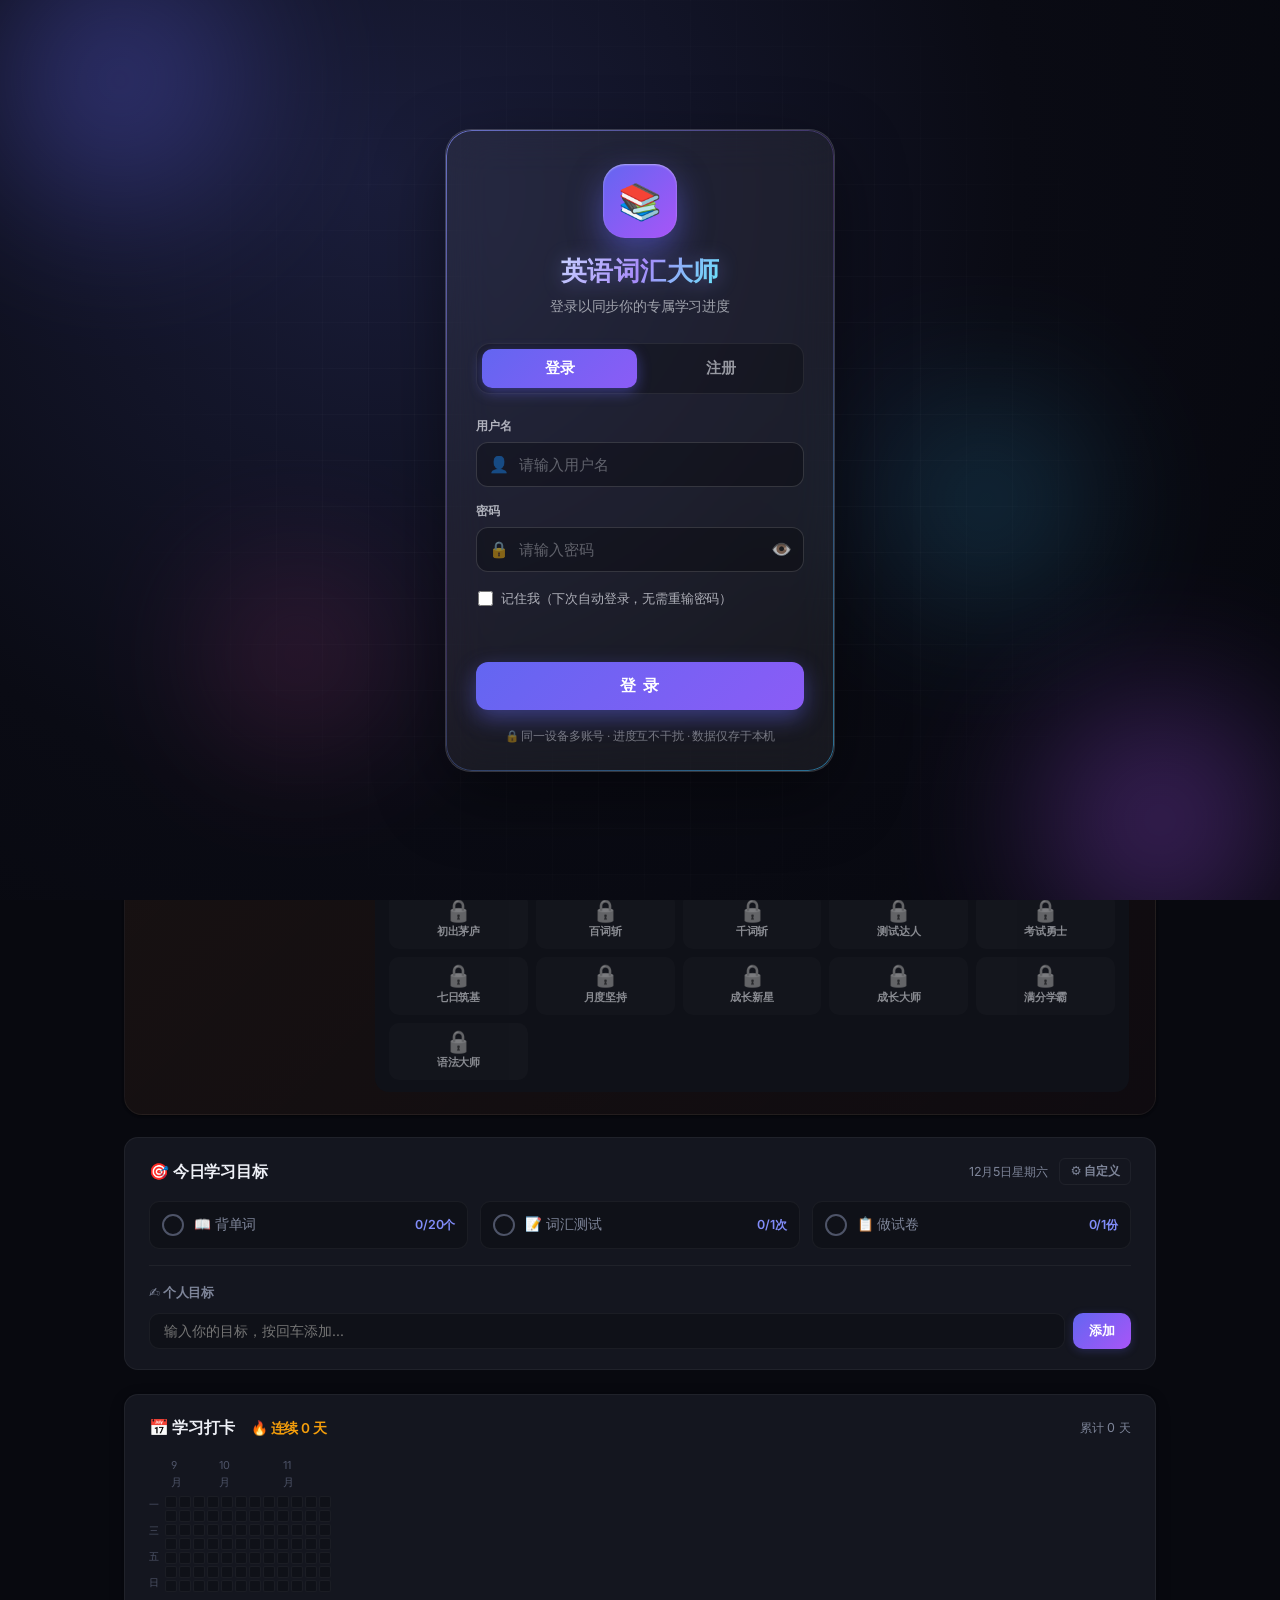
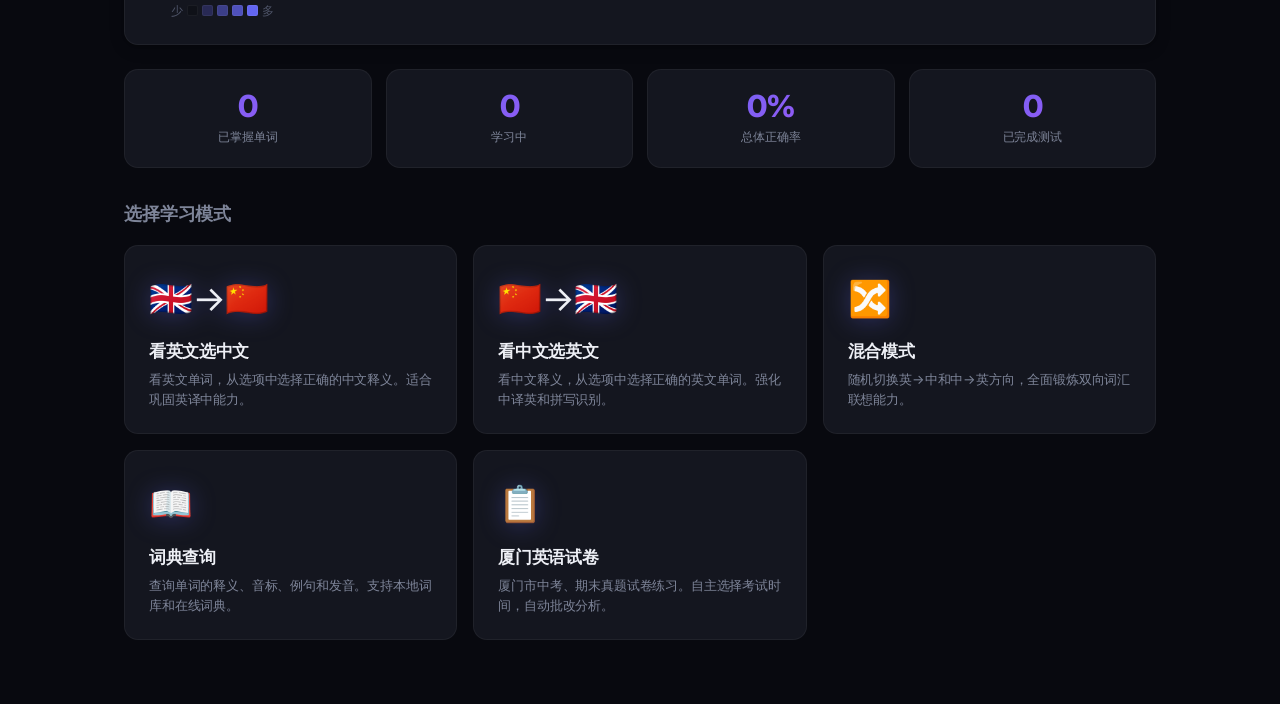
<file: index.html>
<!DOCTYPE html>
<html lang="zh-CN">
<head>
  <meta charset="UTF-8">
  <meta name="viewport" content="width=device-width, initial-scale=1.0">
  <title>英语词汇测试与学习系统</title>
  <link rel="preconnect" href="https://fonts.googleapis.com">
  <link rel="preconnect" href="https://fonts.gstatic.com" crossorigin>
  <link href="https://fonts.googleapis.com/css2?family=Inter:wght@400;500;600;700;800;900&display=swap" rel="stylesheet">
  <link rel="stylesheet" href="style.css">
  <link rel="manifest" href="manifest.json">
  <meta name="theme-color" content="#6c8eef">
  <meta name="apple-mobile-web-app-capable" content="yes">
  <meta name="apple-mobile-web-app-title" content="英语大师">
  <!-- 独立 SW 注册（脱离 app.js）：确保代码更新始终能自动生效，避免崩溃版本阻断 SW 更新自检 -->
  <script>
  (function () {
    if (!('serviceWorker' in navigator)) return;
    var reloaded = false;
    function safeReload() { if (reloaded) return; reloaded = true; location.reload(); }
    navigator.serviceWorker.addEventListener('controllerchange', safeReload);
    window.addEventListener('load', function () {
      navigator.serviceWorker.register('sw.js').then(function (reg) {
        reg.addEventListener('updatefound', function () {
          var w = reg.installing;
          if (!w) return;
          w.addEventListener('statechange', function () {
            if (w.state === 'installed' && navigator.serviceWorker.controller) safeReload();
          });
        });
      }).catch(function () {});
    });
  })();
  </script>
</head>
<body>

<!-- ==================== 登录 / 注册页（首屏，替代封面） ==================== -->
<div class="login-screen" id="login-screen">
  <div class="login-orb login-orb-1"></div>
  <div class="login-orb login-orb-2"></div>
  <div class="login-orb login-orb-3"></div>
  <div class="login-orb login-orb-4"></div>
  <div class="login-grid"></div>
  <div class="login-card">
    <div class="login-brand">
      <div class="login-logo">📚</div>
      <h1 class="login-title">英语词汇大师</h1>
      <p class="login-sub">登录以同步你的专属学习进度</p>
    </div>

    <div class="login-tabs">
      <span class="login-tab-ind" id="login-tab-ind"></span>
      <button type="button" class="login-tab active" id="tab-login" onclick="evmSwitchTab('login')">登录</button>
      <button type="button" class="login-tab" id="tab-register" onclick="evmSwitchTab('register')">注册</button>
    </div>

    <form class="login-form" id="login-form" onsubmit="return evmSubmitLogin(event)">
      <label class="login-field">
        <span class="login-label">用户名</span>
        <div class="login-input-wrap">
          <span class="login-ico">👤</span>
          <input class="login-input" id="login-username" type="text" autocomplete="username" placeholder="请输入用户名" maxlength="20">
        </div>
      </label>
      <label class="login-field">
        <span class="login-label">密码</span>
        <div class="login-input-wrap">
          <span class="login-ico">🔒</span>
          <input class="login-input" id="login-password" type="password" autocomplete="current-password" placeholder="请输入密码" maxlength="64">
          <button type="button" class="login-eye" onclick="evmTogglePw('login-password', this)">👁️</button>
        </div>
      </label>
      <label class="login-remember">
        <input type="checkbox" id="login-remember" checked>
        <span>记住我（下次自动登录，无需重输密码）</span>
      </label>
      <div class="login-err" id="login-form-err"></div>
      <button type="submit" class="login-submit"><span>登 录</span></button>
    </form>

    <form class="login-form" id="register-form" style="display:none" onsubmit="return evmSubmitRegister(event)">
      <label class="login-field">
        <span class="login-label">用户名</span>
        <div class="login-input-wrap">
          <span class="login-ico">👤</span>
          <input class="login-input" id="register-username" type="text" autocomplete="username" placeholder="2 位以上，中英文/数字/下划线" maxlength="20">
        </div>
      </label>
      <label class="login-field">
        <span class="login-label">密码</span>
        <div class="login-input-wrap">
          <span class="login-ico">🔒</span>
          <input class="login-input" id="register-password" type="password" autocomplete="new-password" placeholder="至少 6 位" maxlength="64">
          <button type="button" class="login-eye" onclick="evmTogglePw('register-password', this)">👁️</button>
        </div>
      </label>
      <label class="login-field">
        <span class="login-label">确认密码</span>
        <div class="login-input-wrap">
          <span class="login-ico">🔒</span>
          <input class="login-input" id="register-confirm" type="password" autocomplete="new-password" placeholder="再次输入密码" maxlength="64">
          <button type="button" class="login-eye" onclick="evmTogglePw('register-confirm', this)">👁️</button>
        </div>
      </label>
      <div class="login-err" id="register-form-err"></div>
      <button type="submit" class="login-submit"><span>注 册 并 登 录</span></button>
    </form>

    <p class="login-foot"><span class="login-foot-ico">🔒</span> 同一设备多账号 · 进度互不干扰 · 数据仅存于本机</p>
  </div>
</div>

<!-- ==================== 软件封面 / 启动页 ==================== -->
<div class="app-cover" id="app-cover">
  <div class="cover-orb cover-orb-1"></div>
  <div class="cover-orb cover-orb-2"></div>
  <div class="cover-orb cover-orb-3"></div>
  <div class="cover-orb cover-orb-4"></div>
  <div class="cover-grid"></div>
  <div class="cover-content">
    <div class="cover-logo">📚</div>
    <h1 class="cover-title">英语词汇大师</h1>
    <p class="cover-subtitle">高效英语词汇测试与学习系统</p>
    <p class="cover-tagline">主动回忆 · 间隔重复 · 双向测试 · 即时反馈</p>

    <div class="cover-methods">
      <div class="cover-method" style="--i:0">
        <div class="cover-method-icon">🧠</div>
        <div class="cover-method-title">① 主动回忆</div>
        <div class="cover-method-desc">通过测试而非被动阅读来记忆，效率提升 3 倍以上</div>
      </div>
      <div class="cover-method" style="--i:1">
        <div class="cover-method-icon">🔄</div>
        <div class="cover-method-title">② 间隔重复</div>
        <div class="cover-method-desc">答错的词优先复习，已掌握的词减少出现频率</div>
      </div>
      <div class="cover-method" style="--i:2">
        <div class="cover-method-icon">🔁</div>
        <div class="cover-method-title">③ 双向测试</div>
        <div class="cover-method-desc">英→中与中→英交替练习，建立双向词汇联结</div>
      </div>
      <div class="cover-method" style="--i:3">
        <div class="cover-method-icon">⚡</div>
        <div class="cover-method-title">④ 即时反馈</div>
        <div class="cover-method-desc">每题立即知道对错和正确答案，强化记忆效果</div>
      </div>
    </div>

    <div class="cover-action">
      <button class="cover-enter-btn" id="cover-enter-btn" onclick="enterApp()">🚀 进入应用</button>
      <div class="cover-loading" id="cover-loading" style="display:none">
        <div class="cover-spinner"></div>
        <span class="cover-loading-text">正在进入</span>
      </div>
    </div>
    <p class="cover-foot">基于认知科学原理设计 · 让每一个单词都真正记住</p>
  </div>
</div>

<!-- ==================== 模式选择页（封面后） ==================== -->
<div class="mode-select" id="mode-select" style="display:none">
  <div class="mode-select-orb mode-select-orb-1"></div>
  <div class="mode-select-orb mode-select-orb-2"></div>
  <div class="mode-select-inner">
    <div class="mode-select-kicker">英语词汇大师</div>
    <h1 class="mode-select-title">选择你的学习模式</h1>
    <p class="mode-select-sub">进入系统前，先选一个入口 · 随时可在右上角切换</p>
    <div class="mode-select-grid">
      <button class="mode-select-card" data-mode="standard" onclick="selectMode('standard')">
        <div class="msc-icon">📘</div>
        <div class="msc-body">
          <div class="msc-title">标准版</div>
          <div class="msc-desc">完整的词汇测试与学习系统：测试、试卷、听力、语法、词典、错题本、统计</div>
        </div>
        <div class="msc-tag">日常背词 · 考试通用</div>
      </button>
      <button class="mode-select-card" data-mode="ielts" onclick="selectMode('ielts')">
        <div class="msc-icon">🎓</div>
        <div class="msc-body">
          <div class="msc-title">雅思版</div>
          <div class="msc-desc">一站式雅思备考：分级词汇、口语题库、写作实战批改、评分标准</div>
        </div>
        <div class="msc-tag">雅思考生专属</div>
      </button>
    </div>
    <button class="mode-select-back" onclick="backToCover()">← 返回封面</button>
  </div>
</div>

<!-- ==================== 导航栏 ==================== -->
<nav class="navbar">
  <div class="navbar-brand">
    <span class="logo" id="brand-logo">📚</span>
    <span id="brand-text">英语词汇大师</span>
  </div>
<div class="nav-tabs" id="nav-tabs-standard">
    <button class="nav-tab active" data-page="home">
      <span class="nav-icon">🏠</span>
      <span class="nav-label">首页</span>
    </button>
    <span class="nav-divider"></span>
    <button class="nav-tab" data-page="test">
      <span class="nav-icon">📝</span>
      <span class="nav-label">测试</span>
    </button>
    <button class="nav-tab" data-page="exam">
      <span class="nav-icon">📋</span>
      <span class="nav-label">试卷</span>
    </button>
    <span class="nav-divider"></span>
    <button class="nav-tab" data-page="listening">
      <span class="nav-icon">🎧</span>
      <span class="nav-label">听力</span>
    </button>
    <button class="nav-tab" data-page="grammar">
      <span class="nav-icon">📐</span>
      <span class="nav-label">语法</span>
    </button>
    <button class="nav-tab" data-page="dict">
      <span class="nav-icon">📖</span>
      <span class="nav-label">词典</span>
    </button>
    <span class="nav-divider"></span>
    <button class="nav-tab" data-page="wrong">
      <span class="nav-icon">❌</span>
      <span class="nav-label">错题本</span>
    </button>
    <button class="nav-tab" data-page="stats">
      <span class="nav-icon">📊</span>
      <span class="nav-label">统计</span>
    </button>
</div>
  <div class="navbar-actions">
    <button class="nav-streak-flame" id="nav-streak-flame" onclick="goToHuobao()" title="连续打卡 · 点击查看火宝宝">
      <span class="nav-flame-mini" id="nav-flame-mini"></span><span class="nav-streak-num" id="nav-streak-num">0</span>
    </button>
    <button class="nav-mode-switch" onclick="showModeSelect()" title="切换学习模式">
      <span class="nav-icon">🔀</span>
      <span class="nav-label">模式</span>
    </button>
    <button class="theme-toggle" onclick="toggleTheme()" title="切换主题">🌙</button>
    <button class="nav-settings-btn" id="nav-settings-btn" style="display:none" onclick="evmOpenSettings()" title="设置">⚙️</button>
    <div class="nav-user" id="nav-user" style="display:none" onclick="evmToggleUserMenu(event)">
      <span class="nav-user-avatar" id="nav-user-avatar">U</span>
      <span class="nav-user-name" id="nav-user-name">用户</span>
      <span class="nav-user-caret">▾</span>
      <div class="nav-user-menu" id="nav-user-menu" onclick="event.stopPropagation()">
        <div class="nav-user-menu-name" id="nav-user-menu-name">用户</div>
        <div class="nav-user-menu-hint">进度已保存在本账号</div>
        <button type="button" class="nav-user-menu-item" onclick="evmLogout()">🚪 退出登录</button>
      </div>
    </div>
  </div>
</nav>

<!-- ==================== 设置弹窗 ==================== -->
<div class="settings-overlay" id="settings-overlay" onclick="evmCloseSettingsOnOverlay(event)">
  <div class="settings-modal" onclick="event.stopPropagation()">
    <div class="settings-header">
      <h2>⚙️ 设置</h2>
      <button type="button" class="settings-close" onclick="evmCloseSettings()" title="关闭">✕</button>
    </div>

    <div class="settings-tabs">
      <button type="button" class="settings-tab active" data-stab="profile" onclick="evmSwitchSettingsTab('profile')">账号资料</button>
      <button type="button" class="settings-tab" data-stab="security" onclick="evmSwitchSettingsTab('security')">安全</button>
    </div>

    <!-- 账号资料 -->
    <div class="settings-panel" id="settings-panel-profile">
      <div class="settings-avatar-preview" id="settings-avatar-preview">U</div>

      <div class="settings-field">
        <label class="settings-label">头像</label>
        <div class="settings-avatar-grid" id="settings-avatar-grid"></div>
        <div class="settings-avatar-actions">
          <button type="button" class="settings-upload-btn" onclick="document.getElementById('settings-avatar-file').click()">📷 上传图片</button>
          <button type="button" class="settings-clear-btn" onclick="evmClearAvatar()">恢复默认</button>
          <input type="file" id="settings-avatar-file" accept="image/*" style="display:none" onchange="evmPickAvatarImg(this)">
        </div>
      </div>

      <div class="settings-field">
        <label class="settings-label">头像颜色</label>
        <div class="settings-color-row" id="settings-color-row"></div>
      </div>

      <div class="settings-field">
        <label class="settings-label">昵称（显示名）</label>
        <input class="settings-input" id="settings-nickname" type="text" maxlength="20" placeholder="给自己起个昵称">
        <p class="settings-hint">登录账号名不可更改，仅修改此处显示名称</p>
      </div>

      <button type="button" class="settings-save" onclick="evmSaveProfile()">保存资料</button>
    </div>

    <!-- 安全 -->
    <div class="settings-panel" id="settings-panel-security" style="display:none">
      <div class="settings-field">
        <label class="settings-label">当前密码</label>
        <div class="settings-input-wrap">
          <input class="settings-input" id="settings-old-pw" type="password" placeholder="请输入当前密码" maxlength="64">
          <button type="button" class="settings-eye" onclick="evmTogglePw('settings-old-pw', this)">👁️</button>
        </div>
      </div>
      <div class="settings-field">
        <label class="settings-label">新密码</label>
        <div class="settings-input-wrap">
          <input class="settings-input" id="settings-new-pw" type="password" placeholder="至少 6 位" maxlength="64">
          <button type="button" class="settings-eye" onclick="evmTogglePw('settings-new-pw', this)">👁️</button>
        </div>
      </div>
      <div class="settings-field">
        <label class="settings-label">确认新密码</label>
        <div class="settings-input-wrap">
          <input class="settings-input" id="settings-new-pw2" type="password" placeholder="再次输入新密码" maxlength="64">
          <button type="button" class="settings-eye" onclick="evmTogglePw('settings-new-pw2', this)">👁️</button>
        </div>
      </div>
      <div class="settings-err" id="settings-pw-err"></div>
      <button type="button" class="settings-save" onclick="evmChangePassword()">更新密码</button>
    </div>
  </div>
</div>

<!-- ==================== 主容器 ==================== -->
<div class="container">

  <!-- ==================== 首页 ==================== -->
  <div class="page active" id="page-home">
    <div class="hero">
      <h1>英语词汇大师</h1>
      <p>主动回忆 · 间隔重复 · 双向测试 · 即时反馈</p>
    </div>

    <!-- 火宝宝 连续打卡奖励系统 -->
    <div id="huobao-card"></div>

    <!-- 每日学习目标 -->
    <div class="daily-goals" id="daily-goals"></div>

    <!-- 学习打卡日历 -->
    <div class="study-calendar-wrapper" id="study-calendar"></div>

    <!-- 统计概览 -->
    <div class="stats-grid">
      <div class="stat-card">
        <div class="stat-value" id="stat-mastered">0</div>
        <div class="stat-label">已掌握单词</div>
      </div>
      <div class="stat-card">
        <div class="stat-value" id="stat-learning">0</div>
        <div class="stat-label">学习中</div>
      </div>
      <div class="stat-card">
        <div class="stat-value" id="stat-accuracy">0%</div>
        <div class="stat-label">总体正确率</div>
      </div>
      <div class="stat-card">
        <div class="stat-value" id="stat-tests">0</div>
        <div class="stat-label">已完成测试</div>
      </div>
    </div>

    <!-- 模式选择 -->
    <h2 style="font-size:1.1rem; margin-bottom:16px; color:var(--text-secondary)">选择学习模式</h2>
    <div class="mode-grid">
      <div class="mode-card" data-mode="en2cn">
        <div class="mode-icon">🇬🇧→🇨🇳</div>
        <div class="mode-title">看英文选中文</div>
        <div class="mode-desc">看英文单词，从选项中选择正确的中文释义。适合巩固英译中能力。</div>
      </div>
      <div class="mode-card" data-mode="cn2en">
        <div class="mode-icon">🇨🇳→🇬🇧</div>
        <div class="mode-title">看中文选英文</div>
        <div class="mode-desc">看中文释义，从选项中选择正确的英文单词。强化中译英和拼写识别。</div>
      </div>
      <div class="mode-card" data-mode="mixed">
        <div class="mode-icon">🔀</div>
        <div class="mode-title">混合模式</div>
        <div class="mode-desc">随机切换英→中和中→英方向，全面锻炼双向词汇联想能力。</div>
      </div>
      <div class="mode-card" data-mode="dictionary">
        <div class="mode-icon">📖</div>
        <div class="mode-title">词典查询</div>
        <div class="mode-desc">查询单词的释义、音标、例句和发音。支持本地词库和在线词典。</div>
      </div>
      <div class="mode-card" data-mode="exam">
        <div class="mode-icon">📋</div>
        <div class="mode-title">厦门英语试卷</div>
        <div class="mode-desc">厦门市中考、期末真题试卷练习。自主选择考试时间，自动批改分析。</div>
      </div>
    </div>

  </div>

  <!-- ==================== 测试配置页 ==================== -->
  <div class="page" id="page-test">
    <div id="page-test-config" class="active">
      <h2 style="font-size:1.4rem; margin-bottom:24px">📝 测试配置</h2>

      <div class="card">
        <!-- 选题方式 -->
        <div class="config-group">
          <div class="config-label">选题方式</div>
          <div class="option-row">
            <button class="option-btn" data-config="selectMode" data-value="random">🎲 随机出题</button>
            <button class="option-btn" data-config="selectMode" data-value="custom">✋ 自选词汇</button>
          </div>
        </div>

        <!-- 方向 -->
        <div class="config-group">
          <div class="config-label">测试方向</div>
          <div class="option-row">
            <button class="option-btn" data-config="direction" data-value="en2cn">🇬🇧→🇨🇳 看英文选中文</button>
            <button class="option-btn" data-config="direction" data-value="cn2en">🇨🇳→🇬🇧 看中文选英文</button>
            <button class="option-btn" data-config="direction" data-value="mixed">🔀 混合方向</button>
          </div>
        </div>

        <!-- 格式 -->
        <div class="config-group">
          <div class="config-label">测试格式</div>
          <div class="option-row">
            <button class="option-btn" data-config="format" data-value="choice">📋 选择题（四选一）</button>
            <button class="option-btn" data-config="format" data-value="recall">✍️ 回忆自评（输入后自评）</button>
          </div>
        </div>

        <!-- 教材版本 -->
        <div class="config-group" id="config-textbook">
          <div class="config-label">教材版本</div>
          <div class="option-row">
            <button class="option-btn" data-config="textbookVersion" data-value="pep">📘 人教版 (PEP)</button>
            <button class="option-btn" data-config="textbookVersion" data-value="renai">📗 仁爱版 (初中)</button>
          </div>
        </div>

        <!-- 难度（仅随机模式显示） -->
        <div class="config-group" id="config-level">
          <div class="config-label">难度级别</div>
          <div class="option-row">
            <button class="option-btn" data-config="level" data-value="0">全部级别</button>
            <button class="option-btn" data-config="level" data-value="1">⭐ 小学 (3-6年级)</button>
            <button class="option-btn" data-config="level" data-value="2">⭐⭐ 初中 (7-9年级)</button>
            <button class="option-btn" data-config="level" data-value="3">⭐⭐⭐ 高中 (必修1-3)</button>
          </div>
        </div>

        <!-- 题量（仅随机模式显示） -->
        <div class="config-group" id="config-count">
          <div class="config-label">每轮题数</div>
          <div class="option-row">
            <button class="option-btn" data-config="count" data-value="10">10 题</button>
            <button class="option-btn" data-config="count" data-value="20">20 题</button>
            <button class="option-btn" data-config="count" data-value="30">30 题</button>
            <button class="option-btn" data-config="count" data-value="50">50 题</button>
          </div>
        </div>

        <!-- 自选词汇面板（仅自选模式显示） -->
        <div class="config-group" id="config-custom" style="display:none;">
          <div class="config-label">选择要测试的词汇</div>
          <div class="word-picker">
            <!-- 搜索与操作栏 -->
            <div class="word-picker-toolbar">
              <input type="text" class="word-picker-search" id="word-picker-search"
                     placeholder="搜索单词或释义..." oninput="filterWordPicker()">
              <select class="word-picker-filter" id="word-picker-filter" onchange="filterWordPicker()">
                <option value="0">全部级别</option>
                <option value="1">小学</option>
                <option value="2">初中</option>
                <option value="3">高中</option>
              </select>
            </div>
            <div class="word-picker-actions">
              <button class="btn btn-ghost btn-sm" onclick="selectAllWords(true)">✅ 全选</button>
              <button class="btn btn-ghost btn-sm" onclick="selectAllWords(false)">❌ 全不选</button>
              <button class="btn btn-ghost btn-sm" onclick="invertWordSelection()">🔄 反选</button>
              <span class="word-picker-count" id="word-picker-count">已选 0 词</span>
            </div>
            <!-- 词汇列表 -->
            <div class="word-picker-list" id="word-picker-list"></div>
          </div>
        </div>

        <div class="text-center mt-20">
          <button class="btn btn-primary btn-lg" onclick="startTest()">
            🚀 开始测试
          </button>
        </div>
      </div>

      <!-- 提示 -->
      <div class="card mt-20" style="background:var(--bg-secondary)">
        <div style="font-size:0.88rem; color:var(--text-secondary); line-height:1.7">
          <strong>💡 测试说明：</strong><br>
          • <strong>选择题</strong>：快速测试，适合大量练习，四选一形式<br>
          • <strong>回忆自评</strong>：先在脑中回忆答案再揭晓，自我评判对错，记忆效果更佳<br>
          • 系统会<strong>智能优先</strong>出你常错的词和新词，已掌握的词减少出现<br>
          • 答错的词可以在测试结束后在"错词复习"中查看<br>
          • 所有进度自动保存在本地，关闭浏览器也不会丢失
        </div>
      </div>
    </div>

    <!-- ==================== 测试进行页 ==================== -->
    <div id="page-test-running" style="display:none;">
      <!-- 测试头部 -->
      <div class="test-header">
        <div class="test-progress">
          <div class="progress-bar">
            <div class="progress-fill" id="test-progress-fill" style="width:0%"></div>
          </div>
          <span class="progress-text" id="test-progress-text">1 / 20</span>
        </div>
        <div class="score-badge">
          <div class="score-item">
            <div class="score-num correct" id="test-correct-count">0</div>
            <div class="score-label">正确</div>
          </div>
          <div class="score-item">
            <div class="score-num wrong" id="test-wrong-count">0</div>
            <div class="score-label">错误</div>
          </div>
        </div>
      </div>

      <!-- 反馈条 -->
      <div class="feedback-bar" id="feedback-bar"></div>

      <!-- 题目卡片 -->
      <div class="question-card">
        <span class="question-tag" id="question-tag">英 → 中</span>
        <div class="question-word" id="question-word">word</div>
        <div class="question-phonetic" id="question-phonetic">/wɜːd/</div>
        <div class="question-pos" id="question-pos">n.</div>
      </div>

      <!-- 题目主体（选项/输入） -->
      <div id="question-body"></div>

      <!-- 返回按钮 -->
      <div class="text-center mt-20">
        <button class="btn btn-ghost" onclick="backToConfig()">← 返回配置</button>
      </div>
    </div>
  </div>

  <!-- ==================== 测试结果页 ==================== -->
  <div class="page" id="page-result">
    <div class="card result-card">
      <div style="font-size:3rem; margin-bottom:8px" id="result-emoji">🎉</div>
      <div class="result-score excellent" id="result-score">100%</div>
      <div class="result-msg" id="result-msg">太棒了！</div>

      <div class="result-breakdown">
        <div class="result-stat">
          <div class="result-stat-num" style="color:var(--success)" id="result-correct">18</div>
          <div class="result-stat-label">答对</div>
        </div>
        <div class="result-stat">
          <div class="result-stat-num" style="color:var(--danger)" id="result-wrong">2</div>
          <div class="result-stat-label">答错</div>
        </div>
        <div class="result-stat">
          <div class="result-stat-num" id="result-total">20</div>
          <div class="result-stat-label">总题数</div>
        </div>
        <div class="result-stat">
          <div class="result-stat-num" style="color:var(--accent)" id="result-time">2'30"</div>
          <div class="result-stat-label">用时</div>
        </div>
      </div>

      <!-- 错词复习 -->
      <div class="review-list" id="result-review-list"></div>

      <!-- 操作按钮 -->
      <div class="result-actions">
        <button class="btn btn-ghost" onclick="backToHome()">🏠 返回首页</button>
        <button class="btn btn-primary" onclick="restartTest()">🔄 再测一轮</button>
      </div>
    </div>
  </div>

  <!-- ==================== 试卷列表页 ==================== -->
  <div class="page" id="page-exam">
    <div id="exam-list-view">
      <h2 style="font-size:1.4rem; margin-bottom:8px">📋 英语试卷库</h2>
      <p style="color:var(--text-secondary); margin-bottom:16px; font-size:0.9rem">100份试卷 · 覆盖小学到高中 · 选择试卷开始练习，系统自动批改并生成详细分析报告</p>

      <!-- 搜索筛选栏 -->
      <div style="display:flex; gap:12px; margin-bottom:20px; flex-wrap:wrap;">
        <input type="text" id="exam-search" placeholder="🔍 搜索试卷名称、地区..." 
               style="flex:1; min-width:200px; padding:10px 16px; background:var(--bg-card); border:1px solid var(--border); border-radius:var(--radius); color:var(--text-primary); font-size:0.9rem;"
               oninput="filterExams()">
        <select id="exam-filter-stage" style="padding:10px 16px; background:var(--bg-card); border:1px solid var(--border); border-radius:var(--radius); color:var(--text-primary); font-size:0.9rem;" onchange="filterExams()">
          <option value="">全部学段</option>
          <option value="小学">小学</option>
          <option value="初中">初中</option>
          <option value="高中">高中</option>
        </select>
        <select id="exam-filter-type" style="padding:10px 16px; background:var(--bg-card); border:1px solid var(--border); border-radius:var(--radius); color:var(--text-primary); font-size:0.9rem;" onchange="filterExams()">
          <option value="">全部类型</option>
          <option value="期末考试">期末考试</option>
          <option value="期中考试">期中考试</option>
          <option value="月考">月考</option>
          <option value="模拟考试">模拟考试</option>
          <option value="中考真题">中考真题</option>
          <option value="中考模拟">中考模拟</option>
          <option value="单元测试">单元测试</option>
        </select>
      </div>
      <div id="exam-count" style="color:var(--text-secondary); font-size:0.82rem; margin-bottom:12px;"></div>
      <div id="exam-cards"></div>
    </div>

    <!-- 试卷考试视图 -->
    <div id="exam-taking-view" style="display:none;">
      <!-- 考试头部 -->
      <div class="exam-header">
        <div class="exam-info-bar">
          <span class="exam-title-text" id="exam-taking-title"></span>
          <span class="exam-timer" id="exam-timer">⏱️ 00:00:00</span>
        </div>
        <div class="exam-progress-bar">
          <div class="progress-fill" id="exam-progress-fill" style="width:0%"></div>
        </div>
        <div class="exam-progress-text" id="exam-progress-text">已答 0 / 0 题</div>
      </div>

      <!-- 题目区域 -->
      <div id="exam-questions-container"></div>

      <!-- 提交按钮 -->
      <div class="text-center mt-20" id="exam-submit-area">
        <button class="btn btn-ghost" onclick="exitExam()">← 退出考试</button>
        <button class="btn btn-primary btn-lg" onclick="submitExam()">✅ 提交试卷</button>
      </div>
    </div>

    <!-- 试卷结果视图 -->
    <div id="exam-result-view" style="display:none;">
      <div class="card result-card">
        <div style="font-size:3rem; margin-bottom:8px" id="exam-result-emoji">🎉</div>
        <div class="result-score excellent" id="exam-result-score">0分</div>
        <div class="result-msg" id="exam-result-msg"></div>

        <div class="result-breakdown">
          <div class="result-stat">
            <div class="result-stat-num" style="color:var(--success)" id="exam-result-correct">0</div>
            <div class="result-stat-label">答对</div>
          </div>
          <div class="result-stat">
            <div class="result-stat-num" style="color:var(--danger)" id="exam-result-wrong">0</div>
            <div class="result-stat-label">答错</div>
          </div>
          <div class="result-stat">
            <div class="result-stat-num" id="exam-result-total">0</div>
            <div class="result-stat-label">总题数</div>
          </div>
          <div class="result-stat">
            <div class="result-stat-num" style="color:var(--accent)" id="exam-result-time">0'00"</div>
            <div class="result-stat-label">用时</div>
          </div>
        </div>

        <!-- 分析报告 -->
        <div class="exam-analysis" id="exam-analysis"></div>

        <!-- 题目详情 -->
        <div class="exam-review-list" id="exam-review-list"></div>

        <!-- 操作按钮 -->
        <div class="result-actions">
          <button class="btn btn-ghost" onclick="backToExamList()">📋 返回试卷列表</button>
          <button class="btn btn-primary" onclick="retakeExam()">🔄 重做试卷</button>
        </div>
      </div>
    </div>
  </div>

  <!-- ==================== 听力练习页 ==================== -->
  <div class="page" id="page-listening">
    <h2 style="font-size:1.4rem; margin-bottom:8px">🎧 听力练习</h2>
    <p style="color:var(--text-secondary); margin-bottom:20px; font-size:0.9rem">三种题型训练英语听力：听词选义 / 听音拼写 / 听句选义，支持语速调节与答题复盘</p>

    <div class="card" id="listening-setup">
      <div class="config-group">
        <div class="config-label">题型</div>
        <div class="option-row" id="listening-type-options">
          <button class="option-btn active" data-type="word">🎯 听词选义</button>
          <button class="option-btn" data-type="spell">✍️ 听音拼写</button>
          <button class="option-btn" data-type="sentence">📚 听句选义</button>
        </div>
      </div>
      <div class="config-group">
        <div class="config-label">难度级别</div>
        <div class="option-row" id="listening-level-options">
          <button class="option-btn active" data-level="1">⭐ 小学</button>
          <button class="option-btn" data-level="2">⭐⭐ 初中</button>
          <button class="option-btn" data-level="3">⭐⭐⭐ 高中</button>
        </div>
      </div>
      <div class="config-group">
        <div class="config-label">语速</div>
        <div class="option-row" id="listening-speed-options">
          <button class="option-btn" data-speed="0.6">🐢 慢速</button>
          <button class="option-btn active" data-speed="0.9">✅ 正常</button>
          <button class="option-btn" data-speed="1.2">🐇 快速</button>
        </div>
      </div>
      <div class="config-group">
        <div class="config-label">题数</div>
        <div class="option-row" id="listening-count-options">
          <button class="option-btn" data-count="5">5 题</button>
          <button class="option-btn active" data-count="10">10 题</button>
          <button class="option-btn" data-count="20">20 题</button>
        </div>
      </div>
      <div class="listening-best" id="listening-best">📊 还没有练习记录，开始第一轮吧！</div>
      <div class="text-center mt-20">
        <button class="btn btn-primary btn-lg" onclick="startListening()">🎧 开始听力</button>
      </div>
    </div>

    <div id="listening-running" style="display:none;">
      <div class="test-header">
        <div class="test-progress">
          <div class="progress-bar"><div class="progress-fill" id="listening-progress-fill" style="width:0%"></div></div>
          <span class="progress-text" id="listening-progress-text">1 / 10</span>
        </div>
        <div class="score-badge">
          <div class="score-item"><div class="score-num correct" id="listening-correct">0</div><div class="score-label">正确</div></div>
          <div class="score-item"><div class="score-num wrong" id="listening-wrong">0</div><div class="score-label">错误</div></div>
        </div>
      </div>
      <div class="question-card">
        <span class="question-tag">🎧 听力题</span>
        <div style="font-size:0.85rem;color:var(--text-secondary);margin-bottom:16px;">点击下方按钮播放音频，然后选择你听到的内容</div>
        <button class="btn btn-primary btn-lg" id="play-audio-btn" onclick="playListeningAudio()" style="font-size:1.5rem;padding:16px 40px;">🔊 播放</button>
        <div style="font-size:0.78rem;color:var(--text-muted);margin-top:12px;">提示：可以多次点击播放</div>
      </div>
      <div id="listening-options"></div>
      <div class="text-center mt-20">
        <button class="btn btn-ghost" onclick="exitListening()">← 退出</button>
      </div>
    </div>
  </div>

  <!-- ==================== 语法专题页 ==================== -->
  <div class="page" id="page-grammar">
    <h2 style="font-size:1.4rem; margin-bottom:8px">📐 语法专题</h2>
    <p style="color:var(--text-secondary); margin-bottom:20px; font-size:0.9rem">系统学习英语语法，每个专题含讲解、例句和练习题</p>
    <div id="grammar-tools" class="grammar-tools">
      <div class="grammar-search-wrap">
        <span class="grammar-search-icon">🔍</span>
        <input id="grammar-search" class="grammar-search" type="text" placeholder="搜索语法专题（如：时态、被动、从句）" oninput="filterGrammarTopics(this.value)">
      </div>
      <span class="grammar-progress" id="grammar-progress"></span>
    </div>
    <div id="grammar-topics"></div>
  </div>

  <!-- ==================== 错题本页 ==================== -->
  <div class="page" id="page-wrong">
    <h2 style="font-size:1.4rem; margin-bottom:8px">❌ 错题本</h2>
    <p style="color:var(--text-secondary); margin-bottom:20px; font-size:0.9rem">自动收集所有测试和试卷中的错题，反复练习直到掌握</p>

    <!-- 统计 -->
    <div class="wrong-book-stats" id="wrong-stats"></div>

    <!-- 工具栏 -->
    <div class="wrong-book-toolbar">
      <select id="wrong-filter-kp" style="padding:8px 14px; background:var(--bg-card); border:1px solid var(--border); border-radius:var(--radius); color:var(--text-primary); font-size:0.85rem;" onchange="renderWrongBook()">
        <option value="">全部知识点</option>
      </select>
      <select id="wrong-filter-source" style="padding:8px 14px; background:var(--bg-card); border:1px solid var(--border); border-radius:var(--radius); color:var(--text-primary); font-size:0.85rem;" onchange="renderWrongBook()">
        <option value="">全部来源</option>
        <option value="test">词汇测试</option>
        <option value="exam">试卷</option>
        <option value="grammar">语法互动</option>
      </select>
      <label style="display:flex; align-items:center; gap:6px; font-size:0.85rem; color:var(--text-secondary); cursor:pointer;">
        <input type="checkbox" id="wrong-show-mastered" onchange="renderWrongBook()"> 显示已掌握
      </label>
      <button class="btn btn-ghost btn-sm" onclick="clearAllWrong()">🗑️ 清空错题本</button>
      <span style="margin-left:auto; font-size:0.82rem; color:var(--text-secondary);">
        <span class="kbd">A</span><span class="kbd">B</span><span class="kbd">C</span><span class="kbd">D</span> 键盘答题
      </span>
    </div>

    <!-- 错题列表 -->
    <div id="wrong-list"></div>
  </div>

  <!-- ==================== 词典页 ==================== -->
  <div class="page" id="page-dict">
    <h2 style="font-size:1.4rem; margin-bottom:24px">📖 词典查询</h2>

    <!-- 搜索框 -->
    <div class="dict-search-wrapper">
      <span class="dict-search-icon">🔍</span>
      <input type="text" class="dict-search-box" id="dict-search"
             placeholder="输入英文单词或中文释义，按回车搜索...">
      <button class="btn btn-primary" id="dict-search-btn"
              style="position:absolute; right:8px; top:50%; transform:translateY(-50%); padding:10px 20px;">
        搜索
      </button>
    </div>

    <!-- 搜索结果 -->
    <div class="dict-result" id="dict-result"></div>

    <!-- 快捷词表 -->
    <div class="quick-words">
      <div class="quick-words-title">💡 随机单词 — 点击查看详情</div>
      <div class="quick-words-grid" id="quick-words-grid"></div>
    </div>
  </div>

  <!-- ==================== 统计页 ==================== -->
  <div class="page" id="page-stats">
    <h2 style="font-size:1.4rem; margin-bottom:24px">📊 学习统计</h2>

    <!-- 概览 -->
    <div class="stats-overview">
      <div class="overview-card">
        <div class="overview-icon">✅</div>
        <div class="overview-value" id="stat-overview-mastered">0</div>
        <div class="overview-label">已掌握</div>
      </div>
      <div class="overview-card">
        <div class="overview-icon">📖</div>
        <div class="overview-value" id="stat-overview-learning">0</div>
        <div class="overview-label">学习中</div>
      </div>
      <div class="overview-card">
        <div class="overview-icon">🆕</div>
        <div class="overview-value" id="stat-overview-new">300</div>
        <div class="overview-label">未学习</div>
      </div>
      <div class="overview-card">
        <div class="overview-icon">🎯</div>
        <div class="overview-value" id="stat-overview-accuracy">0%</div>
        <div class="overview-label">正确率</div>
      </div>
      <div class="overview-card">
        <div class="overview-icon">📝</div>
        <div class="overview-value" id="stat-overview-reviews">0</div>
        <div class="overview-label">总答题数</div>
      </div>
      <div class="overview-card">
        <div class="overview-icon">🏁</div>
        <div class="overview-value" id="stat-overview-tests">0</div>
        <div class="overview-label">测试次数</div>
      </div>
    </div>

    <!-- 掌握度分布 -->
    <div class="card mb-20">
      <div class="card-title">📈 词汇掌握度分布</div>
      <div class="card-desc">你的词汇掌握进度</div>
      <div class="mastery-section">
        <div class="mastery-bar" id="mastery-bar"></div>
        <div class="mastery-legend">
          <span><span class="legend-dot" style="background:var(--success)"></span>已掌握</span>
          <span><span class="legend-dot" style="background:var(--warning)"></span>学习中</span>
          <span><span class="legend-dot" style="background:var(--text-muted)"></span>未学习</span>
        </div>
      </div>
    </div>

    <!-- 按级别统计 -->
    <div class="card mb-20">
      <div class="card-title">📊 各级别进度</div>
      <div class="card-desc">不同难度级别的掌握情况</div>
      <div id="level-breakdown"></div>
    </div>

    <!-- 测试历史 -->
    <div class="card mb-20">
      <div class="card-title">🕐 最近测试记录</div>
      <div class="card-desc">最近的15次测试成绩</div>
      <div class="history-list" id="history-list"></div>
    </div>

    <!-- 重置 -->
    <div class="text-center mt-20">
      <button class="btn btn-ghost" id="reset-btn">🗑️ 清除所有记录</button>
    </div>
  </div>

  <!-- ==================== 雅思专项页 ==================== -->
  <div class="page" id="page-ielts">
    <h2 style="font-size:1.4rem; margin-bottom:8px">🎓 雅思专项学习</h2>
    <p style="color:var(--text-secondary); margin-bottom:20px; font-size:0.9rem">词汇 · 口语 · 写作 · 评分标准，一站式雅思备考</p>

    <!-- 火宝宝 连续打卡奖励系统（雅思页常驻） -->
    <div id="huobao-card-ielts" class="huobao-card-ielts"></div>

    <!-- 子标签 -->
    <div class="ielts-tabs" id="ielts-tabs">
      <button class="ielts-tab active" data-ielts="vocab" onclick="switchIELTS('vocab')">📚 词汇</button>
      <button class="ielts-tab" data-ielts="speaking" onclick="switchIELTS('speaking')">🗣️ 口语</button>
      <button class="ielts-tab" data-ielts="writing" onclick="switchIELTS('writing')">✍️ 写作</button>
      <button class="ielts-tab" data-ielts="bands" onclick="switchIELTS('bands')">📊 评分标准</button>
    </div>

    <!-- 词汇子模块 -->
    <div class="ielts-panel active" id="ielts-vocab">
      <div class="ielts-subtabs" id="ielts-vocab-subtabs" style="margin-bottom:14px">
        <button class="ielts-subtab active" data-vvocab="topic" onclick="switchIeltsVocabView('topic')">📑 按主题</button>
        <button class="ielts-subtab" data-vvocab="level" onclick="switchIeltsVocabView('level')">🌈 按级别 A1→C2</button>
      </div>
      <div id="ielts-vocab-home"></div>
      <div id="ielts-vocab-study" style="display:none"></div>
    </div>

    <!-- 口语子模块 -->
    <div class="ielts-panel" id="ielts-speaking" style="display:none">
      <div class="ielts-subtabs" id="ielts-speaking-sub">
        <button class="ielts-subtab active" data-part="part1" onclick="switchSpeaking('part1')">Part 1 日常</button>
        <button class="ielts-subtab" data-part="part2" onclick="switchSpeaking('part2')">Part 2 独白</button>
        <button class="ielts-subtab" data-part="part3" onclick="switchSpeaking('part3')">Part 3 讨论</button>
      </div>
      <div id="ielts-speaking-list"></div>
    </div>

    <!-- 写作子模块 -->
    <div class="ielts-panel" id="ielts-writing" style="display:none">
      <div class="ielts-subtabs" id="ielts-writing-sub">
        <button class="ielts-subtab active" data-task="task1" onclick="switchWriting('task1')">Task 1 图表</button>
        <button class="ielts-subtab" data-task="task2" onclick="switchWriting('task2')">Task 2 议论文</button>
        <button class="ielts-subtab" data-task="phrases" onclick="switchWriting('phrases')">高分短语</button>
      </div>
      <div id="ielts-writing-view"></div>
    </div>

    <!-- 评分标准子模块 -->
    <div class="ielts-panel" id="ielts-bands" style="display:none">
      <div id="ielts-bands-view"></div>
    </div>
  </div>

</div>

<!-- 雅思单词卡打印区（导出 PDF 用，默认隐藏） -->
<div id="ielts-print-area" style="display:none"></div>

  <script src="words.js"></script>
  <script src="words_renai.js"></script>
  <script src="exams.js"></script>
<script src="ielts.js"></script>
<script src="app.js"></script>
</body>
</html>
</file>
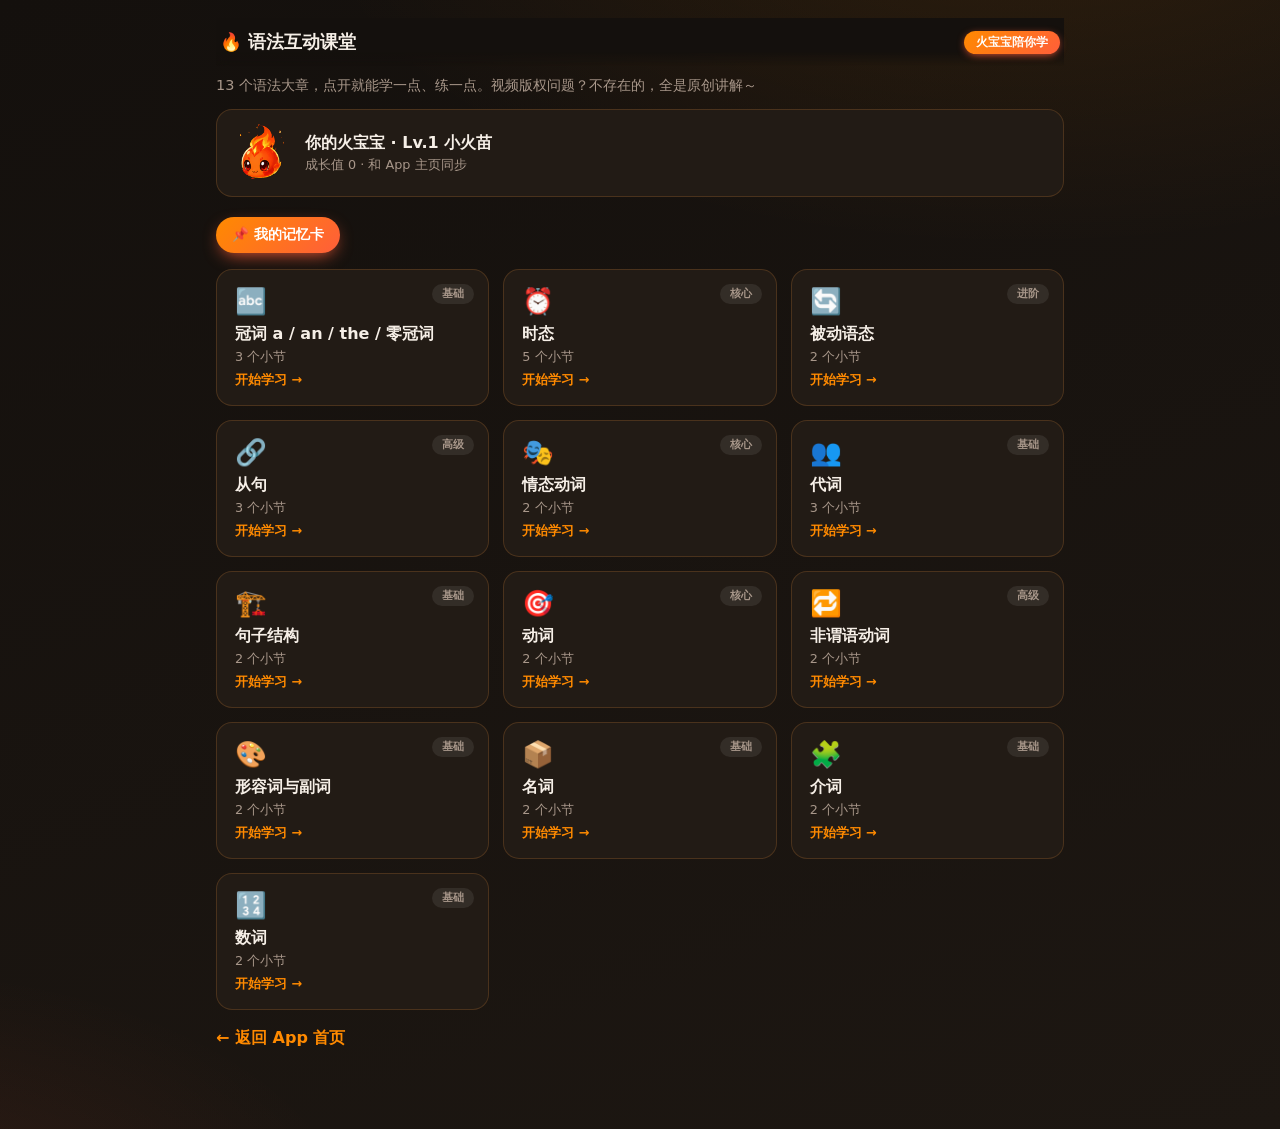
<file: grammar/index.html>
<!DOCTYPE html>
<html lang="zh-CN">
<head>
  <meta charset="UTF-8">
  <meta name="viewport" content="width=device-width, initial-scale=1.0">
  <title>语法互动 · 全部章节</title>
  <link rel="stylesheet" href="grammar-common.css">
  <style>
    .gm-grid { display: grid; grid-template-columns: repeat(auto-fill, minmax(220px, 1fr)); gap: 14px; margin-top: 16px; }
    .gm-chap {
      display: block; text-decoration: none; color: var(--text-primary);
      background: var(--bg-card); border: 1px solid var(--border); border-radius: 16px;
      padding: 16px 18px; transition: var(--transition-fast); position: relative;
    }
    .gm-chap:hover { border-color: var(--huo-color); transform: translateY(-3px); box-shadow: 0 10px 26px -12px var(--huo-2); }
    .gm-chap .gm-chap-ic { font-size: 1.6rem; }
    .gm-chap .gm-chap-t { font-weight: 800; font-size: 1rem; margin: 8px 0 4px; }
    .gm-chap .gm-chap-d { font-size: 0.8rem; color: var(--text-muted); }
    .gm-chap .gm-chap-badge {
      position: absolute; top: 14px; right: 14px; font-size: 0.68rem; font-weight: 800;
      padding: 3px 10px; border-radius: 999px; background: rgba(255,255,255,.08); color: var(--text-muted);
    }
    .gm-chap.done .gm-chap-badge { background: linear-gradient(135deg, var(--huo-color), var(--huo-2)); color: #fff; }
    .gm-home-link { display: inline-block; margin-top: 18px; color: var(--huo-color); font-weight: 700; text-decoration: none; }
    .gm-cards-link {
      display: inline-flex; align-items: center; gap: 6px; margin-top: 14px;
      padding: 9px 16px; border-radius: 999px; font-size: 0.85rem; font-weight: 800;
      color: #fff; text-decoration: none;
      background: linear-gradient(135deg, var(--huo-color), var(--huo-2));
      box-shadow: 0 6px 18px -6px var(--huo-2); transition: var(--transition-fast);
    }
    .gm-cards-link:hover { transform: translateY(-2px); }
  </style>
</head>
<body>
  <div class="gm-wrap">
    <div class="gm-topbar">
      <h1>🔥 语法互动课堂</h1>
      <span class="gm-badge">火宝宝陪你学</span>
    </div>
    <p style="color:var(--text-muted); font-size:.9rem; margin:0;">13 个语法大章，点开就能学一点、练一点。视频版权问题？不存在的，全是原创讲解～</p>
    <div class="gm-user-hb" id="gm-user-hb"></div>
    <a class="gm-cards-link" id="gm-cards-link" href="cards.html">📌 我的记忆卡</a>
    <div class="gm-grid" id="gm-grid"></div>
    <a class="gm-home-link" href="../index.html">← 返回 App 首页</a>
  </div>
  <script src="grammar-data.js"></script>
  <script src="grammar-common.js"></script>
  <script>
    (function () {
      var MODULES = window.GRAMMAR_MODULES || {};
      var KEY = 'grammarModuleProgress';
      function getProgress() { try { return JSON.parse(localStorage.getItem(KEY) || '{}'); } catch (e) { return {}; } }
      var prog = getProgress();
      var grid = document.getElementById('gm-grid');
      var html = '';
      Object.keys(MODULES).forEach(function (id) {
        var m = MODULES[id];
        var done = prog[id] && prog[id].done;
        var sub = done ? ('已通关 · ' + prog[id].correct + '/' + prog[id].total) : (m.desc || (m.sections.length + ' 个小节'));
        html += '<a class="gm-chap' + (done ? ' done' : '') + '" href="grammar.html?id=' + id + '">' +
          '<span class="gm-chap-badge">' + (done ? '✓ 完成' : m.diff) + '</span>' +
          '<div class="gm-chap-ic">' + m.icon + '</div>' +
          '<div class="gm-chap-t">' + m.title + '</div>' +
          '<div class="gm-chap-d">' + ((m.desc || (m.sections.length + ' 个小节')) || '') + '</div>' +
          '<div class="gm-chap-d" style="margin-top:6px;color:var(--huo-color);font-weight:700;">' + (done ? sub : '开始学习 →') + '</div>' +
          '</a>';
      });
      grid.innerHTML = html;

      // 顶部「你的火宝宝」等级条：与 App 主页完全同步（同一成长值）
      var hb = (typeof window.getHuobaoState === 'function')
        ? window.getHuobaoState()
        : { level: 1, name: '小火苗', growth: 0, variant: 'fire' };
      var uhb = document.getElementById('gm-user-hb');
      if (uhb) {
        uhb.innerHTML =
          '<img class="gm-user-hb-img' + (hb.variant === 'ice' ? ' gm-img-ice' : '') + '" src="../assets/qilin/qilin-' + hb.level + '.png" alt="火宝宝">' +
          '<div><div class="gm-user-hb-name">你的火宝宝 · Lv.' + hb.level + ' ' + hb.name + '</div>' +
          '<div class="gm-user-hb-sub">成长值 ' + hb.growth + ' · 和 App 主页同步</div></div>';
      }

      // 记忆卡入口计数
      var cardsCount = 0;
      try { cardsCount = (JSON.parse(localStorage.getItem('gm2_cards') || '[]')).length; } catch (e) {}
      var cl = document.getElementById('gm-cards-link');
      if (cl) cl.textContent = '📌 我的记忆卡' + (cardsCount ? ' (' + cardsCount + ')' : '');
    })();
  </script>
</body>
</html>
</file>
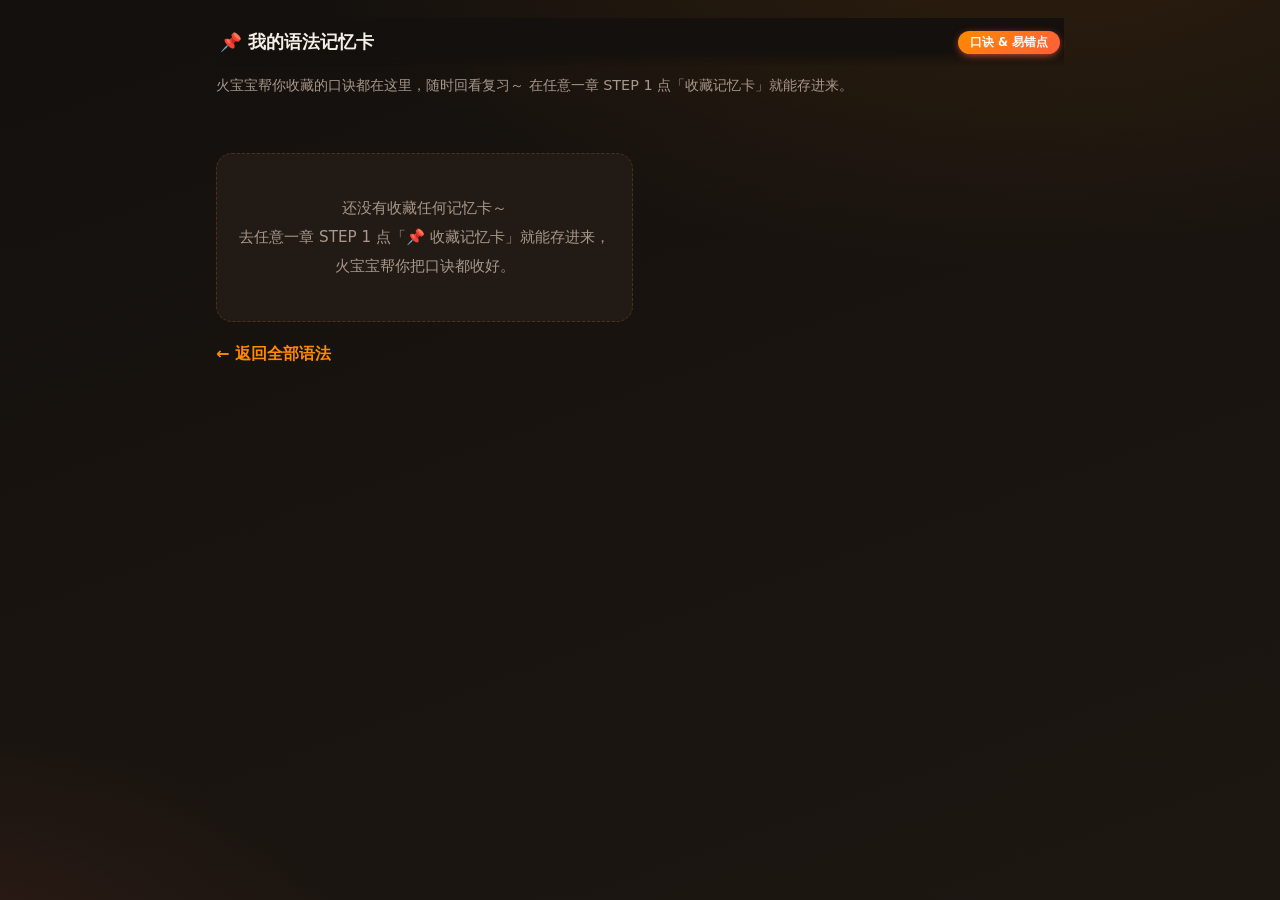
<file: grammar/cards.html>
<!DOCTYPE html>
<html lang="zh-CN">
<head>
  <meta charset="UTF-8">
  <meta name="viewport" content="width=device-width, initial-scale=1.0">
  <title>语法记忆卡 · 我的收藏</title>
  <link rel="stylesheet" href="grammar-common.css">
  <style>
    .gm-cards { display: grid; grid-template-columns: repeat(auto-fill, minmax(280px, 1fr)); gap: 14px; margin-top: 18px; }
    .gm-card-item {
      background: var(--bg-card); border: 1px solid var(--border); border-radius: 16px;
      padding: 16px 18px; position: relative; transition: var(--transition-fast);
    }
    .gm-card-item:hover { border-color: var(--huo-color); transform: translateY(-3px); box-shadow: 0 10px 26px -12px var(--huo-2); }
    .gm-card-chap { font-size: 0.72rem; font-weight: 800; color: var(--huo-color); letter-spacing: .3px; }
    .gm-card-sec { font-size: 1.02rem; font-weight: 800; margin: 4px 0 10px; }
    .gm-card-mnem {
      background: rgba(255,255,255,.04); border-left: 3px solid var(--huo-color);
      border-radius: 10px; padding: 10px 12px; font-size: 0.9rem; line-height: 1.6; color: var(--text-primary);
    }
    .gm-card-tag { display: inline-block; font-size: 0.7rem; font-weight: 800; color: var(--huo-color); margin-right: 6px; }
    .gm-card-concept { margin-top: 10px; font-size: 0.85rem; color: var(--text-secondary); line-height: 1.65; }
    .gm-card-actions { display: flex; align-items: center; gap: 12px; margin-top: 14px; }
    .gm-card-go { color: var(--huo-color); font-weight: 800; text-decoration: none; font-size: 0.85rem; }
    .gm-card-go:hover { text-decoration: underline; }
    .gm-card-del {
      margin-left: auto; background: transparent; border: 1px solid var(--border); color: var(--text-muted);
      border-radius: 999px; padding: 5px 12px; font-size: 0.78rem; cursor: pointer; transition: var(--transition-fast);
    }
    .gm-card-del:hover { color: var(--bad); border-color: var(--bad); }
    .gm-empty {
      margin-top: 40px; text-align: center; color: var(--text-muted); font-size: 0.95rem; line-height: 1.9;
      background: var(--bg-card); border: 1px dashed var(--border); border-radius: 16px; padding: 40px 20px;
    }
    .gm-home-link { display: inline-block; margin-top: 22px; color: var(--huo-color); font-weight: 700; text-decoration: none; }
  </style>
</head>
<body>
  <div class="gm-wrap">
    <div class="gm-topbar">
      <h1>📌 我的语法记忆卡</h1>
      <span class="gm-badge">口诀 & 易错点</span>
    </div>
    <p style="color:var(--text-muted); font-size:.9rem; margin:0;">火宝宝帮你收藏的口诀都在这里，随时回看复习～ 在任意一章 STEP 1 点「收藏记忆卡」就能存进来。</p>
    <div class="gm-cards" id="gm-cards"></div>
    <a class="gm-home-link" href="index.html">← 返回全部语法</a>
  </div>
  <script src="grammar-data.js"></script>
  <script>
    (function () {
      var MOD = window.GRAMMAR_MODULES || {};
      var raw = [];
      try { raw = JSON.parse(localStorage.getItem('gm2_cards') || '[]'); } catch (e) {}
      // 兼容旧格式（仅小节 id）+ 去重，规整成「章::节」
      var seen = {}, norm = [];
      raw.forEach(function (r) {
        var key = r;
        if (typeof r === 'string' && r.indexOf('::') < 0) {
          var found = null;
          Object.keys(MOD).forEach(function (mid) {
            if (found) return;
            (MOD[mid].sections || []).forEach(function (sec) { if (sec.id === r) found = mid + '::' + r; });
          });
          if (found) key = found; else return; // 孤儿条目跳过
        }
        if (seen[key]) return;
        seen[key] = true; norm.push(key);
      });
      try { localStorage.setItem('gm2_cards', JSON.stringify(norm)); } catch (e) {}

      var c = document.getElementById('gm-cards');
      if (!norm.length) {
        c.innerHTML = '<div class="gm-empty">还没有收藏任何记忆卡～<br>去任意一章 STEP 1 点「📌 收藏记忆卡」就能存进来，<br>火宝宝帮你把口诀都收好。</div>';
        return;
      }
      var html = '';
      norm.forEach(function (key) {
        var p = key.split('::'); var mid = p[0], sid = p[1];
        var m = MOD[mid]; if (!m) return;
        var sec = null;
        (m.sections || []).forEach(function (s) { if (s.id === sid) sec = s; });
        if (!sec) return;
        var mnem = (sec.intro && sec.intro.mnemonic) ? sec.intro.mnemonic : '';
        var concept = (sec.intro && sec.intro.concept) ? sec.intro.concept : '';
        html += '<div class="gm-card-item" data-key="' + key + '">'
          + '<div class="gm-card-chap">' + (m.icon || '🔥') + ' ' + m.title + '</div>'
          + '<div class="gm-card-sec">' + sec.title + '</div>'
          + (mnem ? '<div class="gm-card-mnem"><span class="gm-card-tag">📌 口诀</span>' + mnem + '</div>' : '')
          + (concept ? '<div class="gm-card-concept">' + concept + '</div>' : '')
          + '<div class="gm-card-actions">'
          + '<a class="gm-card-go" href="grammar.html?id=' + mid + '">去复习 →</a>'
          + '<button class="gm-card-del" data-key="' + key + '">🗑️ 删除</button>'
          + '</div></div>';
      });
      c.innerHTML = html;

      c.querySelectorAll('.gm-card-del').forEach(function (btn) {
        btn.addEventListener('click', function () {
          var k = btn.getAttribute('data-key');
          var arr = [];
          try { arr = JSON.parse(localStorage.getItem('gm2_cards') || '[]'); } catch (e) {}
          arr = arr.filter(function (x) { return x !== k; });
          try { localStorage.setItem('gm2_cards', JSON.stringify(arr)); } catch (e) {}
          var item = c.querySelector('.gm-card-item[data-key="' + k + '"]');
          if (item) item.remove();
          if (!arr.length) location.reload();
        });
      });
    })();
  </script>
</body>
</html>
</file>
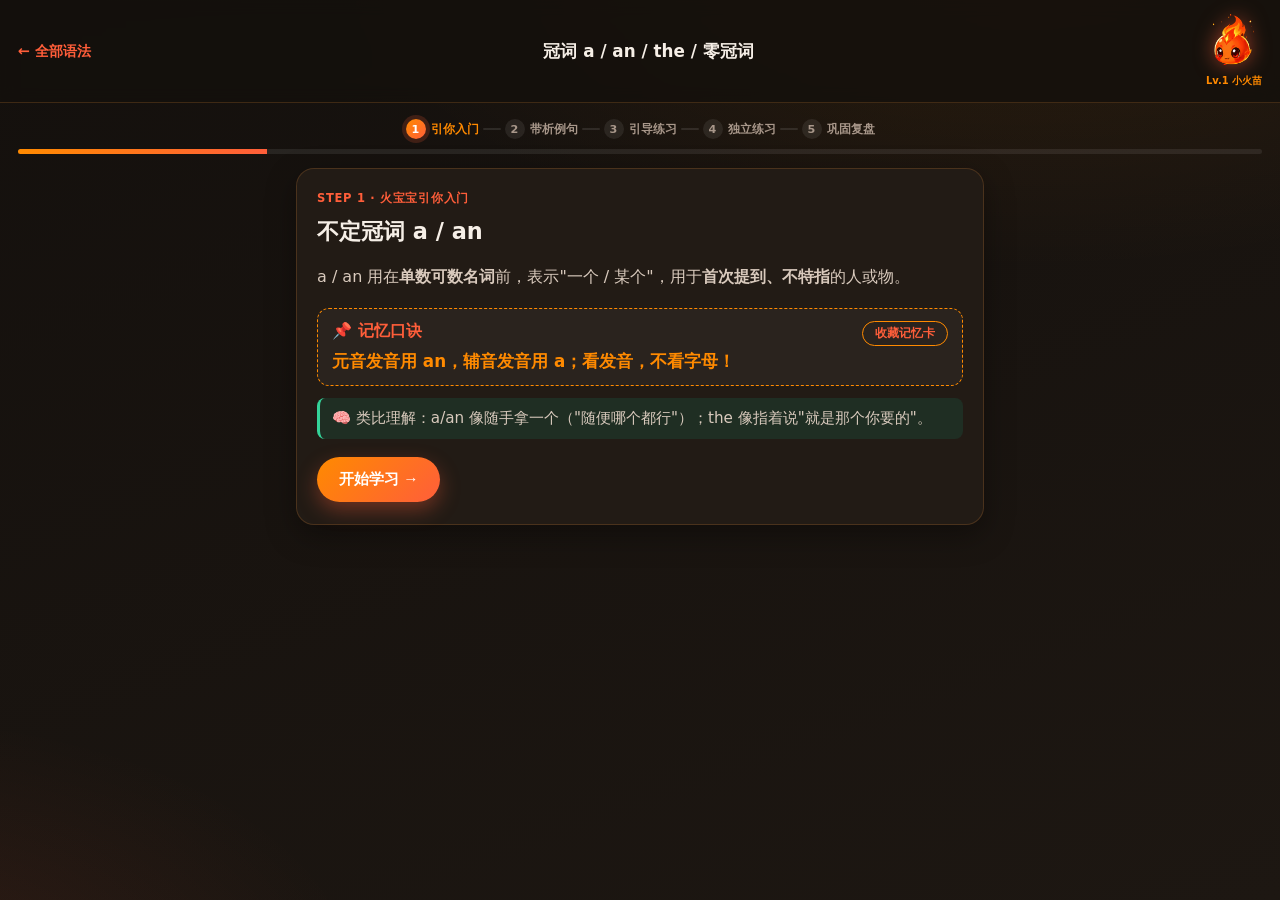
<file: grammar/grammar.html>
<!DOCTYPE html>
<html lang="zh-CN">
<head>
  <meta charset="UTF-8">
  <meta name="viewport" content="width=device-width, initial-scale=1.0">
  <title>语法互动 2.0 · 火宝宝陪你学</title>
  <link rel="stylesheet" href="grammar-common.css">
</head>
<body>
  <main id="gm2-root">加载中…</main>
  <script src="grammar-data.js"></script>
  <script src="grammar-common.js"></script>
</body>
</html>
</file>
<file: style.css>
/* ==================== 全局变量 ==================== */
:root {
  --bg-primary: #08090f;
  --bg-secondary: #0f1118;
  --bg-card: #14161f;
  --bg-card-elevated: #1a1d28;
  --bg-hover: #1e2130;
  --text-primary: #eef0f6;
  --text-secondary: #7e8599;
  --text-muted: #4e5468;
  --accent: #6366f1;
  --accent-light: #818cf8;
  --accent-hover: #7c7ff5;
  --accent-dim: rgba(99, 102, 241, 0.1);
  --accent-gradient: linear-gradient(135deg, #6366f1 0%, #a855f7 100%);
  --accent-gradient-soft: linear-gradient(135deg, rgba(99,102,241,0.15), rgba(168,85,247,0.15));
  --success: #10b981;
  --success-dim: rgba(16, 185, 129, 0.1);
  --danger: #ef4444;
  --danger-dim: rgba(239, 68, 68, 0.1);
  --warning: #f59e0b;
  --warning-dim: rgba(245, 158, 11, 0.1);
  --border: rgba(255, 255, 255, 0.05);
  --border-strong: rgba(255, 255, 255, 0.1);
  --radius: 14px;
  --radius-sm: 10px;
  --radius-xs: 6px;
  --shadow-sm: 0 1px 3px rgba(0,0,0,0.3), 0 1px 2px rgba(0,0,0,0.2);
  --shadow: 0 4px 24px rgba(0, 0, 0, 0.35);
  --shadow-lg: 0 12px 40px rgba(0, 0, 0, 0.45);
  --shadow-glow: 0 0 32px rgba(99, 102, 241, 0.12);
  --shadow-card: 0 1px 3px rgba(0,0,0,0.2), 0 4px 16px rgba(0,0,0,0.15);
  --font-main: 'Inter', 'Segoe UI', system-ui, -apple-system, sans-serif;
  --font-mono: 'SF Mono', 'Cascadia Code', 'Fira Code', 'Consolas', monospace;
  --transition: all 0.25s cubic-bezier(0.4, 0, 0.2, 1);
  --transition-fast: all 0.12s ease;
  --transition-spring: all 0.35s cubic-bezier(0.34, 1.56, 0.64, 1);
}

/* ===== 亮色主题 ===== */
[data-theme="light"] {
  --bg-primary: #fafafc;
  --bg-secondary: #ffffff;
  --bg-card: #ffffff;
  --bg-card-elevated: #ffffff;
  --bg-hover: #f4f5f9;
  --text-primary: #1a1d2e;
  --text-secondary: #6b7280;
  --text-muted: #9ca3af;
  --accent: #6366f1;
  --accent-light: #818cf8;
  --accent-hover: #5856eb;
  --accent-dim: rgba(99, 102, 241, 0.06);
  --accent-gradient: linear-gradient(135deg, #6366f1 0%, #a855f7 100%);
  --accent-gradient-soft: linear-gradient(135deg, rgba(99,102,241,0.05), rgba(168,85,247,0.05));
  --success: #10b981;
  --success-dim: rgba(16, 185, 129, 0.06);
  --danger: #ef4444;
  --danger-dim: rgba(239, 68, 68, 0.06);
  --warning: #f59e0b;
  --warning-dim: rgba(245, 158, 11, 0.06);
  --border: rgba(0, 0, 0, 0.05);
  --border-strong: rgba(0, 0, 0, 0.08);
  --shadow-sm: 0 1px 2px rgba(0,0,0,0.03);
  --shadow: 0 4px 24px rgba(0, 0, 0, 0.04);
  --shadow-lg: 0 12px 40px rgba(0, 0, 0, 0.06);
  --shadow-glow: 0 0 32px rgba(99, 102, 241, 0.06);
  --shadow-card: 0 1px 2px rgba(0,0,0,0.03), 0 4px 12px rgba(0,0,0,0.03);
}

/* ==================== 基础重置 ==================== */
* {
  margin: 0;
  padding: 0;
  box-sizing: border-box;
}

::-webkit-scrollbar { width: 6px; height: 6px; }
::-webkit-scrollbar-track { background: transparent; }
::-webkit-scrollbar-thumb { background: var(--border-strong); border-radius: 3px; }
::-webkit-scrollbar-thumb:hover { background: var(--text-muted); }

::selection { background: var(--accent-dim); color: var(--accent); }

body {
  font-family: var(--font-main);
  background: var(--bg-primary);
  background-image: 
    radial-gradient(ellipse 60% 40% at 50% 0%, rgba(99, 102, 241, 0.06), transparent 60%),
    radial-gradient(ellipse 50% 30% at 90% 90%, rgba(168, 85, 247, 0.04), transparent 60%);
  background-attachment: fixed;
  color: var(--text-primary);
  min-height: 100vh;
  line-height: 1.6;
  -webkit-font-smoothing: antialiased;
  -moz-osx-font-smoothing: grayscale;
  font-feature-settings: 'cv11', 'ss01';
  letter-spacing: -0.01em;
}

[data-theme="light"] body {
  background-image: 
    radial-gradient(ellipse 60% 40% at 50% 0%, rgba(99, 102, 241, 0.04), transparent 60%),
    radial-gradient(ellipse 50% 30% at 90% 90%, rgba(168, 85, 247, 0.03), transparent 60%);
}

/* ==================== 导航栏 ==================== */
.navbar {
  display: flex;
  align-items: center;
  justify-content: space-between;
  padding: 0 28px;
  height: 56px;
  background: rgba(15, 17, 24, 0.72);
  border-bottom: 1px solid var(--border);
  position: sticky;
  top: 0;
  z-index: 100;
  backdrop-filter: blur(24px) saturate(180%);
  -webkit-backdrop-filter: blur(24px) saturate(180%);
}

[data-theme="light"] .navbar {
  background: rgba(255, 255, 255, 0.72);
}

.navbar-brand {
  display: flex;
  align-items: center;
  gap: 8px;
  font-size: 1.05rem;
  font-weight: 700;
  color: var(--text-primary);
  letter-spacing: -0.03em;
}

.navbar-brand .logo {
  font-size: 1.35rem;
}

.nav-tabs {
  display: flex;
  align-items: center;
  gap: 3px;
  padding: 5px;
  background: var(--bg-secondary);
  border: 1px solid var(--border);
  border-radius: 14px;
  box-shadow: var(--shadow-sm);
}

[data-theme="light"] .nav-tabs {
  background: rgba(241, 243, 248, 0.7);
  backdrop-filter: blur(8px);
}

.nav-tab {
  display: inline-flex;
  align-items: center;
  gap: 7px;
  padding: 6px 12px 6px 7px;
  border: none;
  background: transparent;
  color: var(--text-secondary);
  font-size: 0.875rem;
  font-weight: 500;
  border-radius: 9px;
  cursor: pointer;
  transition: var(--transition-fast);
  font-family: var(--font-main);
  position: relative;
  white-space: nowrap;
  line-height: 1;
}

.nav-icon {
  display: inline-flex;
  align-items: center;
  justify-content: center;
  width: 26px;
  height: 26px;
  font-size: 0.95rem;
  line-height: 1;
  border-radius: 8px;
  background: var(--bg-card-elevated);
  border: 1px solid var(--border);
  transition: var(--transition-fast);
  flex-shrink: 0;
}

[data-theme="light"] .nav-icon {
  background: #ffffff;
  box-shadow: 0 1px 2px rgba(0, 0, 0, 0.04);
}

/* 切换模式按钮 */
.nav-mode-switch {
  display: inline-flex;
  align-items: center;
  gap: 7px;
  padding: 6px 12px 6px 7px;
  border: 1px solid var(--border-strong);
  background: transparent;
  color: var(--text-secondary);
  font-size: 0.875rem;
  font-weight: 600;
  border-radius: 9px;
  cursor: pointer;
  transition: var(--transition-fast);
  font-family: var(--font-main);
  white-space: nowrap;
  line-height: 1;
  margin-left: 2px;
}
.nav-mode-switch:hover {
  background: var(--bg-hover);
  color: var(--accent-light);
  border-color: var(--accent);
  transform: translateY(-1px);
}
.nav-mode-switch:hover .nav-icon {
  background: var(--accent-dim);
  border-color: var(--accent-dim);
  transform: scale(1.06) rotate(-4deg);
}

/* 右侧操作组（模式切换 + 主题切换），始终可见 */
.navbar-actions {
  display: flex;
  align-items: center;
  gap: 8px;
  flex-shrink: 0;
}

/* 雅思模式：隐藏标准版导航标签，只保留雅思页自身的子导航 → 雅思成为独立页面 */
body[data-app-mode="ielts"] #nav-tabs-standard { display: none; }

/* 雅思模式下让雅思子导航吸顶，体验更像独立 App */
body[data-app-mode="ielts"] .ielts-tabs {
  position: sticky;
  top: 56px;
  z-index: 90;
}

.nav-tab .nav-label {
  letter-spacing: -0.01em;
}

.nav-tab:hover {
  background: var(--bg-hover);
  color: var(--text-primary);
  transform: translateY(-1px);
}

.nav-tab:hover .nav-icon {
  background: var(--accent-dim);
  border-color: var(--accent-dim);
  transform: scale(1.06) rotate(-4deg);
}

.nav-tab.active {
  background: var(--accent-gradient);
  color: #fff;
  font-weight: 600;
  box-shadow: 0 4px 14px rgba(99, 102, 241, 0.35), 0 0 0 1px rgba(255, 255, 255, 0.08) inset;
}

.nav-tab.active .nav-icon {
  background: rgba(255, 255, 255, 0.22);
  border-color: rgba(255, 255, 255, 0.25);
  transform: scale(1.04);
}

.nav-tab:active {
  transform: translateY(0) scale(0.97);
}

.nav-divider {
  display: inline-block;
  width: 1px;
  height: 18px;
  background: var(--border-strong);
  margin: 0 4px;
  flex-shrink: 0;
}

/* ==================== 模式选择页（封面后） ==================== */
.mode-select {
  position: fixed;
  inset: 0;
  z-index: 9000;
  display: flex;
  align-items: center;
  justify-content: center;
  padding: 24px;
  overflow: hidden;
  background:
    radial-gradient(ellipse 70% 50% at 50% -10%, rgba(99, 102, 241, 0.18), transparent 60%),
    radial-gradient(ellipse 60% 50% at 90% 110%, rgba(168, 85, 247, 0.14), transparent 60%),
    var(--bg-primary);
  animation: modeSelectFade 0.45s cubic-bezier(0.4, 0, 0.2, 1) both;
}
@keyframes modeSelectFade {
  from { opacity: 0; transform: scale(1.02); }
  to   { opacity: 1; transform: scale(1); }
}
.mode-select.hide {
  animation: modeSelectOut 0.4s cubic-bezier(0.4, 0, 0.2, 1) both;
  pointer-events: none;
}
@keyframes modeSelectOut {
  from { opacity: 1; }
  to   { opacity: 0; transform: scale(0.98); }
}
.mode-select-orb {
  position: absolute;
  border-radius: 50%;
  filter: blur(70px);
  opacity: 0.5;
  pointer-events: none;
}
.mode-select-orb-1 {
  width: 460px; height: 460px;
  background: radial-gradient(circle, rgba(99,102,241,0.55), transparent 70%);
  top: -160px; left: -120px;
  animation: orbFloat 14s ease-in-out infinite;
}
.mode-select-orb-2 {
  width: 420px; height: 420px;
  background: radial-gradient(circle, rgba(168,85,247,0.5), transparent 70%);
  bottom: -180px; right: -100px;
  animation: orbFloat 18s ease-in-out infinite reverse;
}
@keyframes orbFloat {
  0%, 100% { transform: translate(0, 0); }
  50%      { transform: translate(30px, 26px); }
}
.mode-select-inner {
  position: relative;
  z-index: 1;
  width: 100%;
  max-width: 760px;
  text-align: center;
}
.mode-select-kicker {
  display: inline-block;
  font-size: 0.78rem;
  font-weight: 600;
  letter-spacing: 0.16em;
  color: var(--accent-light);
  text-transform: uppercase;
  padding: 6px 14px;
  border: 1px solid var(--border-strong);
  border-radius: 999px;
  background: var(--bg-card);
  margin-bottom: 18px;
}
.mode-select-title {
  font-size: 2.1rem;
  font-weight: 800;
  letter-spacing: -0.04em;
  background: var(--accent-gradient);
  -webkit-background-clip: text;
  -webkit-text-fill-color: transparent;
  background-clip: text;
  margin-bottom: 8px;
  line-height: 1.15;
}
.mode-select-sub {
  color: var(--text-secondary);
  font-size: 0.95rem;
  margin-bottom: 34px;
  font-weight: 500;
}
.mode-select-grid {
  display: grid;
  grid-template-columns: 1fr 1fr;
  gap: 20px;
  margin-bottom: 28px;
}
.mode-select-card {
  display: flex;
  flex-direction: column;
  align-items: flex-start;
  gap: 16px;
  text-align: left;
  padding: 26px 24px;
  border-radius: var(--radius);
  border: 1px solid var(--border);
  background: var(--bg-card);
  box-shadow: var(--shadow-card);
  cursor: pointer;
  transition: var(--transition);
  font-family: var(--font-main);
  position: relative;
  overflow: hidden;
}
.mode-select-card::after {
  content: '';
  position: absolute;
  inset: 0;
  background: var(--accent-gradient-soft);
  opacity: 0;
  transition: var(--transition);
  pointer-events: none;
}
.mode-select-card:hover {
  transform: translateY(-4px);
  border-color: var(--border-strong);
  box-shadow: var(--shadow-lg);
}
.mode-select-card:hover::after { opacity: 1; }
.msc-icon {
  display: inline-flex;
  align-items: center;
  justify-content: center;
  width: 56px;
  height: 56px;
  font-size: 1.7rem;
  border-radius: 16px;
  background: var(--accent-gradient-soft);
  border: 1px solid var(--border);
  z-index: 1;
}
.msc-body { z-index: 1; }
.msc-title {
  font-size: 1.25rem;
  font-weight: 700;
  letter-spacing: -0.02em;
  margin-bottom: 8px;
  color: var(--text-primary);
}
.msc-desc {
  font-size: 0.875rem;
  line-height: 1.55;
  color: var(--text-secondary);
}
.msc-tag {
  z-index: 1;
  margin-top: auto;
  font-size: 0.74rem;
  font-weight: 600;
  letter-spacing: 0.02em;
  color: var(--accent-light);
  padding: 5px 12px;
  border-radius: 999px;
  background: var(--accent-dim);
  border: 1px solid transparent;
}
.mode-select-card[data-mode="ielts"] .msc-tag {
  color: #f0abfc;
  background: rgba(232, 121, 249, 0.12);
}
.mode-select-back {
  background: transparent;
  border: 1px solid var(--border-strong);
  color: var(--text-secondary);
  font-size: 0.85rem;
  font-weight: 500;
  padding: 9px 20px;
  border-radius: 999px;
  cursor: pointer;
  transition: var(--transition-fast);
  font-family: var(--font-main);
}
.mode-select-back:hover {
  background: var(--bg-hover);
  color: var(--text-primary);
}

/* ==================== 主容器 ==================== */
.container {
  max-width: 1080px;
  margin: 0 auto;
  padding: 32px 24px 64px;
}

.page {
  display: none;
  animation: fadeIn 0.4s cubic-bezier(0.4, 0, 0.2, 1);
}

.page.active { display: block; }

@keyframes fadeIn {
  from { opacity: 0; transform: translateY(8px); }
  to { opacity: 1; transform: translateY(0); }
}

/* ==================== 卡片 ==================== */
.card {
  background: var(--bg-card);
  border: 1px solid var(--border);
  border-radius: var(--radius);
  padding: 28px;
  box-shadow: var(--shadow-card);
  transition: var(--transition);
}

.card-title {
  font-size: 1.05rem;
  font-weight: 700;
  margin-bottom: 6px;
  letter-spacing: -0.02em;
}

.card-desc {
  color: var(--text-secondary);
  font-size: 0.875rem;
  margin-bottom: 20px;
}

/* ==================== 首页仪表盘 ==================== */
.hero {
  text-align: center;
  margin-bottom: 36px;
  padding: 16px 0;
}

.hero h1 {
  font-size: 2rem;
  font-weight: 800;
  margin-bottom: 8px;
  background: var(--accent-gradient);
  -webkit-background-clip: text;
  -webkit-text-fill-color: transparent;
  background-clip: text;
  letter-spacing: -0.04em;
  line-height: 1.15;
}

.hero p {
  color: var(--text-secondary);
  font-size: 0.9rem;
  letter-spacing: 0.01em;
  font-weight: 500;
}

.stats-grid {
  display: grid;
  grid-template-columns: repeat(auto-fit, minmax(150px, 1fr));
  gap: 14px;
  margin-bottom: 32px;
}

.stat-card {
  background: var(--bg-card);
  border: 1px solid var(--border);
  border-radius: var(--radius);
  padding: 20px 16px;
  text-align: center;
  transition: var(--transition);
  position: relative;
  overflow: hidden;
}

.stat-card:hover {
  border-color: var(--border-strong);
  transform: translateY(-2px);
  box-shadow: var(--shadow);
}

.stat-value {
  font-size: 1.9rem;
  font-weight: 800;
  background: var(--accent-gradient);
  -webkit-background-clip: text;
  -webkit-text-fill-color: transparent;
  background-clip: text;
  line-height: 1.1;
  letter-spacing: -0.03em;
}

.stat-label {
  font-size: 0.78rem;
  color: var(--text-secondary);
  margin-top: 4px;
  font-weight: 500;
}

/* 测试模式选择卡片 */
.mode-grid {
  display: grid;
  grid-template-columns: repeat(auto-fit, minmax(260px, 1fr));
  gap: 16px;
}

.mode-card {
  background: var(--bg-card);
  border: 1px solid var(--border);
  border-radius: var(--radius);
  padding: 24px;
  cursor: pointer;
  transition: var(--transition);
  position: relative;
  overflow: hidden;
}

.mode-card::before {
  content: '';
  position: absolute;
  top: 0;
  left: 0;
  right: 0;
  height: 3px;
  background: var(--accent-gradient);
  transform: scaleX(0);
  transform-origin: left;
  transition: var(--transition);
}

.mode-card::after {
  content: '';
  position: absolute;
  bottom: -60%;
  right: -30%;
  width: 200px;
  height: 200px;
  background: radial-gradient(circle, rgba(99,102,241,0.15), transparent 70%);
  opacity: 0;
  transition: var(--transition);
  pointer-events: none;
}

.mode-card:hover {
  border-color: rgba(99, 102, 241, 0.3);
  transform: translateY(-4px);
  box-shadow: var(--shadow-lg), 0 0 48px rgba(99, 102, 241, 0.15);
}

.mode-card:hover::before {
  transform: scaleX(1);
}

.mode-card:hover::after {
  opacity: 1;
}

.mode-icon {
  font-size: 2.2rem;
  margin-bottom: 12px;
  display: inline-block;
  filter: drop-shadow(0 2px 12px rgba(99, 102, 241, 0.3));
  transition: var(--transition);
  position: relative;
  z-index: 1;
}

.mode-card:hover .mode-icon {
  transform: scale(1.1);
}

.mode-title {
  font-size: 1.05rem;
  font-weight: 700;
  margin-bottom: 4px;
  letter-spacing: -0.02em;
  position: relative;
  z-index: 1;
}

.mode-desc {
  color: var(--text-secondary);
  font-size: 0.82rem;
  line-height: 1.55;
  position: relative;
  z-index: 1;
}

/* ==================== 测试配置 ==================== */
.config-group {
  margin-bottom: 24px;
}

.config-label {
  font-size: 0.85rem;
  font-weight: 600;
  color: var(--text-secondary);
  margin-bottom: 10px;
  text-transform: uppercase;
  letter-spacing: 0.5px;
}

.option-row {
  display: flex;
  gap: 10px;
  flex-wrap: wrap;
}

.option-btn {
  padding: 10px 18px;
  border: 1px solid var(--border);
  background: var(--bg-secondary);
  color: var(--text-secondary);
  border-radius: var(--radius-sm);
  cursor: pointer;
  font-size: 0.85rem;
  font-weight: 500;
  transition: var(--transition-fast);
  font-family: var(--font-main);
}

.option-btn:hover {
  border-color: var(--border-strong);
  color: var(--text-primary);
  background: var(--bg-hover);
}

.option-btn.active {
  background: var(--accent-dim);
  border-color: var(--accent);
  color: var(--accent-light);
  font-weight: 600;
}

.option-btn:disabled,
.option-btn.disabled {
  opacity: 0.38;
  cursor: not-allowed;
  pointer-events: none;
  filter: grayscale(0.5);
}

/* ==================== 测试界面 ==================== */
.test-header {
  display: flex;
  justify-content: space-between;
  align-items: center;
  margin-bottom: 24px;
}

.test-progress {
  display: flex;
  align-items: center;
  gap: 12px;
}

.progress-bar {
  width: 200px;
  height: 4px;
  background: var(--bg-secondary);
  border-radius: 2px;
  overflow: hidden;
}

.progress-fill {
  height: 100%;
  background: var(--accent-gradient);
  border-radius: 2px;
  transition: width 0.4s cubic-bezier(0.4, 0, 0.2, 1);
}

.progress-text {
  font-size: 0.85rem;
  color: var(--text-secondary);
}

.score-badge {
  display: flex;
  gap: 16px;
}

.score-item {
  text-align: center;
}

.score-num {
  font-size: 1.3rem;
  font-weight: 700;
}

.score-num.correct { color: var(--success); }
.score-num.wrong { color: var(--danger); }

.score-label {
  font-size: 0.75rem;
  color: var(--text-muted);
}

/* 题目卡片 */
.question-card {
  background: var(--bg-card);
  border: 1px solid var(--border);
  border-radius: var(--radius);
  padding: 40px 36px;
  text-align: center;
  margin-bottom: 20px;
  position: relative;
  box-shadow: var(--shadow-card);
}

.question-tag {
  display: inline-block;
  padding: 3px 12px;
  background: var(--accent-dim);
  color: var(--accent-light);
  border-radius: var(--radius-xs);
  font-size: 0.75rem;
  font-weight: 600;
  margin-bottom: 16px;
  letter-spacing: 0.02em;
}

.question-word {
  font-size: 2.25rem;
  font-weight: 800;
  margin-bottom: 8px;
  letter-spacing: -0.02em;
  background: var(--accent-gradient);
  -webkit-background-clip: text;
  -webkit-text-fill-color: transparent;
  background-clip: text;
}

.question-phonetic {
  font-size: 1rem;
  color: var(--text-secondary);
  font-family: var(--font-mono);
  margin-bottom: 8px;
}

.question-pos {
  display: inline-block;
  padding: 2px 10px;
  background: var(--bg-hover);
  border-radius: 6px;
  font-size: 0.82rem;
  color: var(--text-secondary);
  font-style: italic;
}

.speak-btn {
  display: inline-flex;
  align-items: center;
  justify-content: center;
  width: 40px;
  height: 40px;
  border: 1px solid var(--border);
  background: var(--bg-secondary);
  border-radius: 50%;
  cursor: pointer;
  font-size: 1.1rem;
  transition: var(--transition);
  margin-left: 8px;
  vertical-align: middle;
}

.speak-btn:hover {
  background: var(--accent-dim);
  border-color: var(--accent);
}

/* 选择题选项 */
.choices-grid {
  display: grid;
  grid-template-columns: 1fr 1fr;
  gap: 12px;
  margin-top: 28px;
}

.choice-btn {
  padding: 16px 20px;
  border: 2px solid var(--border);
  background: var(--bg-secondary);
  color: var(--text-primary);
  border-radius: var(--radius-sm);
  cursor: pointer;
  font-size: 1rem;
  font-weight: 500;
  transition: var(--transition);
  text-align: left;
  display: flex;
  align-items: center;
  gap: 10px;
}

.choice-btn:hover:not(:disabled) {
  border-color: var(--accent);
  background: var(--bg-hover);
}

.choice-btn:disabled {
  cursor: default;
}

.choice-btn.correct {
  border-color: var(--success);
  background: var(--success-dim);
  color: var(--success);
}

.choice-btn.wrong {
  border-color: var(--danger);
  background: var(--danger-dim);
  color: var(--danger);
}

.choice-letter {
  display: inline-flex;
  align-items: center;
  justify-content: center;
  width: 28px;
  height: 28px;
  border-radius: 50%;
  background: var(--bg-hover);
  font-size: 0.85rem;
  font-weight: 700;
  flex-shrink: 0;
}

.choice-btn.correct .choice-letter {
  background: var(--success);
  color: var(--bg-primary);
}

.choice-btn.wrong .choice-letter {
  background: var(--danger);
  color: var(--bg-primary);
}

/* 自评模式 */
.recall-input {
  width: 100%;
  padding: 16px 20px;
  border: 2px solid var(--border);
  background: var(--bg-secondary);
  color: var(--text-primary);
  border-radius: var(--radius-sm);
  font-size: 1.1rem;
  font-family: var(--font-main);
  outline: none;
  transition: var(--transition);
  margin-top: 20px;
}

.recall-input:focus {
  border-color: var(--accent);
}

.reveal-section {
  margin-top: 24px;
  display: none;
}

.reveal-section.show {
  display: block;
  animation: fadeIn 0.3s ease;
}

.reveal-answer {
  padding: 20px;
  background: var(--bg-secondary);
  border-radius: var(--radius-sm);
  border-left: 3px solid var(--accent);
  text-align: left;
  margin-bottom: 16px;
}

.reveal-answer strong {
  color: var(--accent);
}

.reveal-example {
  margin-top: 12px;
  padding: 12px 16px;
  background: var(--bg-hover);
  border-radius: var(--radius-sm);
  font-size: 0.9rem;
  color: var(--text-secondary);
}

.reveal-example .cn {
  color: var(--text-muted);
  font-size: 0.85rem;
  margin-top: 4px;
}

.self-grade-row {
  display: flex;
  gap: 12px;
  justify-content: center;
}

.btn {
  padding: 11px 28px;
  border: none;
  border-radius: var(--radius-sm);
  cursor: pointer;
  font-size: 0.875rem;
  font-weight: 600;
  transition: var(--transition);
  display: inline-flex;
  align-items: center;
  gap: 6px;
  letter-spacing: -0.01em;
  font-family: var(--font-main);
}

.btn-primary {
  background: var(--accent-gradient);
  color: white;
  box-shadow: 0 2px 8px rgba(99, 102, 241, 0.25), 0 1px 2px rgba(0,0,0,0.1);
}

.btn-primary:hover {
  transform: translateY(-1px);
  box-shadow: 0 4px 16px rgba(99, 102, 241, 0.35), 0 2px 4px rgba(0,0,0,0.1);
}

.btn-primary:active {
  transform: translateY(0);
}

.btn-success {
  background: var(--success);
  color: var(--bg-primary);
}

.btn-success:hover {
  filter: brightness(1.1);
}

.btn-danger {
  background: var(--danger);
  color: white;
}

.btn-danger:hover {
  filter: brightness(1.1);
}

.btn-ghost {
  background: transparent;
  color: var(--text-secondary);
  border: 1px solid var(--border);
}

.btn-ghost:hover {
  background: var(--bg-hover);
  color: var(--text-primary);
}

.btn-lg {
  padding: 14px 40px;
  font-size: 1.05rem;
}

/* 反馈提示 */
.feedback-bar {
  padding: 14px 20px;
  border-radius: var(--radius-sm);
  text-align: center;
  font-weight: 600;
  margin-bottom: 16px;
  display: none;
  animation: fadeIn 0.3s ease;
}

.feedback-bar.show { display: block; }
.feedback-bar.correct { background: var(--success-dim); color: var(--success); }
.feedback-bar.wrong { background: var(--danger-dim); color: var(--danger); }

/* ==================== 测试结果 ==================== */
.result-card {
  text-align: center;
  padding: 44px;
  position: relative;
  overflow: hidden;
}

.result-card::before {
  content: '';
  position: absolute;
  top: 0; left: 0; right: 0;
  height: 3px;
  background: var(--accent-gradient);
}

.result-score {
  font-size: 3rem;
  font-weight: 800;
  margin-bottom: 6px;
  letter-spacing: -0.04em;
  line-height: 1.1;
}

.result-score.excellent { 
  background: linear-gradient(135deg, #10b981, #34d399);
  -webkit-background-clip: text;
  -webkit-text-fill-color: transparent;
  background-clip: text;
}
.result-score.good { 
  background: var(--accent-gradient);
  -webkit-background-clip: text;
  -webkit-text-fill-color: transparent;
  background-clip: text;
}
.result-score.fair { color: var(--warning); }
.result-score.poor { color: var(--danger); }
.result-score.needs-work { color: var(--danger); }

.result-msg {
  font-size: 1.15rem;
  color: var(--text-secondary);
  margin-bottom: 12px;
}

.result-sub {
  font-size: 0.88rem;
  color: var(--text-muted);
  margin-bottom: 28px;
}
.result-sub b { color: var(--accent-light); }

.result-breakdown {
  display: flex;
  justify-content: center;
  gap: 40px;
  margin-bottom: 32px;
}

.result-stat {
  text-align: center;
}

.result-stat-num {
  font-size: 1.8rem;
  font-weight: 700;
}

.result-stat-label {
  font-size: 0.85rem;
  color: var(--text-muted);
  margin-top: 4px;
}

/* 错词复习列表 */
.review-list {
  text-align: left;
  margin-top: 24px;
}

.review-list h3 {
  font-size: 1rem;
  margin-bottom: 12px;
  color: var(--text-secondary);
}

.review-item {
  display: flex;
  justify-content: space-between;
  align-items: center;
  padding: 10px 16px;
  background: var(--bg-secondary);
  border-radius: var(--radius-sm);
  margin-bottom: 6px;
  font-size: 0.9rem;
}

.review-item .word { font-weight: 600; }
.review-item .meaning { color: var(--text-secondary); }

.result-actions {
  display: flex;
  gap: 12px;
  justify-content: center;
  margin-top: 28px;
}

/* ==================== 词典页面 ==================== */
.dict-search-wrapper {
  position: relative;
  margin-bottom: 24px;
}

.dict-search-box {
  width: 100%;
  padding: 16px 90px 16px 52px;
  border: 1px solid var(--border);
  background: var(--bg-card);
  color: var(--text-primary);
  border-radius: var(--radius);
  font-size: 1.1rem;
  outline: none;
  transition: var(--transition);
}

.dict-search-box:focus {
  border-color: var(--accent);
  box-shadow: 0 0 0 3px var(--accent-dim);
}

.dict-search-icon {
  position: absolute;
  left: 18px;
  top: 50%;
  transform: translateY(-50%);
  font-size: 1.3rem;
  color: var(--text-muted);
}

.dict-result {
  display: none;
}

.dict-result.show {
  display: block;
  animation: fadeIn 0.3s ease;
}

.dict-entry {
  margin-bottom: 20px;
}

.dict-word-header {
  display: flex;
  align-items: center;
  gap: 12px;
  flex-wrap: wrap;
  margin-bottom: 16px;
}

.dict-word {
  font-size: 2rem;
  font-weight: 700;
}

.dict-phonetic {
  font-size: 1.1rem;
  color: var(--text-secondary);
  font-family: var(--font-mono);
}

.dict-pos-tag {
  padding: 3px 12px;
  background: var(--accent-dim);
  color: var(--accent);
  border-radius: 6px;
  font-size: 0.82rem;
  font-weight: 600;
  font-style: italic;
}

.dict-meaning {
  padding: 16px 20px;
  background: var(--bg-secondary);
  border-radius: var(--radius-sm);
  font-size: 1.1rem;
  margin-bottom: 12px;
}

.dict-example {
  padding: 14px 18px;
  background: var(--bg-hover);
  border-radius: var(--radius-sm);
  border-left: 3px solid var(--accent);
}

.dict-example .en {
  font-size: 0.95rem;
  margin-bottom: 4px;
}

.dict-example .cn {
  font-size: 0.88rem;
  color: var(--text-muted);
}

.dict-loading {
  text-align: center;
  padding: 40px;
  color: var(--text-secondary);
}

.dict-error {
  text-align: center;
  padding: 40px;
  color: var(--danger);
}

.dict-suggestions {
  margin-top: 16px;
}

.dict-suggestion-item {
  padding: 10px 16px;
  background: var(--bg-secondary);
  border-radius: var(--radius-sm);
  cursor: pointer;
  margin-bottom: 6px;
  transition: var(--transition);
  display: flex;
  justify-content: space-between;
  align-items: center;
}

.dict-suggestion-item:hover {
  background: var(--bg-hover);
}

.dict-suggestion-item .word {
  font-weight: 600;
}

.dict-suggestion-item .meaning {
  font-size: 0.85rem;
  color: var(--text-muted);
}

/* 词典快捷词表 */
.quick-words {
  margin-top: 32px;
}

.quick-words-title {
  font-size: 0.9rem;
  color: var(--text-secondary);
  margin-bottom: 12px;
}

.quick-words-grid {
  display: flex;
  flex-wrap: wrap;
  gap: 8px;
}

.quick-word-chip {
  padding: 6px 14px;
  background: var(--bg-card);
  border: 1px solid var(--border);
  border-radius: 20px;
  font-size: 0.85rem;
  cursor: pointer;
  transition: var(--transition);
}

.quick-word-chip:hover {
  background: var(--accent-dim);
  border-color: var(--accent);
  color: var(--accent);
}

/* ==================== 统计页面 ==================== */
.stats-overview {
  display: grid;
  grid-template-columns: repeat(auto-fit, minmax(200px, 1fr));
  gap: 16px;
  margin-bottom: 32px;
}

.overview-card {
  background: var(--bg-card);
  border: 1px solid var(--border);
  border-radius: var(--radius);
  padding: 24px;
}

.overview-icon {
  font-size: 1.8rem;
  margin-bottom: 8px;
}

.overview-value {
  font-size: 1.8rem;
  font-weight: 700;
  color: var(--text-primary);
}

.overview-label {
  font-size: 0.85rem;
  color: var(--text-secondary);
}

/* 掌握度进度条 */
.mastery-section {
  margin-bottom: 32px;
}

.mastery-bar {
  display: flex;
  height: 32px;
  border-radius: var(--radius-sm);
  overflow: hidden;
  margin-bottom: 8px;
}

.mastery-segment {
  display: flex;
  align-items: center;
  justify-content: center;
  font-size: 0.78rem;
  font-weight: 600;
  color: white;
  transition: var(--transition);
}

.mastery-segment.mastered { background: var(--success); }
.mastery-segment.learning { background: var(--warning); }
.mastery-segment.new { background: var(--text-muted); }

.mastery-legend {
  display: flex;
  gap: 20px;
  font-size: 0.82rem;
  color: var(--text-secondary);
}

.legend-dot {
  display: inline-block;
  width: 10px;
  height: 10px;
  border-radius: 50%;
  margin-right: 6px;
  vertical-align: middle;
}

/* 最近测试记录 */
.history-list {
  display: flex;
  flex-direction: column;
  gap: 8px;
}

.history-item {
  display: flex;
  align-items: center;
  justify-content: space-between;
  padding: 14px 20px;
  background: var(--bg-card);
  border: 1px solid var(--border);
  border-radius: var(--radius-sm);
}

.history-info {
  display: flex;
  align-items: center;
  gap: 12px;
}

.history-mode {
  font-size: 0.82rem;
  padding: 3px 10px;
  background: var(--bg-hover);
  border-radius: 6px;
  color: var(--text-secondary);
}

.history-date {
  font-size: 0.85rem;
  color: var(--text-muted);
}

.history-score {
  font-size: 1.1rem;
  font-weight: 700;
}

.empty-state {
  text-align: center;
  padding: 60px 20px;
  color: var(--text-muted);
}

.empty-state .icon {
  font-size: 3rem;
  margin-bottom: 12px;
}

/* ==================== 词汇选择面板 ==================== */
.word-picker {
  border: 1px solid var(--border);
  border-radius: var(--radius);
  overflow: hidden;
  background: var(--bg-secondary);
}

.word-picker-toolbar {
  display: flex;
  gap: 10px;
  padding: 12px;
  background: var(--bg-card);
  border-bottom: 1px solid var(--border);
}

.word-picker-search {
  flex: 1;
  padding: 10px 16px;
  border: 1px solid var(--border);
  background: var(--bg-secondary);
  color: var(--text-primary);
  border-radius: var(--radius-sm);
  font-size: 0.95rem;
  outline: none;
  transition: var(--transition);
}

.word-picker-search:focus {
  border-color: var(--accent);
}

.word-picker-filter {
  padding: 10px 16px;
  border: 1px solid var(--border);
  background: var(--bg-secondary);
  color: var(--text-primary);
  border-radius: var(--radius-sm);
  font-size: 0.9rem;
  cursor: pointer;
  outline: none;
}

.word-picker-actions {
  display: flex;
  align-items: center;
  gap: 8px;
  padding: 10px 12px;
  background: var(--bg-card);
  border-bottom: 1px solid var(--border);
  flex-wrap: wrap;
}

.btn-sm {
  padding: 6px 14px;
  font-size: 0.82rem;
  border-radius: 6px;
}

.word-picker-count {
  margin-left: auto;
  font-size: 0.88rem;
  font-weight: 600;
  color: var(--accent);
}

.word-picker-list {
  max-height: 400px;
  overflow-y: auto;
  padding: 8px;
}

.word-picker-list::-webkit-scrollbar {
  width: 6px;
}

.word-picker-list::-webkit-scrollbar-track {
  background: var(--bg-secondary);
}

.word-picker-list::-webkit-scrollbar-thumb {
  background: var(--border);
  border-radius: 3px;
}

.word-picker-item {
  display: flex;
  align-items: center;
  gap: 10px;
  padding: 8px 12px;
  border-radius: var(--radius-sm);
  cursor: pointer;
  transition: background 0.15s ease;
  font-size: 0.9rem;
  user-select: none;
  -webkit-user-select: none;
  -moz-user-select: none;
}

.word-picker-item:hover {
  background: var(--bg-hover);
}

.word-picker-item.selected {
  background: var(--accent-dim);
}

.word-picker-checkbox {
  width: 18px;
  height: 18px;
  border: 2px solid var(--border);
  border-radius: 4px;
  display: flex;
  align-items: center;
  justify-content: center;
  flex-shrink: 0;
  transition: var(--transition);
}

.word-picker-item.selected .word-picker-checkbox {
  background: var(--accent);
  border-color: var(--accent);
}

.word-picker-checkbox::after {
  content: '✓';
  color: white;
  font-size: 0.75rem;
  font-weight: 700;
  opacity: 0;
  transition: var(--transition);
}

.word-picker-item.selected .word-picker-checkbox::after {
  opacity: 1;
}

.word-picker-item .wp-word {
  font-weight: 600;
  min-width: 120px;
}

.word-picker-item .wp-phonetic {
  font-family: var(--font-mono);
  font-size: 0.82rem;
  color: var(--text-muted);
  min-width: 100px;
}

.word-picker-item .wp-meaning {
  color: var(--text-secondary);
  flex: 1;
  overflow: hidden;
  text-overflow: ellipsis;
  white-space: nowrap;
}

.word-picker-item .wp-level {
  font-size: 0.72rem;
  padding: 1px 6px;
  border-radius: 4px;
  flex-shrink: 0;
}

.wp-level-1 { background: rgba(74, 222, 128, 0.15); color: var(--success); }
.wp-level-2 { background: rgba(251, 191, 36, 0.15); color: var(--warning); }
.wp-level-3 { background: rgba(248, 113, 113, 0.15); color: var(--danger); }

.word-picker-empty {
  text-align: center;
  padding: 40px;
  color: var(--text-muted);
  font-size: 0.9rem;
}

/* ==================== 试卷模块 ==================== */

/* 试卷卡片列表 */
.exam-card {
  background: var(--bg-card);
  border: 1px solid var(--border);
  border-radius: var(--radius);
  padding: 18px 22px;
  margin-bottom: 12px;
  cursor: pointer;
  transition: var(--transition);
  position: relative;
  overflow: hidden;
  box-shadow: var(--shadow-card);
}

.exam-card:hover {
  border-color: var(--border-strong);
  transform: translateY(-2px);
  box-shadow: var(--shadow-lg);
}

.exam-card-header {
  display: flex;
  justify-content: space-between;
  align-items: flex-start;
  margin-bottom: 12px;
}

.exam-card-title {
  font-size: 1.05rem;
  font-weight: 600;
  color: var(--text-primary);
  margin-bottom: 4px;
}

.exam-card-subtitle {
  font-size: 0.82rem;
  color: var(--text-secondary);
}

.exam-card-tags {
  display: flex;
  gap: 8px;
  flex-wrap: wrap;
}

.exam-tag {
  padding: 2px 8px;
  border-radius: 4px;
  font-size: 0.7rem;
  font-weight: 600;
  letter-spacing: 0.01em;
}

.exam-tag-type {
  background: rgba(99,102,241,0.15);
  color: #818cf8;
}

.exam-tag-grade {
  background: rgba(34,197,94,0.15);
  color: #4ade80;
}

.exam-tag-year {
  background: rgba(251,146,60,0.15);
  color: #fbbf24;
}

.exam-card-footer {
  display: flex;
  gap: 20px;
  margin-top: 12px;
  padding-top: 12px;
  border-top: 1px solid var(--border);
  font-size: 0.82rem;
  color: var(--text-secondary);
}

.exam-card-footer span {
  display: flex;
  align-items: center;
  gap: 4px;
}

.exam-card-action {
  position: absolute;
  right: 24px;
  bottom: 20px;
  color: var(--accent);
  font-weight: 600;
  font-size: 0.88rem;
}

/* 考试界面 */
.exam-header {
  position: sticky;
  top: 0;
  z-index: 100;
  background: var(--bg-primary);
  padding: 16px 0;
  border-bottom: 1px solid var(--border);
  margin-bottom: 20px;
}

.exam-info-bar {
  display: flex;
  justify-content: space-between;
  align-items: center;
  margin-bottom: 10px;
}

.exam-title-text {
  font-size: 1.05rem;
  font-weight: 600;
  color: var(--text-primary);
}

.exam-timer {
  font-size: 1.15rem;
  font-weight: 700;
  color: var(--warning);
  font-variant-numeric: tabular-nums;
  background: rgba(251,146,60,0.1);
  padding: 4px 14px;
  border-radius: var(--radius-sm);
}

.exam-timer.warning {
  color: var(--danger);
  background: rgba(239,68,68,0.1);
  animation: pulse 1s ease-in-out infinite;
}

@keyframes pulse {
  0%, 100% { opacity: 1; }
  50% { opacity: 0.7; }
}

.exam-progress-text {
  font-size: 0.82rem;
  color: var(--text-secondary);
  margin-top: 6px;
}

/* 试卷题目 */
.exam-section {
  margin-bottom: 32px;
}

.exam-section-title {
  font-size: 1.05rem;
  font-weight: 600;
  color: var(--accent);
  margin-bottom: 4px;
  padding-bottom: 8px;
  border-bottom: 2px solid var(--border);
}

.exam-section-instruction {
  font-size: 0.82rem;
  color: var(--text-secondary);
  margin-bottom: 16px;
  font-style: italic;
}

.exam-passage {
  background: var(--bg-secondary);
  border-radius: var(--radius);
  padding: 16px 20px;
  margin-bottom: 20px;
  font-size: 0.9rem;
  line-height: 1.8;
  color: var(--text-secondary);
  white-space: pre-wrap;
  border-left: 3px solid var(--accent);
}

.exam-question {
  margin-bottom: 20px;
  padding: 16px;
  background: var(--bg-card);
  border-radius: var(--radius);
  border: 1px solid var(--border);
}

.exam-question-number {
  font-weight: 700;
  color: var(--accent);
  margin-right: 8px;
}

.exam-question-text {
  color: var(--text-primary);
  margin-bottom: 12px;
  line-height: 1.6;
  white-space: pre-wrap;
}

.exam-options {
  display: flex;
  flex-direction: column;
  gap: 8px;
}

.exam-option {
  display: flex;
  align-items: flex-start;
  gap: 10px;
  padding: 10px 14px;
  border: 1px solid var(--border);
  border-radius: var(--radius-sm);
  cursor: pointer;
  transition: var(--transition);
  color: var(--text-secondary);
}

.exam-option:hover {
  border-color: var(--accent);
  background: rgba(99,102,241,0.05);
}

.exam-option.selected {
  border-color: var(--accent);
  background: rgba(99,102,241,0.1);
  color: var(--text-primary);
}

.exam-option-label {
  font-weight: 700;
  color: var(--accent);
  min-width: 20px;
}

.exam-option.correct {
  border-color: var(--success);
  background: rgba(34,197,94,0.1);
}

.exam-option.correct .exam-option-label {
  color: var(--success);
}

.exam-option.wrong {
  border-color: var(--danger);
  background: rgba(239,68,68,0.1);
}

.exam-option.wrong .exam-option-label {
  color: var(--danger);
}

.exam-question-explanation {
  margin-top: 10px;
  padding: 14px 16px;
  background: var(--bg-secondary);
  border-radius: var(--radius-sm);
  font-size: 0.82rem;
  color: var(--text-secondary);
  border-left: 3px solid var(--warning);
  line-height: 1.8;
  white-space: pre-wrap;
}

.exam-question-explanation strong {
  color: var(--accent);
}

/* 试卷分析报告 */
.exam-analysis {
  margin: 24px 0;
  padding: 20px;
  background: var(--bg-secondary);
  border-radius: var(--radius);
  text-align: left;
}

.exam-analysis-title {
  font-size: 1rem;
  font-weight: 600;
  color: var(--text-primary);
  margin-bottom: 16px;
}

.exam-analysis-section {
  margin-bottom: 14px;
}

.exam-analysis-section h4 {
  font-size: 0.88rem;
  color: var(--accent);
  margin-bottom: 6px;
}

.exam-analysis-section p {
  font-size: 0.82rem;
  color: var(--text-secondary);
  line-height: 1.6;
}

.exam-skill-bar {
  display: flex;
  align-items: center;
  gap: 10px;
  margin-bottom: 8px;
}

.exam-skill-name {
  font-size: 0.82rem;
  color: var(--text-secondary);
  min-width: 100px;
}

.exam-skill-track {
  flex: 1;
  height: 8px;
  background: var(--bg-primary);
  border-radius: 4px;
  overflow: hidden;
}

.exam-skill-fill {
  height: 100%;
  border-radius: 4px;
  transition: width 0.5s ease;
}

.exam-skill-pct {
  font-size: 0.82rem;
  font-weight: 600;
  min-width: 40px;
  text-align: right;
}

/* 试卷回顾列表 */
.exam-review-list {
  margin: 20px 0;
  text-align: left;
}

.exam-review-item {
  padding: 14px;
  margin-bottom: 10px;
  border-radius: var(--radius-sm);
  border: 1px solid var(--border);
}

.exam-review-item.correct {
  border-left: 3px solid var(--success);
}

.exam-review-item.wrong {
  border-left: 3px solid var(--danger);
}

.exam-review-q {
  font-size: 0.88rem;
  color: var(--text-primary);
  margin-bottom: 6px;
}

.exam-review-ans {
  font-size: 0.82rem;
  color: var(--text-secondary);
  display: flex;
  gap: 16px;
  flex-wrap: wrap;
}

.exam-review-ans .correct-ans {
  color: var(--success);
  font-weight: 600;
}

.exam-review-ans .wrong-ans {
  color: var(--danger);
  font-weight: 600;
}

/* 时间选择弹窗 */
.exam-time-picker {
  position: fixed;
  top: 0; left: 0; right: 0; bottom: 0;
  background: rgba(0,0,0,0.7);
  display: flex;
  align-items: center;
  justify-content: center;
  z-index: 1000;
}

.exam-time-picker-content {
  background: var(--bg-card);
  border-radius: var(--radius);
  padding: 28px 32px;
  max-width: 420px;
  width: 90%;
  border: 1px solid var(--border);
}

.exam-time-picker-title {
  font-size: 1.1rem;
  font-weight: 600;
  margin-bottom: 16px;
  color: var(--text-primary);
}

.exam-time-options {
  display: grid;
  grid-template-columns: repeat(3, 1fr);
  gap: 10px;
  margin-bottom: 20px;
}

.exam-time-btn {
  padding: 14px;
  border: 1px solid var(--border);
  background: var(--bg-secondary);
  color: var(--text-primary);
  border-radius: var(--radius-sm);
  cursor: pointer;
  font-size: 0.95rem;
  font-weight: 600;
  transition: var(--transition);
}

.exam-time-btn:hover, .exam-time-btn.active {
  border-color: var(--accent);
  background: rgba(99,102,241,0.15);
  color: var(--accent);
}

.exam-time-custom {
  display: flex;
  align-items: center;
  gap: 8px;
  margin-bottom: 20px;
  font-size: 0.88rem;
  color: var(--text-secondary);
}

.exam-time-custom input {
  width: 60px;
  padding: 8px;
  background: var(--bg-secondary);
  border: 1px solid var(--border);
  border-radius: var(--radius-sm);
  color: var(--text-primary);
  font-size: 0.95rem;
  text-align: center;
}

.exam-time-picker-actions {
  display: flex;
  gap: 12px;
  justify-content: flex-end;
}

/* ==================== 主题切换按钮 ==================== */
.theme-toggle {
  background: var(--bg-card);
  border: 1px solid var(--border);
  border-radius: var(--radius-sm);
  width: 34px;
  height: 34px;
  display: flex;
  align-items: center;
  justify-content: center;
  cursor: pointer;
  font-size: 1rem;
  transition: var(--transition-fast);
  flex-shrink: 0;
}

.theme-toggle:hover {
  border-color: var(--border-strong);
  background: var(--bg-hover);
}

/* ==================== 错题本 ==================== */
.wrong-book-toolbar {
  display: flex;
  gap: 12px;
  margin-bottom: 16px;
  flex-wrap: wrap;
  align-items: center;
}

.wrong-book-stats {
  display: flex;
  gap: 16px;
  margin-bottom: 20px;
}

.wrong-stat-card {
  flex: 1;
  background: var(--bg-card);
  border: 1px solid var(--border);
  border-radius: var(--radius);
  padding: 16px;
  text-align: center;
}

.wrong-stat-num {
  font-size: 1.6rem;
  font-weight: 700;
  color: var(--danger);
}

.wrong-stat-label {
  font-size: 0.78rem;
  color: var(--text-secondary);
  margin-top: 4px;
}

.wrong-item {
  background: var(--bg-card);
  border: 1px solid var(--border);
  border-radius: var(--radius);
  padding: 16px;
  margin-bottom: 12px;
  border-left: 3px solid var(--danger);
}

.wrong-item.mastered {
  border-left-color: var(--success);
  opacity: 0.7;
}

.wrong-item-header {
  display: flex;
  justify-content: space-between;
  align-items: center;
  margin-bottom: 8px;
}

.wrong-item-tags {
  display: flex;
  gap: 6px;
  flex-wrap: wrap;
}

.wrong-kp-tag {
  padding: 2px 8px;
  border-radius: 12px;
  font-size: 0.72rem;
  background: var(--accent-dim);
  color: var(--accent);
}

.wrong-source-tag {
  padding: 2px 8px;
  border-radius: 12px;
  font-size: 0.72rem;
  background: var(--bg-hover);
  color: var(--text-secondary);
}

.wrong-item-question {
  color: var(--text-primary);
  margin-bottom: 8px;
  line-height: 1.6;
}

.wrong-item-answers {
  display: flex;
  gap: 16px;
  font-size: 0.82rem;
  margin-bottom: 8px;
}

.wrong-item-answers .your-ans {
  color: var(--danger);
}

.wrong-item-answers .correct-ans {
  color: var(--success);
  font-weight: 600;
}

.wrong-item-actions {
  display: flex;
  gap: 8px;
}

.wrong-item-actions button {
  padding: 4px 12px;
  font-size: 0.78rem;
  border-radius: var(--radius-sm);
  border: 1px solid var(--border);
  background: var(--bg-secondary);
  color: var(--text-secondary);
  cursor: pointer;
  transition: var(--transition);
}

.wrong-item-actions button:hover {
  border-color: var(--accent);
  color: var(--accent);
}

/* ==================== 每日目标 ==================== */
.daily-goals {
  background: var(--bg-card);
  border: 1px solid var(--border);
  border-radius: var(--radius);
  padding: 20px 24px;
  margin-bottom: 24px;
}

.daily-goals-header {
  display: flex;
  justify-content: space-between;
  align-items: center;
  margin-bottom: 16px;
}

.daily-goals-title {
  font-size: 1rem;
  font-weight: 600;
  color: var(--text-primary);
}

.daily-goals-date {
  font-size: 0.78rem;
  color: var(--text-secondary);
}

.daily-goals-list {
  display: grid;
  grid-template-columns: repeat(auto-fit, minmax(180px, 1fr));
  gap: 12px;
}

.daily-goal-item {
  display: flex;
  align-items: center;
  gap: 10px;
  padding: 12px;
  background: var(--bg-secondary);
  border-radius: var(--radius-sm);
  border: 1px solid var(--border);
}

.daily-goal-item.done {
  border-color: var(--success);
  background: var(--success-dim);
}

.daily-goal-checkbox {
  width: 22px;
  height: 22px;
  border-radius: 50%;
  border: 2px solid var(--text-muted);
  display: flex;
  align-items: center;
  justify-content: center;
  cursor: pointer;
  transition: var(--transition);
  flex-shrink: 0;
}

.daily-goal-item.done .daily-goal-checkbox {
  border-color: var(--success);
  background: var(--success);
}

.daily-goal-checkbox::after {
  content: '✓';
  color: white;
  font-size: 0.8rem;
  display: none;
}

.daily-goal-item.done .daily-goal-checkbox::after {
  display: block;
}

.daily-goal-text {
  font-size: 0.85rem;
  color: var(--text-secondary);
}

.daily-goal-item.done .daily-goal-text {
  color: var(--text-primary);
  text-decoration: line-through;
}

.daily-goal-progress {
  font-size: 0.78rem;
  color: var(--accent-light);
  font-weight: 600;
  margin-left: auto;
}

/* 自定义文字目标 */
.custom-goal-item {
  cursor: pointer;
}

.custom-goal-item .daily-goal-text {
  flex: 1;
  cursor: pointer;
  user-select: none;
}

.custom-goal-delete {
  background: none;
  border: none;
  color: var(--text-muted);
  font-size: 1.2rem;
  cursor: pointer;
  padding: 0 4px;
  line-height: 1;
  transition: var(--transition-fast);
  opacity: 0;
}

.custom-goal-item:hover .custom-goal-delete {
  opacity: 1;
}

.custom-goal-delete:hover {
  color: var(--danger);
}

/* ==================== 收藏按钮 ==================== */
.fav-btn {
  background: none;
  border: none;
  cursor: pointer;
  font-size: 1.2rem;
  color: var(--text-muted);
  transition: var(--transition);
  padding: 4px 8px;
}

.fav-btn:hover {
  transform: scale(1.2);
}

.fav-btn.active {
  color: var(--warning);
}

/* ==================== 键盘提示 ==================== */
.keyboard-hint {
  display: inline-flex;
  align-items: center;
  gap: 4px;
  font-size: 0.72rem;
  color: var(--text-muted);
  padding: 2px 8px;
  background: var(--bg-secondary);
  border-radius: 4px;
  border: 1px solid var(--border);
}

.kbd {
  display: inline-block;
  padding: 1px 6px;
  background: var(--bg-hover);
  border: 1px solid var(--border);
  border-radius: 3px;
  font-family: var(--font-mono);
  font-size: 0.72rem;
  color: var(--text-primary);
  min-width: 18px;
  text-align: center;
}

/* ==================== 即时反馈开关 ==================== */
.instant-feedback-toggle {
  display: flex;
  align-items: center;
  gap: 8px;
  padding: 12px;
  background: var(--bg-secondary);
  border-radius: var(--radius-sm);
  margin-bottom: 16px;
  cursor: pointer;
}

.toggle-switch {
  width: 40px;
  height: 22px;
  background: var(--bg-hover);
  border-radius: 11px;
  position: relative;
  transition: var(--transition);
  flex-shrink: 0;
}

.toggle-switch::after {
  content: '';
  position: absolute;
  width: 18px;
  height: 18px;
  background: var(--text-secondary);
  border-radius: 50%;
  top: 2px;
  left: 2px;
  transition: var(--transition);
}

.instant-feedback-toggle.active .toggle-switch {
  background: var(--accent);
}

.instant-feedback-toggle.active .toggle-switch::after {
  left: 20px;
  background: white;
}

/* ==================== 试卷进度保存提示 ==================== */
.exam-resume-banner {
  background: var(--accent-dim);
  border: 1px solid var(--accent);
  border-radius: var(--radius);
  padding: 12px 16px;
  margin-bottom: 16px;
  display: flex;
  justify-content: space-between;
  align-items: center;
}

.exam-resume-info {
  font-size: 0.85rem;
  color: var(--text-primary);
}

.exam-resume-actions {
  display: flex;
  gap: 8px;
}

.word-picker-pagination {
  display: flex;
  justify-content: center;
  align-items: center;
  gap: 12px;
  padding: 16px 0;
  border-top: 1px solid var(--border);
  margin-top: 8px;
  flex-wrap: wrap;
}

.word-picker-pagination .page-info {
  font-size: 0.82rem;
  color: var(--text-secondary);
  text-align: center;
}

.word-picker-pagination button:disabled {
  opacity: 0.4;
  cursor: not-allowed;
}

/* ==================== 学习打卡日历 ==================== */
.study-calendar-wrapper {
  background: var(--bg-card);
  border: 1px solid var(--border);
  border-radius: var(--radius);
  padding: 20px 24px;
  margin-bottom: 24px;
  box-shadow: var(--shadow-card);
}

.study-calendar-header {
  display: flex;
  justify-content: space-between;
  align-items: center;
  margin-bottom: 16px;
}

.study-calendar-title {
  font-size: 1rem;
  font-weight: 700;
  color: var(--text-primary);
  letter-spacing: -0.02em;
}

.study-streak {
  font-size: 0.85rem;
  color: var(--warning);
  font-weight: 600;
  margin-left: 12px;
}

.study-best {
  font-size: 0.78rem;
  color: var(--text-muted);
  margin-left: 8px;
}

.study-total {
  font-size: 0.78rem;
  color: var(--text-secondary);
}

.heatmap-container { overflow-x: auto; padding-bottom: 4px; }

.heatmap-months {
  display: grid;
  grid-template-columns: repeat(12, 14px);
  gap: 2px;
  margin-left: 22px;
  margin-bottom: 4px;
  font-size: 0.68rem;
  color: var(--text-muted);
}

.heatmap-weekdays {
  display: flex;
  flex-direction: column;
  gap: 2px;
  font-size: 0.62rem;
  color: var(--text-muted);
  justify-content: space-between;
  padding: 1px 4px 1px 0;
}

.heatmap-grid {
  display: flex;
  gap: 2px;
}

.heatmap-week {
  display: flex;
  flex-direction: column;
  gap: 2px;
}

.heatmap-cell {
  width: 12px;
  height: 12px;
  border-radius: 2px;
  background: var(--bg-secondary);
  border: 1px solid var(--border);
}

.heatmap-cell.level-1 { background: rgba(99,102,241,0.25); border-color: transparent; }
.heatmap-cell.level-2 { background: rgba(99,102,241,0.5); border-color: transparent; }
.heatmap-cell.level-3 { background: rgba(99,102,241,0.75); border-color: transparent; }
.heatmap-cell.level-4 { background: var(--accent); border-color: transparent; }
.heatmap-cell.future { opacity: 0.3; }

.heatmap-legend {
  display: flex;
  align-items: center;
  gap: 4px;
  margin-top: 10px;
  margin-left: 22px;
}

/* ==================== 语法专题 ==================== */
.grammar-topic-card {
  background: var(--bg-card);
  border: 1px solid var(--border);
  border-radius: var(--radius);
  padding: 20px 24px;
  margin-bottom: 12px;
  cursor: pointer;
  transition: var(--transition);
  box-shadow: var(--shadow-card);
}

.grammar-topic-card:hover {
  border-color: var(--border-strong);
  transform: translateY(-2px);
  box-shadow: var(--shadow);
}

.grammar-topic-header {
  display: flex;
  justify-content: space-between;
  align-items: center;
}

.grammar-topic-title {
  font-size: 1rem;
  font-weight: 700;
  color: var(--text-primary);
  letter-spacing: -0.02em;
}

.grammar-topic-desc {
  font-size: 0.82rem;
  color: var(--text-secondary);
  margin-top: 4px;
}

.grammar-topic-badge {
  padding: 3px 10px;
  border-radius: var(--radius-xs);
  font-size: 0.72rem;
  font-weight: 600;
  background: var(--accent-dim);
  color: var(--accent-light);
}

/* 语法专题工具条（搜索 + 进度） */
.grammar-tools {
  display: flex;
  align-items: center;
  gap: 14px;
  margin-bottom: 18px;
  flex-wrap: wrap;
}
.grammar-search-wrap {
  position: relative;
  flex: 1;
  min-width: 220px;
}
.grammar-search-icon {
  position: absolute;
  left: 14px;
  top: 50%;
  transform: translateY(-50%);
  font-size: 0.9rem;
  opacity: 0.6;
  pointer-events: none;
}
.grammar-search {
  width: 100%;
  padding: 11px 14px 11px 38px;
  border: 1px solid var(--border);
  border-radius: 999px;
  background: var(--bg-card);
  color: var(--text-primary);
  font-size: 0.9rem;
  font-family: var(--font-main);
  transition: var(--transition);
}
.grammar-search:focus {
  outline: none;
  border-color: var(--accent);
  box-shadow: 0 0 0 3px var(--accent-dim);
}
.grammar-progress {
  font-size: 0.85rem;
  color: var(--text-secondary);
  white-space: nowrap;
}
.grammar-progress b { color: var(--accent-light); }

/* 学习进度标记 */
.grammar-topic-card { position: relative; }
.grammar-topic-card.learned {
  border-color: var(--accent);
  background: linear-gradient(180deg, var(--accent-dim), var(--bg-card) 60%);
}
.grammar-topic-meta {
  display: flex;
  align-items: center;
  gap: 8px;
}
.grammar-learned-badge {
  padding: 3px 9px;
  border-radius: var(--radius-xs);
  font-size: 0.72rem;
  font-weight: 700;
  background: var(--accent);
  color: #fff;
  box-shadow: 0 2px 8px rgba(99,102,241,0.4);
}
.grammar-learn-btn {
  margin-top: 0;
  padding: 8px 16px;
  border: 1px solid var(--border-strong);
  border-radius: 999px;
  background: var(--bg-secondary);
  color: var(--text-secondary);
  font-size: 0.82rem;
  font-weight: 600;
  font-family: var(--font-main);
  cursor: pointer;
  transition: var(--transition);
}
.grammar-learn-btn:hover {
  border-color: var(--accent);
  color: var(--accent-light);
}
.grammar-learn-btn.on {
  background: var(--accent-dim);
  border-color: var(--accent);
  color: var(--accent-light);
}
.grammar-topic-actions {
  display: flex;
  gap: 10px;
  margin-top: 14px;
  flex-wrap: wrap;
  align-items: center;
}
/* 列表卡片：进入互动讲解按钮（暖橙，对齐主页火宝宝） */
.grammar-interactive-btn {
  margin-top: 0;
  padding: 8px 16px;
  border: 1px solid var(--huo-color, #ff8a00);
  border-radius: 999px;
  background: linear-gradient(135deg, rgba(255,138,0,.14), rgba(255,94,58,.08));
  color: var(--huo-color, #ff8a00);
  font-size: 0.82rem;
  font-weight: 700;
  font-family: var(--font-main);
  cursor: pointer;
  transition: var(--transition);
}
.grammar-interactive-btn:hover {
  background: linear-gradient(135deg, rgba(255,138,0,.26), rgba(255,94,58,.16));
  box-shadow: 0 6px 18px -8px var(--huo-color, #ff8a00);
  transform: translateY(-1px);
}
.empty-hint {
  text-align: center;
  color: var(--text-muted);
  padding: 40px 16px;
  font-size: 0.92rem;
}

.grammar-detail {
  background: var(--bg-card);
  border: 1px solid var(--border);
  border-radius: var(--radius);
  padding: 28px;
  box-shadow: var(--shadow-card);
}

.grammar-section-title {
  font-size: 0.95rem;
  font-weight: 700;
  color: var(--accent-light);
  margin: 20px 0 10px;
  padding-bottom: 6px;
  border-bottom: 1px solid var(--border);
}

.grammar-section-title:first-child { margin-top: 0; }

.grammar-content {
  font-size: 0.88rem;
  color: var(--text-secondary);
  line-height: 1.8;
  white-space: pre-wrap;
}

.grammar-example {
  background: var(--bg-secondary);
  border-left: 3px solid var(--accent);
  border-radius: var(--radius-xs);
  padding: 12px 16px;
  margin: 8px 0;
  font-size: 0.85rem;
  line-height: 1.7;
}

.grammar-example strong { color: var(--text-primary); }

/* 详情页：火宝宝互动讲解入口横幅（视频保留，新增互动页跳转） */
.grammar-interactive-banner {
  display: flex;
  align-items: center;
  gap: 14px;
  margin: 22px 0 4px;
  padding: 16px 18px;
  background: linear-gradient(135deg, rgba(255,138,0,.10), rgba(255,94,58,.05));
  border: 1px solid var(--huo-color, #ff8a00);
  border-radius: var(--radius);
  cursor: pointer;
  transition: var(--transition);
}
.grammar-interactive-banner:hover {
  box-shadow: 0 10px 28px -12px var(--huo-color, #ff8a00);
  transform: translateY(-2px);
}
.grammar-interactive-banner .gi-fire {
  font-size: 1.8rem;
  filter: drop-shadow(0 0 10px var(--huo-color, #ff8a00));
  animation: giFloat 2.6s ease-in-out infinite;
}
@keyframes giFloat { 0%, 100% { transform: translateY(0); } 50% { transform: translateY(-4px); } }
.grammar-interactive-banner .gi-body { flex: 1; min-width: 0; }
.grammar-interactive-banner .gi-title { font-weight: 800; font-size: 1rem; color: var(--text-primary); }
.grammar-interactive-banner .gi-sub { font-size: 0.8rem; color: var(--text-muted); margin-top: 3px; }
.grammar-interactive-banner .gi-go {
  font-weight: 800; font-size: 0.9rem; color: #fff;
  background: linear-gradient(135deg, var(--huo-color, #ff8a00), #ff5e3a);
  padding: 8px 16px; border-radius: 999px; white-space: nowrap;
}
.grammar-video-section {
  margin-top: 28px;
  padding-top: 20px;
  border-top: 1px dashed var(--border);
}

.grammar-video-hint {
  font-size: 0.8rem;
  color: var(--text-muted);
  margin: 6px 0 16px;
}

.grammar-video-item {
  margin-bottom: 18px;
}

.grammar-video-title {
  font-size: 0.9rem;
  font-weight: 700;
  color: var(--accent-light);
  margin-bottom: 8px;
}

.grammar-video {
  width: 100%;
  max-height: 420px;
  border-radius: var(--radius-sm);
  background: #000;
  box-shadow: var(--shadow-card);
  outline: none;
}

/* 视频加载失败兜底提示 */
.video-fallback {
  display: none;
  flex-direction: column;
  align-items: center;
  justify-content: center;
  gap: 8px;
  width: 100%;
  min-height: 220px;
  padding: 28px 20px;
  border-radius: var(--radius-sm);
  background: var(--bg-secondary);
  border: 1px dashed var(--border);
  text-align: center;
  box-sizing: border-box;
}
.video-fallback-icon { font-size: 2.2rem; }
.video-fallback-title { font-size: 1rem; font-weight: 700; color: var(--text); }
.video-fallback-sub { font-size: 0.82rem; color: var(--text-secondary); max-width: 420px; line-height: 1.5; }

.video-retry {
  margin-left: auto;
  padding: 5px 12px;
  border: 1px solid var(--border);
  border-radius: 999px;
  background: var(--bg);
  color: var(--text);
  font-size: 0.8rem;
  cursor: pointer;
  transition: all 0.2s;
}
.video-retry:hover { border-color: var(--accent); color: var(--accent-light); }

/* 视频工具条：倍速 + 下载 */
.video-wrap { position: relative; }
.video-toolbar {
  display: flex;
  align-items: center;
  justify-content: space-between;
  gap: 12px;
  margin-top: 10px;
  padding: 8px 12px;
  background: var(--bg-secondary);
  border: 1px solid var(--border);
  border-radius: var(--radius-sm);
  flex-wrap: wrap;
}
.video-speed {
  display: flex;
  align-items: center;
  gap: 8px;
  font-size: 0.82rem;
  color: var(--text-secondary);
  font-weight: 600;
}
.video-speed select {
  padding: 5px 10px;
  border: 1px solid var(--border-strong);
  border-radius: var(--radius-xs);
  background: var(--bg-card);
  color: var(--text-primary);
  font-size: 0.82rem;
  font-family: var(--font-main);
  cursor: pointer;
}
.video-speed select:focus { outline: none; border-color: var(--accent); }
.video-dl {
  display: inline-flex;
  align-items: center;
  gap: 6px;
  padding: 7px 16px;
  border-radius: 999px;
  background: var(--accent-gradient);
  color: #fff;
  font-size: 0.82rem;
  font-weight: 700;
  text-decoration: none;
  box-shadow: 0 4px 14px rgba(99,102,241,0.35);
  transition: var(--transition);
}
.video-dl:hover { transform: translateY(-2px); box-shadow: 0 8px 22px rgba(99,102,241,0.5); }

/* ==================== 听力练习 ==================== */
.listening-option {
  display: flex;
  align-items: center;
  gap: 10px;
  padding: 14px 18px;
  border: 1px solid var(--border);
  border-radius: var(--radius-sm);
  cursor: pointer;
  transition: var(--transition-fast);
  margin-bottom: 8px;
  background: var(--bg-card);
}

.listening-option:hover {
  border-color: var(--border-strong);
  background: var(--bg-hover);
}

.listening-option.selected {
  border-color: var(--accent);
  background: var(--accent-dim);
}

.listening-option.correct {
  border-color: var(--success);
  background: var(--success-dim);
}

.listening-option.wrong {
  border-color: var(--danger);
  background: var(--danger-dim);
}

.listening-option-label {
  font-weight: 700;
  color: var(--accent-light);
  min-width: 20px;
  font-size: 0.9rem;
}

/* 听力：声波可视化 */
.listening-viz {
  display: flex;
  align-items: flex-end;
  justify-content: center;
  gap: 5px;
  height: 48px;
  margin: 2px 0 10px;
}
.listening-viz span {
  width: 6px;
  height: 8px;
  border-radius: 4px;
  background: linear-gradient(180deg, var(--accent), #a855f7);
  box-shadow: 0 0 8px rgba(99, 102, 241, 0.4);
  transition: height 0.15s ease;
}
.listening-viz.playing span {
  animation: eqBounce 0.9s ease-in-out infinite;
}
.listening-viz.playing span:nth-child(1) { animation-delay: 0s; }
.listening-viz.playing span:nth-child(2) { animation-delay: 0.12s; }
.listening-viz.playing span:nth-child(3) { animation-delay: 0.24s; }
.listening-viz.playing span:nth-child(4) { animation-delay: 0.36s; }
.listening-viz.playing span:nth-child(5) { animation-delay: 0.48s; }
@keyframes eqBounce {
  0%, 100% { height: 8px; }
  50% { height: 46px; }
}

/* 听力：提示与播放行 */
.listening-hint {
  font-size: 0.86rem;
  color: var(--text-secondary);
  margin-bottom: 14px;
}
.listening-play-row {
  display: flex;
  flex-wrap: wrap;
  align-items: center;
  justify-content: center;
  gap: 12px;
  margin-bottom: 18px;
}
.listening-speed-inline {
  display: inline-flex;
  align-items: center;
  gap: 4px;
  padding: 3px 6px;
  border: 1px solid var(--border);
  border-radius: var(--radius-sm);
  background: var(--bg-card);
}
.lsi-label {
  font-size: 0.72rem;
  color: var(--text-muted);
  margin-right: 2px;
}
.lsi-label + .option-btn,
.listening-speed-inline .option-btn {
  padding: 4px 9px;
  font-size: 0.76rem;
  border-radius: var(--radius-xs);
}

/* 听力：拼写框 */
.spell-box {
  display: flex;
  gap: 10px;
  margin: 6px 0 4px;
}
.spell-input {
  flex: 1;
  padding: 12px 16px;
  font-size: 1rem;
  border: 1px solid var(--border);
  border-radius: var(--radius-sm);
  background: var(--bg-input, #fff);
  color: var(--text-primary);
  outline: none;
  transition: var(--transition-fast);
}
.spell-input:focus {
  border-color: var(--accent);
  box-shadow: 0 0 0 3px var(--accent-dim);
}

/* 听力：复盘卡片 */
.listening-reveal-wrap { margin-top: 16px; }
.reveal-card {
  border-radius: var(--radius-sm);
  padding: 16px 18px;
  border: 1px solid var(--border);
  background: var(--bg-card);
  animation: revealIn 0.35s ease both;
}
.reveal-card.ok { border-color: var(--success); background: var(--success-dim); }
.reveal-card.no { border-color: var(--danger); background: var(--danger-dim); }
@keyframes revealIn {
  from { opacity: 0; transform: translateY(8px); }
  to { opacity: 1; transform: translateY(0); }
}
.reveal-word {
  font-size: 1.45rem;
  font-weight: 700;
  color: var(--text-primary);
  margin-bottom: 6px;
}
.reveal-word .rp {
  font-size: 0.95rem;
  font-weight: 500;
  color: var(--text-secondary);
  font-family: var(--font-mono);
  margin: 0 6px;
}
.reveal-word .pos {
  font-size: 0.8rem;
  font-weight: 600;
  color: var(--accent-light);
  background: var(--accent-dim);
  padding: 2px 8px;
  border-radius: var(--radius-xs);
}
.reveal-ex {
  font-size: 0.95rem;
  color: var(--text-primary);
  margin-top: 10px;
  line-height: 1.5;
}
.reveal-ex b { color: var(--accent-light); background: var(--accent-dim); padding: 0 4px; border-radius: 4px; }
.reveal-excn {
  font-size: 0.86rem;
  color: var(--text-secondary);
  margin-top: 4px;
}
.reveal-card .btn-sm { margin-top: 10px; }
.reveal-result {
  margin-top: 12px;
  font-weight: 600;
  font-size: 0.95rem;
}

/* 听力：底部按钮与最佳成绩 */
.listening-foot {
  display: flex;
  align-items: center;
  justify-content: space-between;
  margin-top: 20px;
}
.listening-best {
  margin: 14px 0 4px;
  font-size: 0.84rem;
  color: var(--text-secondary);
  text-align: center;
  padding: 10px 14px;
  border: 1px dashed var(--border-strong);
  border-radius: var(--radius-sm);
  background: var(--bg-subtle, rgba(255,255,255,0.4));
}
.listening-best b { color: var(--accent-light); }

/* ==================== 火宝宝 · 连续打卡奖励 ==================== */
#huobao-card { margin-bottom: 22px; }
.huobao-card {
  display: flex;
  gap: 24px;
  align-items: center;
  padding: 22px 26px;
  background: linear-gradient(135deg, rgba(255, 154, 60, 0.08), rgba(255, 94, 58, 0.03));
  border: 1px solid var(--border);
  border-radius: 18px;
  box-shadow: var(--shadow-sm);
  position: relative;
  overflow: visible;
}
[data-theme="light"] .huobao-card {
  background: linear-gradient(135deg, #fff7ed, #ffffff);
  border-color: #ffe2c2;
}
.hb-left { flex-shrink: 0; display: flex; align-items: center; justify-content: center; }
.hb-mascot { transition: transform .35s ease; animation: hbFloat 3s ease-in-out infinite; cursor: pointer; user-select: none; -webkit-tap-highlight-color: transparent; }
@keyframes hbFloat { 0%, 100% { transform: translateY(0); } 50% { transform: translateY(-6px); } }
.hb-flame-wrap { position: relative; width: 200px; height: 220px; display: flex; align-items: center; justify-content: center; }
.hb-img { max-width: 100%; max-height: 100%; width: auto; height: auto; object-fit: contain; filter: drop-shadow(0 0 14px var(--huo-color)); pointer-events: none; }

/* 等级越高火焰越亮 */
.hb-lv-3 .hb-img, .hb-lv-4 .hb-img { filter: drop-shadow(0 0 18px var(--huo-color)); }
.hb-lv-5 .hb-img, .hb-lv-6 .hb-img { filter: drop-shadow(0 0 22px var(--huo-color)); }
.hb-lv-7 .hb-img { filter: drop-shadow(0 0 26px #ffd700) drop-shadow(0 0 8px var(--huo-color)); }

/* Lv.7 神级金色光环 */
.hb-mascot.hb-god-aura { position: relative; }
.hb-mascot.hb-god-aura::before {
  content: ''; position: absolute; left: 50%; bottom: -18px; transform: translateX(-50%);
  width: 220px; height: 40px; border-radius: 50%;
  background: radial-gradient(ellipse at center, rgba(255,215,0,0.95) 0%, rgba(255,174,0,0.6) 35%, rgba(255,140,0,0.15) 65%, transparent 100%);
  filter: blur(2px);
  animation: hbGodAura 2.4s ease-in-out infinite;
  pointer-events: none;
  z-index: -1;
}
.hb-mascot.hb-god-aura::after {
  content: ''; position: absolute; left: 50%; bottom: -22px; transform: translateX(-50%);
  width: 200px; height: 20px; border-radius: 50%;
  border: 2px solid rgba(255,215,0,0.85);
  box-shadow: 0 0 14px rgba(255,215,0,0.9), inset 0 0 8px rgba(255,235,150,0.7);
  animation: hbGodRing 3.2s linear infinite;
  pointer-events: none; z-index: -1;
}
@keyframes hbGodAura {
  0%, 100% { opacity: 0.85; transform: translateX(-50%) scale(1); }
  50% { opacity: 1; transform: translateX(-50%) scale(1.06); }
}
@keyframes hbGodRing {
  0% { transform: translateX(-50%) scale(1) rotate(0); opacity: 0.9; }
  50% { opacity: 1; }
  100% { transform: translateX(-50%) scale(1.15) rotate(0); opacity: 0.6; }
}
.hb-level-tag {
  position: absolute; bottom: -4px; left: 50%; transform: translateX(-50%);
  background: var(--huo-color); color: #fff; font-size: 0.72rem; font-weight: 800;
  padding: 2px 11px; border-radius: 999px; white-space: nowrap;
  box-shadow: 0 2px 8px rgba(0, 0, 0, 0.22);
}
.hb-right { flex: 1; min-width: 0; }
.hb-top { display: flex; align-items: baseline; gap: 10px; margin-bottom: 10px; }
.hb-title { font-size: 1.15rem; font-weight: 800; color: var(--text-primary); }
.hb-lvname { font-size: 0.95rem; font-weight: 700; }
.hb-stats { display: flex; gap: 24px; margin-bottom: 14px; }
.hb-stat { display: flex; flex-direction: column; }
.hb-num { font-size: 1.5rem; font-weight: 800; color: var(--text-primary); line-height: 1; }
.hb-lbl { font-size: 0.72rem; color: var(--text-muted); margin-top: 4px; }
.hb-progress-wrap { margin-bottom: 14px; }
.hb-progress-label { font-size: 0.78rem; color: var(--text-secondary); margin-bottom: 6px; }
.hb-progress { height: 9px; background: var(--bg-secondary); border-radius: 999px; overflow: hidden; }
.hb-progress-fill { height: 100%; border-radius: 999px; transition: width .5s ease; }
.hb-actions { display: flex; align-items: center; gap: 12px; flex-wrap: wrap; margin-bottom: 14px; }
.hb-checkin {
  border: none; cursor: pointer; padding: 10px 22px; border-radius: 999px;
  background: linear-gradient(135deg, #ff9a3c, #ff5e3a); color: #fff;
  font-weight: 800; font-size: 0.95rem; font-family: var(--font-main);
  box-shadow: 0 4px 14px rgba(255, 94, 58, 0.4); transition: var(--transition-fast);
}
.hb-checkin:hover { transform: translateY(-2px); box-shadow: 0 6px 18px rgba(255, 94, 58, 0.5); }
.hb-checkin:active { transform: translateY(0) scale(.97); }
.hb-checkin.done { background: var(--bg-secondary); color: var(--text-muted); box-shadow: none; cursor: default; }
.hb-hint { font-size: 0.8rem; color: var(--text-muted); }
.hb-hint.warn { color: #f59e0b; font-weight: 700; }
.hb-hint.ok { color: var(--accent-light); font-weight: 600; }
.hb-badges-title { font-size: 0.82rem; font-weight: 700; color: var(--text-secondary); margin-bottom: 8px; }
.hb-badges { display: flex; gap: 10px; flex-wrap: wrap; }
.hb-badge {
  width: 80px; padding: 10px 6px; border-radius: 12px; text-align: center;
  background: var(--bg-secondary); border: 1px solid var(--border); opacity: 0.5;
  transition: var(--transition-fast);
}
.hb-badge.reached { opacity: 1; border-color: var(--bc); box-shadow: 0 0 12px -2px var(--bc); }
.hb-badge-icon { font-size: 1.4rem; }
.hb-badge-name { font-size: 0.72rem; font-weight: 700; color: var(--text-primary); margin-top: 3px; }
.hb-badge-sub { font-size: 0.62rem; color: var(--text-muted); margin-top: 2px; }
.hb-toast {
  position: fixed; left: 50%; bottom: 34px; transform: translateX(-50%) translateY(20px);
  background: rgba(20, 20, 28, 0.92); color: #fff; padding: 12px 20px; border-radius: 12px;
  font-size: 0.9rem; font-weight: 600; z-index: 9999; opacity: 0; pointer-events: none;
  transition: all .3s ease; border: 1px solid rgba(255, 255, 255, 0.12);
  backdrop-filter: blur(8px); max-width: 90vw; text-align: center;
}
.hb-toast.show { opacity: 1; transform: translateX(-50%) translateY(0); }

/* ---------- 火宝宝互动（图片素材） ---------- */
.hb-mascot.wave .hb-img { animation: hbWiggle .42s ease 3; }
.hb-mascot.jump .hb-img { animation: hbJump .5s ease 2; }
.hb-mascot.spin .hb-img { animation: hbSpin .7s ease 1; }
.hb-mascot.blink .hb-img { animation: hbSquash .45s ease 2; }

@keyframes hbWiggle { 0%, 100% { transform: rotate(0) translateX(0); } 25% { transform: rotate(-9deg) translateX(-3px); } 75% { transform: rotate(9deg) translateX(3px); } }
@keyframes hbJump { 0%, 100% { transform: translateY(0); } 25% { transform: translateY(-20px); } 50% { transform: translateY(0); } 75% { transform: translateY(-10px); } }
@keyframes hbSpin { 0% { transform: rotate(0); } 100% { transform: rotate(360deg); } }
@keyframes hbSquash { 0%, 100% { transform: scaleY(1) scaleX(1); } 50% { transform: scaleY(.92) scaleX(1.08); } }

.hb-poke-tip { text-align: center; font-size: .72rem; color: var(--text-muted); margin-top: 10px; }

.hb-speech {
  position: absolute; top: 4px; left: 50%;
  transform: translateX(-50%) translateY(-100%) scale(.8);
  background: #fff; color: #ff5e3a; font-weight: 800; font-size: .82rem;
  padding: 7px 13px; border-radius: 14px; white-space: nowrap;
  box-shadow: 0 6px 18px rgba(0, 0, 0, .16); opacity: 0; pointer-events: none;
  border: 2px solid var(--huo-color); z-index: 6;
  transition: opacity .25s ease, transform .25s cubic-bezier(.34, 1.56, .64, 1);
}
.hb-speech.show { opacity: 1; transform: translateX(-50%) translateY(-135%) scale(1); }
.hb-speech::after {
  content: ''; position: absolute; bottom: -9px; left: 50%; transform: translateX(-50%);
  border: 9px solid transparent; border-top-color: #fff;
}
.hb-heart {
  position: absolute; left: 50%; top: 14px; font-size: 1.15rem; pointer-events: none; z-index: 5;
  animation: hbHeartUp 1.25s ease-out forwards;
}
@keyframes hbHeartUp {
  0% { opacity: 0; transform: translate(-50%, 0) scale(.5); }
  20% { opacity: 1; }
  100% { opacity: 0; transform: translate(-50%, -64px) scale(1.25); }
}

/* ---------- 段位称号 / 徽章可点击 ---------- */
.hb-title-badge {
  font-size: .7rem; font-weight: 800; color: #fff;
  background: linear-gradient(135deg, var(--huo-color), #ff8a00);
  padding: 2px 9px; border-radius: 999px; white-space: nowrap;
  box-shadow: 0 2px 8px -2px var(--huo-color);
}
.hb-badge { cursor: pointer; transition: transform .18s ease, box-shadow .18s ease; }
.hb-badge:hover { transform: translateY(-3px) scale(1.04); }
.hb-badge:active { transform: scale(.97); }

/* ---------- 顶栏常驻小火苗 ---------- */
.nav-streak-flame {
  display: inline-flex; align-items: center; gap: 3px;
  padding: 5px 9px 5px 6px; border: 1px solid var(--border);
  background: var(--bg-card-elevated); border-radius: 999px; cursor: pointer;
  font-family: var(--font-main); font-size: .82rem; font-weight: 800;
  color: var(--text-primary); transition: var(--transition-fast);
}
[data-theme="light"] .nav-streak-flame { background: #fff; box-shadow: 0 1px 2px rgba(0,0,0,.05); }
.nav-streak-flame:hover { border-color: #ff8a00; transform: translateY(-1px); box-shadow: 0 0 12px -2px #ff8a00; }
.nav-streak-num { color: #ff6a00; min-width: 14px; text-align: center; }
.nav-flame-mini { width: 19px; height: 23px; display: inline-flex; align-items: center; justify-content: center; flex-shrink: 0; }
.nav-flame-mini-svg { width: 100%; height: 100%; filter: drop-shadow(0 0 5px var(--huo-color, #ff8a00)); animation: hbFlicker 1.4s ease-in-out infinite; }
.nav-streak-flame:hover .nav-flame-mini-svg { filter: drop-shadow(0 0 8px var(--huo-color, #ff8a00)); }
.huobao-card-ielts { margin-bottom: 22px; }

/* ---------- 雅思页 · 小冰人（冰晶主题，功能与火宝宝一致） ---------- */
.huobao-card.ice {
  background: linear-gradient(135deg, rgba(56, 189, 248, 0.10), rgba(14, 165, 233, 0.03));
}
[data-theme="light"] .huobao-card.ice {
  background: linear-gradient(135deg, #eff9ff, #ffffff);
  border-color: #bae6fd;
}
/* 雅思页小冰人：复用同一张麒麟图。先 sepia 压成单色棕黄（保留明暗层次），再 hue-rotate 统一染冰蓝，避免彩色转色相时红角/金身变青绿紫 */
.hb-img-ice {
  filter: drop-shadow(0 0 14px #38bdf8) sepia(1) hue-rotate(175deg) saturate(2.8) brightness(1.08) contrast(1.03);
  animation: hbShimmer 2.4s ease-in-out infinite;
}
@keyframes hbShimmer {
  0%, 100% { transform: scale(1); }
  50% { transform: scale(1.035); }
}
.huobao-card.ice .hb-title-badge {
  background: linear-gradient(135deg, var(--huo-color), #0ea5e9);
  box-shadow: 0 2px 8px -2px var(--huo-color);
}
.huobao-card.ice .hb-checkin {
  background: linear-gradient(135deg, #38bdf8, #0ea5e9);
  box-shadow: 0 4px 14px rgba(14, 165, 233, 0.4);
}
.huobao-card.ice .hb-checkin:hover {
  box-shadow: 0 6px 18px rgba(14, 165, 233, 0.5);
}
.huobao-card.ice .hb-speech { color: #0284c7; }

/* ---------- 庆祝彩带 ---------- */
.hb-confetti { position: fixed; inset: 0; pointer-events: none; z-index: 9998; overflow: hidden; }
.hb-confetti-piece {
  position: absolute; top: -24px; width: 9px; height: 14px; opacity: .95;
  animation-name: hbConfettiFall; animation-timing-function: linear; animation-fill-mode: forwards;
}
@keyframes hbConfettiFall {
  0% { transform: translateY(-24px) rotate(0); opacity: 1; }
  100% { transform: translateY(105vh) rotate(720deg); opacity: .9; }
}

/* ---------- 升级横幅 ---------- */
.hb-levelup {
  position: fixed; inset: 0; display: flex; align-items: center; justify-content: center;
  pointer-events: none; z-index: 9999; opacity: 0; transition: opacity .3s ease;
}
.hb-levelup.show { opacity: 1; }
.hb-levelup-card {
  background: var(--bg-card); color: var(--text-primary);
  padding: 26px 34px; border-radius: 20px; text-align: center;
  box-shadow: 0 20px 60px -12px rgba(0,0,0,.5);
  border: 2px solid var(--huo-color);
  animation: hbLevelupPop .5s cubic-bezier(.34,1.56,.64,1) forwards;
}
.hb-levelup.show .hb-levelup-card { animation: hbLevelupPop .5s cubic-bezier(.34,1.56,.64,1) forwards; }
@keyframes hbLevelupPop { 0% { transform: scale(.6); } 100% { transform: scale(1); } }
.hb-levelup-emoji { font-size: 3rem; animation: hbLevelupBounce 1s ease infinite; }
@keyframes hbLevelupBounce { 0%,100% { transform: translateY(0); } 50% { transform: translateY(-8px); } }
.hb-levelup-title { font-size: 1.1rem; font-weight: 800; margin-top: 4px; }
.hb-levelup-lv { font-size: 1.7rem; font-weight: 900; margin: 6px 0 2px; }
.hb-levelup-title2 { font-size: .95rem; font-weight: 700; color: var(--huo-color); margin-bottom: 8px; }
.hb-levelup-reward { font-size: .82rem; color: var(--text-secondary); max-width: 260px; }

/* ---------- 奖励弹窗 ---------- */
.hb-reward-modal {
  position: fixed; inset: 0; z-index: 10000; display: none;
  align-items: center; justify-content: center;
  background: rgba(0,0,0,.5); backdrop-filter: blur(3px);
}
.hb-reward-modal.show { display: flex; animation: hbFadeIn .25s ease; }
@keyframes hbFadeIn { from { opacity: 0; } to { opacity: 1; } }
.hb-reward-card {
  position: relative; background: var(--bg-card); color: var(--text-primary);
  width: min(360px, 88vw); border-radius: 22px; padding: 28px 24px 24px; text-align: center;
  border: 2px solid var(--huo-color); box-shadow: 0 24px 70px -14px rgba(0,0,0,.55);
  animation: hbLevelupPop .4s cubic-bezier(.34,1.56,.64,1);
}
.hb-reward-close {
  position: absolute; top: 12px; right: 14px; border: none; background: transparent;
  font-size: 1.1rem; color: var(--text-muted); cursor: pointer; line-height: 1;
}
.hb-reward-emoji { font-size: 3.2rem; filter: drop-shadow(0 0 14px var(--huo-color)); }
.hb-reward-lv { font-size: 1.4rem; font-weight: 900; margin: 6px 0; }
.hb-reward-title { font-size: .95rem; font-weight: 800; color: var(--huo-color); margin-bottom: 8px; }
.hb-reward-desc { font-size: .85rem; color: var(--text-secondary); line-height: 1.5; margin-bottom: 14px; }
.hb-reward-status {
  font-size: .8rem; font-weight: 700; padding: 6px 12px; border-radius: 999px;
  background: rgba(120,120,120,.14); color: var(--text-muted); margin-bottom: 14px; display: inline-block;
}
.hb-reward-status.got { background: rgba(34,197,94,.16); color: #16a34a; }
.hb-reward-share {
  border: none; background: linear-gradient(135deg, var(--huo-color), #ff8a00);
  color: #fff; font-weight: 800; font-size: .9rem; padding: 11px 18px; border-radius: 12px;
  cursor: pointer; font-family: var(--font-main); transition: transform .15s ease;
}
.hb-reward-share:hover { transform: translateY(-2px); }

/* ===== 火宝宝内嵌区块：今日任务 / 成长值明细 / 成就墙 ===== */
.hb-section { margin-top: 16px; padding: 12px 14px; background: var(--bg-secondary); border-radius: 14px; }
.hb-section-title { font-size: 0.82rem; font-weight: 800; color: var(--text-secondary); margin-bottom: 10px; }

/* 今日任务清单 */
.hb-tasks { display: flex; flex-direction: column; gap: 9px; }
.hb-task { display: grid; grid-template-columns: 22px 1fr auto; grid-template-rows: auto auto; gap: 2px 8px; align-items: center; }
.hb-task-ico { grid-row: 1 / span 2; font-size: 1.1rem; line-height: 1; }
.hb-task-name { font-size: 0.84rem; font-weight: 700; color: var(--text-primary); }
.hb-task-prog { font-size: 0.78rem; font-weight: 700; color: var(--huo-color, #fb923c); }
.hb-task.done .hb-task-name, .hb-task.done .hb-task-prog { color: #16a34a; }
.hb-task-bar { grid-column: 2 / span 2; height: 6px; background: rgba(128,128,128,.18); border-radius: 999px; overflow: hidden; }
.hb-task-fill { height: 100%; border-radius: 999px; background: linear-gradient(90deg, var(--huo-color, #fb923c), #f59e0b); transition: width .5s ease; }
.hb-task.done .hb-task-fill { background: linear-gradient(90deg, #22c55e, #16a34a); }

/* 成长值明细（可折叠） */
.hb-log { cursor: pointer; }
.hb-log > summary { list-style: none; font-size: 0.82rem; font-weight: 800; color: var(--text-secondary); user-select: none; }
.hb-log > summary::-webkit-details-marker { display: none; }
.hb-log > summary::before { content: '▸ '; }
.hb-log[open] > summary::before { content: '▾ '; }
.hb-log-list { margin-top: 9px; display: flex; flex-direction: column; gap: 4px; max-height: 168px; overflow-y: auto; }
.hb-log-row { display: grid; grid-template-columns: 1fr auto auto; gap: 10px; font-size: 0.76rem; align-items: baseline; padding: 3px 2px; border-bottom: 1px dashed rgba(128,128,128,.14); }
.hb-log-reason { color: var(--text-primary); }
.hb-log-pts { font-weight: 800; color: #16a34a; }
.hb-log-bal { color: var(--text-muted); font-variant-numeric: tabular-nums; }
.hb-log-empty { font-size: 0.76rem; color: var(--text-muted); padding: 4px 2px; }

/* 成就墙 */
.hb-achievements { display: grid; grid-template-columns: repeat(5, 1fr); gap: 8px; }
.hb-ach { display: flex; flex-direction: column; align-items: center; gap: 3px; padding: 8px 4px; border-radius: 10px; background: rgba(128,128,128,.08); opacity: .55; transition: transform .18s ease, opacity .18s ease; }
.hb-ach.got { opacity: 1; background: linear-gradient(160deg, rgba(251,146,60,.18), rgba(245,158,11,.1)); box-shadow: 0 0 12px -3px var(--huo-color, #fb923c); }
.hb-ach:hover { transform: translateY(-3px); }
.hb-ach-icon { font-size: 1.35rem; line-height: 1; filter: grayscale(1); }
.hb-ach.got .hb-ach-icon { filter: none; }
.hb-ach-name { font-size: 0.66rem; font-weight: 700; color: var(--text-primary); text-align: center; }

/* 火/冰主题切换按钮 */
.hb-theme-toggle { margin-left: auto; width: 30px; height: 30px; border: none; border-radius: 50%; background: var(--bg-secondary); font-size: 1rem; line-height: 1; cursor: pointer; transition: transform .2s ease, background .2s ease; display: flex; align-items: center; justify-content: center; }
.hb-theme-toggle:hover { transform: scale(1.12) rotate(12deg); background: rgba(251,146,60,.2); }

/* 升级横幅里的麒麟图：呼吸 + 光晕 */
.hb-levelup-mascot { width: 120px; height: 130px; margin: 2px auto 6px; display: flex; align-items: center; justify-content: center; animation: hbMascotGlow 1.5s ease-in-out infinite; }
.hb-levelup-mascot .hb-img { width: auto; height: auto; max-width: 100%; max-height: 100%; }
@keyframes hbMascotGlow {
  0%, 100% { transform: scale(1); filter: drop-shadow(0 0 14px var(--huo-color, #fb923c)); }
  50%      { transform: scale(1.07); filter: drop-shadow(0 0 32px var(--huo-color, #fb923c)); }
}

@media (max-width: 768px) {
  .huobao-card { flex-direction: column; text-align: center; gap: 14px; }
  .hb-top, .hb-stats, .hb-actions, .hb-badges { justify-content: center; }
}

/* ==================== 响应式 ==================== */
@media (max-width: 768px) {
  .navbar { padding: 0 12px; height: auto; min-height: 56px; }
  .navbar-brand span:not(.logo) { display: none; }
  .container { padding: 20px 16px; }
  .choices-grid { grid-template-columns: 1fr; }
  .question-word { font-size: 1.8rem; }
  .result-breakdown { flex-direction: column; gap: 16px; }
  .nav-tabs { padding: 4px; gap: 2px; border-radius: 10px; overflow-x: auto; max-width: 100%; }
  .nav-tab { padding: 5px 8px 5px 5px; font-size: 0.78rem; gap: 5px; border-radius: 7px; }
  .nav-icon { width: 22px; height: 22px; font-size: 0.85rem; border-radius: 6px; }
  .nav-mode-switch { padding: 5px 8px 5px 5px; font-size: 0.78rem; gap: 5px; border-radius: 7px; }
  .nav-divider { display: none; }
  .hero h1 { font-size: 1.5rem; }
  .mode-select-title { font-size: 1.6rem; }
  .mode-select-grid { grid-template-columns: 1fr; gap: 14px; }
  .mode-select-card { padding: 18px 20px; }
  .msc-icon { width: 48px; height: 48px; font-size: 1.4rem; }
}

@media (max-width: 480px) {
  .nav-tab .nav-label { display: none; }
  .nav-tab { padding: 5px; }
  .nav-mode-switch .nav-label { display: none; }
  .nav-mode-switch { padding: 5px; }
  .nav-divider { display: none; }
  .mode-select-sub { font-size: 0.85rem; margin-bottom: 22px; }
}

/* ==================== 工具类 ==================== */
.text-center { text-align: center; }
.mt-20 { margin-top: 20px; }
.mt-40 { margin-top: 40px; }
.mb-20 { margin-bottom: 20px; }
.hidden { display: none !important; }

/* ==================== 软件封面 / 启动页 ==================== */
.app-cover {
  position: fixed;
  inset: 0;
  z-index: 9999;
  display: flex;
  align-items: center;
  justify-content: center;
  overflow: hidden;
  background: var(--bg-primary);
  animation: coverFadeIn 0.5s ease both;
}
.app-cover.hide {
  animation: coverFadeOut 0.55s cubic-bezier(0.4, 0, 0.2, 1) both;
  pointer-events: none;
}
@keyframes coverFadeIn { from { opacity: 0; } to { opacity: 1; } }
@keyframes coverFadeOut { from { opacity: 1; } to { opacity: 0; } }

/* ==================== 登录 / 注册页 ==================== */
.login-screen {
  position: fixed;
  inset: 0;
  z-index: 10000;
  display: flex;
  align-items: center;
  justify-content: center;
  overflow: hidden;
  padding: 20px;
  background: radial-gradient(circle at 30% 20%, #1a1d3a 0%, #0a0b14 55%, #06070d 100%);
  animation: coverFadeIn 0.4s ease both;
}
.login-orb {
  position: absolute;
  border-radius: 50%;
  filter: blur(72px);
  opacity: 0.5;
  animation: orbFloat 16s ease-in-out infinite;
}
.login-orb-1 { width: 380px; height: 380px; background: radial-gradient(circle, #6366f1, transparent 70%); top: -110px; left: -70px; }
.login-orb-2 { width: 340px; height: 340px; background: radial-gradient(circle, #a855f7, transparent 70%); bottom: -90px; right: -50px; animation-delay: -4s; }
.login-orb-3 { width: 280px; height: 280px; background: radial-gradient(circle, #38bdf8, transparent 70%); top: 40%; right: 12%; animation-delay: -8s; opacity: 0.32; }
.login-orb-4 { width: 240px; height: 240px; background: radial-gradient(circle, #ec4899, transparent 70%); bottom: 14%; left: 14%; animation-delay: -12s; opacity: 0.3; }
.login-grid {
  position: absolute; inset: 0;
  background-image:
    linear-gradient(rgba(255,255,255,0.025) 1px, transparent 1px),
    linear-gradient(90deg, rgba(255,255,255,0.025) 1px, transparent 1px);
  background-size: 46px 46px;
  mask-image: radial-gradient(circle at center, #000 30%, transparent 75%);
  -webkit-mask-image: radial-gradient(circle at center, #000 30%, transparent 75%);
}
.login-card {
  position: relative;
  z-index: 2;
  width: min(390px, 92vw);
  padding: 34px 30px 26px;
  border-radius: 26px;
  background: rgba(255, 255, 255, 0.06);
  border: 1px solid rgba(255, 255, 255, 0.12);
  box-shadow: 0 24px 70px rgba(0, 0, 0, 0.45);
  backdrop-filter: blur(22px);
  -webkit-backdrop-filter: blur(22px);
  color: #eef0f6;
  animation: loginCardIn 0.5s cubic-bezier(0.34, 1.56, 0.64, 1) both;
}
@keyframes loginCardIn { from { opacity: 0; transform: translateY(18px) scale(0.97); } to { opacity: 1; transform: none; } }
.login-card::before {
  content: '';
  position: absolute;
  inset: 0;
  border-radius: inherit;
  padding: 1px;
  background: linear-gradient(135deg, rgba(129,140,248,0.75), rgba(168,85,247,0.2) 45%, rgba(56,189,248,0.55));
  -webkit-mask: linear-gradient(#000 0 0) content-box, linear-gradient(#000 0 0);
  -webkit-mask-composite: xor;
          mask-composite: exclude;
  pointer-events: none;
}
.login-brand { display: flex; flex-direction: column; align-items: center; margin-bottom: 4px; }
.login-logo {
  width: 74px; height: 74px;
  display: flex; align-items: center; justify-content: center;
  font-size: 2.2rem;
  border-radius: 22px;
  background: linear-gradient(135deg, #6366f1, #a855f7);
  box-shadow: 0 14px 32px rgba(99,102,241,0.5), inset 0 1px 2px rgba(255,255,255,0.45);
  animation: loginLogoBob 4s ease-in-out infinite;
}
@keyframes loginLogoBob { 0%,100% { transform: translateY(0); } 50% { transform: translateY(-6px); } }
.login-title {
  margin: 12px 0 4px;
  text-align: center;
  font-size: 1.62rem;
  font-weight: 800;
  letter-spacing: 0.5px;
  background: linear-gradient(120deg, #c7d2fe, #a78bfa, #67e8f9);
  -webkit-background-clip: text;
  background-clip: text;
  color: transparent;
  filter: drop-shadow(0 2px 10px rgba(129,140,248,0.4));
}
.login-sub {
  margin: 0 0 22px;
  text-align: center;
  font-size: 0.86rem;
  color: rgba(238, 240, 246, 0.62);
}
.login-tabs {
  position: relative;
  z-index: 1;
  display: flex;
  gap: 6px;
  padding: 5px;
  margin-bottom: 22px;
  border-radius: 14px;
  background: rgba(0, 0, 0, 0.25);
  border: 1px solid rgba(255, 255, 255, 0.08);
}
.login-tab {
  position: relative;
  z-index: 1;
  flex: 1;
  padding: 10px 0;
  border: none;
  border-radius: 10px;
  cursor: pointer;
  font-size: 0.92rem;
  font-weight: 700;
  font-family: inherit;
  color: rgba(238, 240, 246, 0.6);
  background: transparent;
  transition: all 0.2s ease;
}
.login-tab.active {
  color: #fff;
}
.login-tab-ind {
  position: absolute;
  top: 5px;
  bottom: 5px;
  left: 5px;
  width: calc(50% - 8px);
  border-radius: 10px;
  background: linear-gradient(135deg, #6366f1, #8b5cf6);
  box-shadow: 0 4px 14px rgba(99, 102, 241, 0.45);
  transition: transform 0.28s cubic-bezier(0.34, 1.3, 0.64, 1), left 0.28s cubic-bezier(0.34, 1.3, 0.64, 1), width 0.28s cubic-bezier(0.34, 1.3, 0.64, 1), height 0.28s cubic-bezier(0.34, 1.3, 0.64, 1);
  z-index: 0;
}
.login-form { display: flex; flex-direction: column; gap: 14px; }
.login-field { display: flex; flex-direction: column; gap: 6px; }
.login-label { font-size: 0.78rem; color: rgba(238, 240, 246, 0.7); font-weight: 600; }
.login-input-wrap { position: relative; display: flex; align-items: center; }
.login-input {
  width: 100%;
  padding: 12px 14px;
  border-radius: 12px;
  border: 1px solid rgba(255, 255, 255, 0.14);
  background: rgba(0, 0, 0, 0.28);
  color: #fff;
  font-size: 0.95rem;
  font-family: inherit;
  outline: none;
  transition: border-color 0.2s ease, box-shadow 0.2s ease;
}
.login-input::placeholder { color: rgba(238, 240, 246, 0.35); }
.login-input:focus {
  border-color: #818cf8;
  box-shadow: 0 0 0 3px rgba(99, 102, 241, 0.25);
}
.login-input-wrap .login-input { padding-left: 42px; padding-right: 44px; }
.login-ico {
  position: absolute;
  left: 13px;
  top: 50%;
  transform: translateY(-50%);
  font-size: 1rem;
  opacity: 0.55;
  pointer-events: none;
}
.login-eye {
  position: absolute;
  right: 8px;
  border: none;
  background: transparent;
  cursor: pointer;
  font-size: 1.05rem;
  opacity: 0.7;
  padding: 4px;
}
.login-eye:hover { opacity: 1; }
.login-err {
  min-height: 1.1em;
  font-size: 0.8rem;
  font-weight: 600;
  color: #ff7a8a;
}
.login-remember {
  display: flex;
  align-items: center;
  gap: 8px;
  margin: 2px 2px 6px;
  font-size: 0.82rem;
  color: rgba(238, 240, 246, 0.7);
  cursor: pointer;
  user-select: none;
}
.login-remember input {
  width: 15px;
  height: 15px;
  accent-color: #6366f1;
  cursor: pointer;
}
.login-form.login-shake { animation: loginShake 0.4s ease; }
@keyframes loginShake { 0%,100% { transform: translateX(0); } 20% { transform: translateX(-7px); } 40% { transform: translateX(7px); } 60% { transform: translateX(-5px); } 80% { transform: translateX(5px); } }
.login-submit {
  position: relative;
  overflow: hidden;
  margin-top: 4px;
  padding: 13px 0;
  border: none;
  border-radius: 12px;
  cursor: pointer;
  font-size: 1rem;
  font-weight: 800;
  font-family: inherit;
  color: #fff;
  letter-spacing: 2px;
  background: linear-gradient(135deg, #6366f1, #8b5cf6);
  box-shadow: 0 8px 22px rgba(99, 102, 241, 0.45);
  transition: transform 0.15s ease, box-shadow 0.15s ease;
}
.login-submit > span { position: relative; z-index: 1; }
.login-submit::after {
  content: '';
  position: absolute;
  top: 0;
  left: -60%;
  width: 45%;
  height: 100%;
  background: linear-gradient(100deg, transparent, rgba(255,255,255,0.5), transparent);
  transform: skewX(-20deg);
  animation: loginShine 3.4s ease-in-out infinite;
}
@keyframes loginShine { 0% { left: -60%; } 55%,100% { left: 130%; } }
.login-submit:hover { transform: translateY(-2px); box-shadow: 0 10px 26px rgba(99, 102, 241, 0.55); }
.login-submit:active { transform: translateY(0) scale(0.98); }
.login-foot {
  margin: 18px 0 0;
  text-align: center;
  font-size: 0.72rem;
  color: rgba(238, 240, 246, 0.45);
  line-height: 1.5;
}

/* ==================== 导航栏用户入口 ==================== */
.nav-user {
  position: relative;
  display: flex;
  align-items: center;
  gap: 6px;
  padding: 5px 10px 5px 6px;
  border: 1px solid var(--border);
  border-radius: 999px;
  background: var(--bg-card-elevated);
  cursor: pointer;
  font-family: var(--font-main);
  color: var(--text-primary);
  transition: var(--transition-fast);
}
.nav-user:hover { border-color: #818cf8; box-shadow: 0 0 12px -2px #818cf8; }
.nav-user-avatar {
  display: inline-flex;
  align-items: center;
  justify-content: center;
  width: 24px; height: 24px;
  border-radius: 50%;
  font-size: 0.8rem;
  font-weight: 800;
  color: #fff;
  background: linear-gradient(135deg, #6366f1, #a855f7);
}
.nav-user-name { font-size: 0.82rem; font-weight: 700; max-width: 90px; overflow: hidden; text-overflow: ellipsis; white-space: nowrap; }
.nav-user-caret { font-size: 0.6rem; opacity: 0.6; }
.nav-user-menu {
  position: absolute;
  top: calc(100% + 8px);
  right: 0;
  min-width: 180px;
  padding: 10px;
  border-radius: 14px;
  background: var(--bg-card-elevated);
  border: 1px solid var(--border);
  box-shadow: 0 12px 34px rgba(0, 0, 0, 0.35);
  z-index: 999;
  display: none;
}
.nav-user-menu-name { font-size: 0.9rem; font-weight: 800; color: var(--text-primary); padding: 4px 6px; }
.nav-user-menu-hint { font-size: 0.7rem; color: var(--text-muted); padding: 0 6px 8px; }
.nav-user-menu-item {
  width: 100%;
  text-align: left;
  padding: 9px 8px;
  border: none;
  border-radius: 9px;
  background: transparent;
  color: #ff7a8a;
  font-size: 0.86rem;
  font-weight: 700;
  font-family: inherit;
  cursor: pointer;
  transition: background 0.15s ease;
}
.nav-user-menu-item:hover { background: rgba(255, 122, 138, 0.12); }

/* ===== 设置面板 ===== */
.nav-settings-btn {
  display: inline-flex;
  align-items: center;
  justify-content: center;
  width: 38px; height: 38px;
  border: 1px solid var(--border);
  border-radius: 50%;
  background: var(--bg-card-elevated);
  color: var(--text-primary);
  font-size: 1.05rem;
  cursor: pointer;
  transition: var(--transition-fast);
}
.nav-settings-btn:hover { border-color: #818cf8; box-shadow: 0 0 12px -2px #818cf8; transform: rotate(35deg); }

.settings-overlay {
  position: fixed; inset: 0;
  display: none;
  align-items: center; justify-content: center;
  background: rgba(8, 10, 20, 0.62);
  backdrop-filter: blur(4px);
  z-index: 10000;
  animation: settingsFade 0.18s ease;
}
@keyframes settingsFade { from { opacity: 0; } to { opacity: 1; } }
.settings-modal {
  width: min(420px, 92vw);
  max-height: 88vh;
  overflow-y: auto;
  padding: 22px 22px 24px;
  border-radius: 22px;
  background: var(--bg-card-elevated);
  border: 1px solid var(--border);
  box-shadow: 0 24px 60px rgba(0, 0, 0, 0.45);
  color: var(--text-primary);
  font-family: var(--font-main);
  animation: settingsPop 0.22s cubic-bezier(0.2, 0.9, 0.3, 1.3);
}
@keyframes settingsPop { from { opacity: 0; transform: translateY(16px) scale(0.96); } to { opacity: 1; transform: none; } }
.settings-header { display: flex; align-items: center; justify-content: space-between; margin-bottom: 14px; }
.settings-header h2 { margin: 0; font-size: 1.25rem; font-weight: 800; }
.settings-close { border: none; background: transparent; color: var(--text-muted); font-size: 1.1rem; cursor: pointer; padding: 4px 8px; border-radius: 8px; transition: background 0.15s ease, color 0.15s ease; }
.settings-close:hover { background: rgba(255, 255, 255, 0.08); color: var(--text-primary); }

.settings-tabs { display: flex; gap: 6px; padding: 5px; margin-bottom: 18px; border-radius: 14px; background: rgba(0, 0, 0, 0.22); border: 1px solid var(--border); }
.settings-tab { flex: 1; padding: 9px 0; border: none; border-radius: 10px; cursor: pointer; font-size: 0.9rem; font-weight: 700; font-family: inherit; color: rgba(238, 240, 246, 0.6); background: transparent; transition: all 0.2s ease; }
.settings-tab.active { color: #fff; background: linear-gradient(135deg, #6366f1, #8b5cf6); box-shadow: 0 4px 14px rgba(99, 102, 241, 0.4); }

.settings-avatar-preview {
  width: 76px; height: 76px; margin: 0 auto 18px;
  display: flex; align-items: center; justify-content: center;
  border-radius: 50%;
  font-size: 2rem; font-weight: 800; color: #fff;
  background: linear-gradient(135deg, #6366f1, #a855f7);
  box-shadow: 0 8px 22px rgba(99, 102, 241, 0.4);
}
.settings-field { margin-bottom: 16px; }
.settings-label { display: block; font-size: 0.82rem; font-weight: 700; margin-bottom: 8px; color: var(--text-secondary); }
.settings-hint { font-size: 0.72rem; color: var(--text-muted); margin: 6px 0 0; }

.settings-avatar-grid { display: grid; grid-template-columns: repeat(10, 1fr); gap: 6px; }
.settings-avatar {
  aspect-ratio: 1; border: 2px solid transparent; border-radius: 12px;
  background: rgba(255, 255, 255, 0.06); font-size: 1.25rem; cursor: pointer;
  transition: transform 0.12s ease, border-color 0.15s ease;
}
.settings-avatar:hover { transform: scale(1.12); }
.settings-avatar.active { border-color: #818cf8; background: rgba(129, 140, 248, 0.18); }

.settings-color-row { display: flex; flex-wrap: wrap; gap: 10px; }
.settings-color {
  width: 30px; height: 30px; border-radius: 50%; cursor: pointer;
  border: 2px solid transparent; box-shadow: 0 2px 8px rgba(0, 0, 0, 0.25);
  transition: transform 0.12s ease, border-color 0.15s ease;
}
.settings-color:hover { transform: scale(1.12); }
.settings-color.active { border-color: #fff; transform: scale(1.15); }

.settings-input-wrap { position: relative; }
.settings-input {
  width: 100%; box-sizing: border-box;
  padding: 11px 12px; border-radius: 11px;
  border: 1px solid var(--border); background: rgba(0, 0, 0, 0.25);
  color: var(--text-primary); font-size: 0.92rem; font-family: inherit;
}
.settings-input:focus { outline: none; border-color: #818cf8; box-shadow: 0 0 0 3px rgba(129, 140, 248, 0.2); }
.settings-input-wrap .settings-input { padding-right: 44px; }
.settings-eye { position: absolute; right: 6px; top: 50%; transform: translateY(-50%); border: none; background: transparent; cursor: pointer; font-size: 1rem; padding: 6px; }

.settings-save {
  width: 100%; margin-top: 6px; padding: 12px 0; border: none; border-radius: 12px;
  cursor: pointer; font-size: 0.98rem; font-weight: 800; font-family: inherit; color: #fff; letter-spacing: 1px;
  background: linear-gradient(135deg, #6366f1, #8b5cf6);
  box-shadow: 0 8px 22px rgba(99, 102, 241, 0.4);
  transition: transform 0.15s ease, box-shadow 0.15s ease;
  position: relative; overflow: hidden;
}
.settings-save:hover { transform: translateY(-2px); box-shadow: 0 10px 26px rgba(99, 102, 241, 0.5); }
.settings-save:active { transform: translateY(0) scale(0.98); }
.settings-save::after {
  content: ''; position: absolute; top: 0; left: -60%; width: 50%; height: 100%;
  background: linear-gradient(120deg, transparent, rgba(255, 255, 255, 0.45), transparent);
  transform: skewX(-20deg); animation: settingsShine 3.6s ease-in-out infinite;
}
@keyframes settingsShine { 0%, 60% { left: -60%; } 100% { left: 130%; } }

.settings-err { min-height: 1.1em; font-size: 0.8rem; font-weight: 600; color: #ff7a8a; }

.settings-avatar-actions { display: flex; gap: 8px; margin-top: 10px; }
.settings-upload-btn, .settings-clear-btn {
  flex: 1; padding: 9px 0; border-radius: 10px; cursor: pointer;
  font-size: 0.82rem; font-weight: 700; font-family: inherit;
  border: 1px solid var(--border); background: rgba(255, 255, 255, 0.05); color: var(--text-primary);
  transition: background 0.15s ease, border-color 0.15s ease;
}
.settings-upload-btn:hover, .settings-clear-btn:hover { border-color: #818cf8; background: rgba(129, 140, 248, 0.12); }

/* 亮色适配 */
[data-theme="light"] .settings-modal { background: rgba(255, 255, 255, 0.94); color: #1a1d2e; }
[data-theme="light"] .settings-label { color: rgba(26, 29, 46, 0.75); }
[data-theme="light"] .settings-input { background: rgba(255, 255, 255, 0.85); color: #1a1d2e; border-color: rgba(0, 0, 0, 0.15); }
[data-theme="light"] .settings-input::placeholder { color: rgba(26, 29, 46, 0.4); }
[data-theme="light"] .settings-tab { color: rgba(26, 29, 46, 0.6); }
[data-theme="light"] .settings-tab.active { color: #fff; }
[data-theme="light"] .settings-avatar { background: rgba(0, 0, 0, 0.05); }
[data-theme="light"] .login-card { color: #1a1d2e; background: rgba(255,255,255,0.72); }
[data-theme="light"] .login-sub { color: rgba(26, 29, 46, 0.6); }
[data-theme="light"] .login-title { background: linear-gradient(120deg, #4338ca, #7c3aed, #0891b2); -webkit-background-clip: text; background-clip: text; color: transparent; filter: none; }
[data-theme="light"] .login-tab { color: rgba(26, 29, 46, 0.6); }
[data-theme="light"] .login-tab.active { color: #fff; }
[data-theme="light"] .login-label { color: rgba(26, 29, 46, 0.75); }
[data-theme="light"] .login-ico { opacity: 0.5; }
[data-theme="light"] .login-input { background: rgba(255,255,255,0.85); color: #1a1d2e; border-color: rgba(0,0,0,0.15); }
[data-theme="light"] .login-input::placeholder { color: rgba(26,29,46,0.4); }
[data-theme="light"] .login-remember { color: rgba(26, 29, 46, 0.7); }

/* 背景光球 */
.cover-orb {
  position: absolute;
  border-radius: 50%;
  filter: blur(72px);
  opacity: 0.55;
  animation: orbFloat 16s ease-in-out infinite;
  box-shadow: 0 0 140px 50px rgba(99, 102, 241, 0.22);
}
.cover-orb-1 {
  width: 420px; height: 420px;
  background: radial-gradient(circle, #6366f1, transparent 70%);
  top: -120px; left: -80px;
}
.cover-orb-2 {
  width: 360px; height: 360px;
  background: radial-gradient(circle, #a855f7, transparent 70%);
  bottom: -100px; right: -60px;
  animation-delay: -4s;
}
.cover-orb-3 {
  width: 300px; height: 300px;
  background: radial-gradient(circle, #22d3ee, transparent 70%);
  top: 40%; left: 55%;
  animation-delay: -8s;
  opacity: 0.4;
}
.cover-orb-4 {
  width: 240px; height: 240px;
  background: radial-gradient(circle, #f59e0b, transparent 70%);
  bottom: 12%; left: 6%;
  animation-delay: -11s;
  opacity: 0.32;
}
@keyframes orbFloat {
  0%, 100% { transform: translate(0, 0) scale(1); }
  33% { transform: translate(40px, -30px) scale(1.08); }
  66% { transform: translate(-30px, 20px) scale(0.95); }
}

/* 背景网格 */
.cover-grid {
  position: absolute;
  inset: 0;
  background-image:
    linear-gradient(rgba(255,255,255,0.025) 1px, transparent 1px),
    linear-gradient(90deg, rgba(255,255,255,0.025) 1px, transparent 1px);
  background-size: 44px 44px;
  mask-image: radial-gradient(circle at 50% 45%, #000 30%, transparent 75%);
  -webkit-mask-image: radial-gradient(circle at 50% 45%, #000 30%, transparent 75%);
}

/* 内容层 */
.cover-content {
  position: relative;
  z-index: 2;
  text-align: center;
  padding: 40px 32px;
  max-width: 860px;
  width: 100%;
  background: rgba(255, 255, 255, 0.035);
  border: 1px solid rgba(255, 255, 255, 0.07);
  border-radius: 28px;
  backdrop-filter: blur(10px);
  -webkit-backdrop-filter: blur(10px);
  box-shadow: 0 30px 80px rgba(0, 0, 0, 0.35);
  animation: coverRise 0.7s cubic-bezier(0.34, 1.2, 0.64, 1) both;
}
@keyframes coverRise {
  from { opacity: 0; transform: translateY(28px) scale(0.97); }
  to { opacity: 1; transform: translateY(0) scale(1); }
}

.cover-logo {
  font-size: 4.2rem;
  line-height: 1;
  margin-bottom: 18px;
  filter: drop-shadow(0 8px 24px rgba(99,102,241,0.4));
  animation: logoPulse 3s ease-in-out infinite;
}
@keyframes logoPulse {
  0%, 100% { transform: scale(1); }
  50% { transform: scale(1.08); }
}
.cover-title {
  font-size: clamp(2.2rem, 6vw, 3.4rem);
  font-weight: 900;
  letter-spacing: -0.03em;
  background: var(--accent-gradient);
  -webkit-background-clip: text;
  background-clip: text;
  -webkit-text-fill-color: transparent;
  margin-bottom: 10px;
}
.cover-subtitle {
  font-size: 1.05rem;
  color: var(--text-secondary);
  margin-bottom: 14px;
}
.cover-tagline {
  display: inline-block;
  font-size: 0.95rem;
  font-weight: 600;
  color: var(--accent-light);
  padding: 8px 18px;
  border: 1px solid var(--border-strong);
  border-radius: 999px;
  background: var(--accent-dim);
  margin-bottom: 34px;
}

/* 方法卡片 */
.cover-methods {
  display: grid;
  grid-template-columns: repeat(auto-fit, minmax(180px, 1fr));
  gap: 16px;
  margin-bottom: 38px;
}
.cover-method {
  background: var(--bg-card);
  border: 1px solid var(--border);
  border-radius: var(--radius);
  padding: 22px 18px;
  text-align: left;
  transition: var(--transition);
  opacity: 0;
  transform: translateY(16px);
  animation: methodIn 0.5s ease forwards;
  animation-delay: calc(0.35s + var(--i) * 0.12s);
}
@keyframes methodIn {
  to { opacity: 1; transform: translateY(0); }
}
.cover-method:hover {
  transform: translateY(-6px);
  border-color: var(--accent);
  box-shadow: 0 12px 40px rgba(99,102,241,0.25), 0 0 0 1px var(--accent);
}
.cover-method-icon {
  font-size: 1.9rem;
  margin-bottom: 12px;
}
.cover-method-title {
  font-size: 1.02rem;
  font-weight: 700;
  color: var(--text-primary);
  margin-bottom: 6px;
}
.cover-method-desc {
  font-size: 0.82rem;
  line-height: 1.55;
  color: var(--text-secondary);
}

/* 进入按钮 */
.cover-enter-btn {
  font-family: var(--font-main);
  font-size: 1.15rem;
  font-weight: 700;
  color: #fff;
  border: none;
  cursor: pointer;
  padding: 16px 52px;
  border-radius: 999px;
  background: var(--accent-gradient);
  background-size: 200% 200%;
  box-shadow: 0 10px 36px rgba(99,102,241,0.45);
  transition: var(--transition-spring);
  animation: btnGlow 2.4s ease-in-out infinite;
}
@keyframes btnGlow {
  0%, 100% { background-position: 0% 50%; box-shadow: 0 10px 36px rgba(99,102,241,0.4); }
  50% { background-position: 100% 50%; box-shadow: 0 12px 48px rgba(168,85,247,0.6); }
}
.cover-enter-btn:hover {
  transform: translateY(-3px) scale(1.04);
  box-shadow: 0 16px 56px rgba(168,85,247,0.65);
}
.cover-enter-btn:active {
  transform: translateY(0) scale(0.98);
}
.cover-action {
  display: flex;
  flex-direction: column;
  align-items: center;
  gap: 14px;
  margin-top: 4px;
}
.cover-loading {
  display: flex;
  flex-direction: column;
  align-items: center;
  gap: 16px;
  color: var(--text-secondary);
  font-size: 0.95rem;
  letter-spacing: 0.04em;
  animation: coverFadeIn 0.45s ease both;
}
.cover-loading-text::after {
  content: "";
  animation: loadingDots 1.4s steps(4, end) infinite;
}
@keyframes loadingDots {
  0% { content: ""; }
  25% { content: "."; }
  50% { content: ".."; }
  75% { content: "..."; }
}
.cover-spinner {
  position: relative;
  width: 66px;
  height: 66px;
  border-radius: 50%;
  background: conic-gradient(from 0deg, #6366f1, #a855f7, #22d3ee, #6366f1);
  -webkit-mask: radial-gradient(farthest-side, transparent calc(100% - 7px), #000 calc(100% - 6px));
  mask: radial-gradient(farthest-side, transparent calc(100% - 7px), #000 calc(100% - 6px));
  animation: coverSpin 1s linear infinite;
  filter: drop-shadow(0 0 16px rgba(99, 102, 241, 0.55));
}
.cover-spinner::after {
  content: "";
  position: absolute;
  inset: 0;
  margin: auto;
  width: 12px;
  height: 12px;
  border-radius: 50%;
  background: #fff;
  box-shadow: 0 0 14px rgba(255, 255, 255, 0.95);
  animation: corePulse 1.4s ease-in-out infinite;
}
@keyframes coverSpin {
  to { transform: rotate(360deg); }
}
@keyframes corePulse {
  0%, 100% { transform: scale(0.65); opacity: 0.7; }
  50% { transform: scale(1.15); opacity: 1; }
}
@keyframes coverFadeIn {
  from { opacity: 0; transform: translateY(10px); }
  to { opacity: 1; transform: none; }
}
.cover-foot {
  margin-top: 22px;
  font-size: 0.82rem;
  color: var(--text-muted);
}

@media (max-width: 560px) {
  .cover-logo { font-size: 3.2rem; }
  .cover-methods { grid-template-columns: 1fr 1fr; }
}

/* ==================== 雅思专项模块 ==================== */
.ielts-panel { display: none; }
.ielts-tabs {
  display: flex; gap: 8px; flex-wrap: wrap; margin-bottom: 20px;
  background: var(--bg-secondary); padding: 6px; border-radius: var(--radius); border: 1px solid var(--border);
}
.ielts-tab {
  flex: 1; min-width: 90px; padding: 10px 14px; border: none; border-radius: var(--radius-sm);
  background: transparent; color: var(--text-secondary); font-size: 0.92rem; font-weight: 600; cursor: pointer; transition: var(--transition-fast);
}
.ielts-tab:hover { color: var(--text-primary); background: var(--bg-hover); }
.ielts-tab.active { background: var(--accent-gradient); color: #fff; box-shadow: var(--shadow-glow); }
.ielts-subtabs { display: flex; gap: 8px; flex-wrap: wrap; margin-bottom: 16px; }
.ielts-subtab {
  padding: 8px 16px; border: 1px solid var(--border); border-radius: 999px;
  background: var(--bg-card); color: var(--text-secondary); font-size: 0.85rem; font-weight: 600; cursor: pointer; transition: var(--transition-fast);
}
.ielts-subtab:hover { color: var(--text-primary); border-color: var(--border-strong); }
.ielts-subtab.active { background: var(--accent-dim); color: var(--accent-light); border-color: var(--accent); }

/* 词汇首页 */
.ielts-vocab-tools { margin-bottom: 16px; }
.ielts-vocab-hint { font-size: 0.82rem; color: var(--text-secondary); }
.ielts-topic-grid { display: grid; grid-template-columns: repeat(auto-fill, minmax(150px, 1fr)); gap: 14px; }
.ielts-topic-card {
  background: var(--bg-card); border: 1px solid var(--border); border-radius: var(--radius); padding: 18px;
  cursor: pointer; transition: var(--transition); position: relative; overflow: hidden;
}
.ielts-topic-card:hover { transform: translateY(-4px); border-color: var(--accent); box-shadow: var(--shadow-glow); }
.ielts-topic-icon { font-size: 1.8rem; margin-bottom: 8px; }
.ielts-topic-name { font-size: 1.05rem; font-weight: 700; color: var(--text-primary); margin-bottom: 4px; }
.ielts-topic-count { font-size: 0.78rem; color: var(--text-secondary); margin-bottom: 10px; }
.ielts-topic-bar { height: 6px; border-radius: 999px; background: var(--bg-hover); overflow: hidden; }
.ielts-topic-fill { height: 100%; border-radius: 999px; background: var(--accent-gradient); transition: width 0.4s ease; }

/* 分级词库 A1→C2 */
.ielts-level-grid { display: grid; grid-template-columns: repeat(auto-fill, minmax(220px, 1fr)); gap: 14px; }
.ielts-level-card {
  background: var(--bg-card); border: 1px solid var(--border); border-left: 5px solid var(--accent);
  border-radius: var(--radius); padding: 16px 18px; cursor: pointer; transition: var(--transition); position: relative; overflow: hidden;
}
.ielts-level-card:hover { transform: translateY(-4px); box-shadow: var(--shadow-glow); }
.ielts-level-head { display: flex; align-items: center; gap: 8px; margin-bottom: 6px; }
.ielts-level-badge { font-size: 1.15rem; font-weight: 800; color: #fff; background: var(--accent); border-radius: 10px; padding: 2px 12px; letter-spacing: 1px; }
.ielts-level-band { font-size: 0.74rem; color: var(--text-secondary); margin-left: auto; }
.ielts-level-name { font-size: 1.02rem; font-weight: 700; color: var(--text-primary); margin-bottom: 6px; }
.ielts-level-desc { font-size: 0.8rem; color: var(--text-secondary); line-height: 1.5; margin-bottom: 12px; min-height: 36px; }
.lvl-A1 { border-left-color: #5bb97d; } .lvl-A1 .ielts-level-badge { background: #5bb97d; }
.lvl-A2 { border-left-color: #4ba3d6; } .lvl-A2 .ielts-level-badge { background: #4ba3d6; }
.lvl-B1 { border-left-color: #6f6fe0; } .lvl-B1 .ielts-level-badge { background: #6f6fe0; }
.lvl-B2 { border-left-color: #d68a3a; } .lvl-B2 .ielts-level-badge { background: #d68a3a; }
.lvl-C1 { border-left-color: #d65a8a; } .lvl-C1 .ielts-level-badge { background: #d65a8a; }
.lvl-C2 { border-left-color: #b3432f; } .lvl-C2 .ielts-level-badge { background: #b3432f; }

/* 学习模式 */
.ielts-study-head { display: flex; align-items: center; gap: 12px; margin-bottom: 8px; flex-wrap: wrap; }
.ielts-study-title { font-size: 1.1rem; font-weight: 700; color: var(--text-primary); }
.ielts-mode-switch { margin-left: auto; display: flex; gap: 6px; background: var(--bg-secondary); padding: 4px; border-radius: 999px; }
.ielts-mode-btn { padding: 6px 14px; border: none; border-radius: 999px; background: transparent; color: var(--text-secondary); font-size: 0.82rem; font-weight: 600; cursor: pointer; transition: var(--transition-fast); }
.ielts-mode-btn.active { background: var(--accent-gradient); color: #fff; }
.ielts-study-progress { font-size: 0.82rem; color: var(--text-secondary); margin-bottom: 16px; }

/* 闪卡 */
.ielts-flashcard {
  position: relative; perspective: 1200px; min-height: 280px; cursor: pointer; margin-bottom: 16px;
}
.ielts-flash-front, .ielts-flash-back {
  position: absolute; inset: 0; backface-visibility: hidden; -webkit-backface-visibility: hidden;
  border-radius: var(--radius); border: 1px solid var(--border); padding: 28px 24px;
  display: flex; flex-direction: column; align-items: center; justify-content: center; text-align: center;
  transition: transform 0.55s cubic-bezier(0.4, 0.2, 0.2, 1);
}
.ielts-flash-front { background: var(--accent-gradient-soft); border-color: var(--accent); }
.ielts-flash-back { background: var(--bg-card); transform: rotateY(180deg); }
.ielts-flashcard.flipped .ielts-flash-front { transform: rotateY(180deg); }
.ielts-flashcard.flipped .ielts-flash-back { transform: rotateY(0); }
.ielts-flash-word { font-size: 2.2rem; font-weight: 800; color: var(--text-primary); letter-spacing: 0.5px; }
.ielts-flash-phon { font-size: 1rem; color: var(--text-secondary); margin-top: 8px; font-family: var(--font-mono); }
.ielts-flash-hint { font-size: 0.78rem; color: var(--text-muted); margin-top: 16px; }
.ielts-flash-pos { font-size: 0.85rem; color: var(--accent-light); font-weight: 700; margin-bottom: 8px; }
.ielts-flash-meaning { font-size: 1.5rem; font-weight: 700; color: var(--text-primary); }
.ielts-flash-ex { font-size: 0.95rem; color: var(--text-secondary); margin-top: 14px; font-style: italic; line-height: 1.5; }
.ielts-flash-excn { font-size: 0.9rem; color: var(--text-muted); margin-top: 6px; }
.ielts-speak-btn {
  position: absolute; top: 14px; right: 14px; width: 40px; height: 40px; border-radius: 50%;
  border: 1px solid var(--border-strong); background: var(--bg-card-elevated); color: var(--accent-light);
  font-size: 1.1rem; cursor: pointer; transition: var(--transition-fast);
}
.ielts-speak-btn:hover { background: var(--accent); color: #fff; transform: scale(1.08); }
.ielts-speak-btn-sm { position: static; width: auto; height: auto; border-radius: 999px; padding: 8px 16px; margin-top: 14px; font-size: 0.85rem; }
.ielts-flash-actions { display: flex; gap: 12px; }
.ielts-flash-actions .btn { flex: 1; }

/* 口语 */
.ielts-speak-timer-bar {
  display: flex; align-items: center; gap: 12px; flex-wrap: wrap; margin-bottom: 16px;
  background: var(--bg-secondary); border: 1px solid var(--border); border-radius: var(--radius-sm); padding: 12px 16px;
  font-size: 0.85rem; color: var(--text-secondary);
}
.ielts-timer-text { font-family: var(--font-mono); font-weight: 700; color: var(--accent-light); }
.ielts-timer-text.prep { color: var(--warning); }
.ielts-timer-text.speak { color: var(--success); }
.ielts-speak-card { background: var(--bg-card); border: 1px solid var(--border); border-radius: var(--radius); padding: 18px 20px; margin-bottom: 12px; }
.ielts-speak-q { font-size: 1rem; font-weight: 600; color: var(--text-primary); line-height: 1.5; margin-bottom: 10px; }
.ielts-speak-part { display: inline-block; font-size: 0.7rem; font-weight: 800; color: #fff; background: var(--accent); border-radius: 4px; padding: 2px 8px; margin-right: 8px; letter-spacing: 0.04em; }
.ielts-speak-toggle { background: none; border: none; color: var(--accent-light); font-size: 0.85rem; cursor: pointer; padding: 0; font-weight: 600; }
.ielts-speak-toggle:hover { text-decoration: underline; }
.ielts-speak-detail { margin-top: 12px; padding-top: 12px; border-top: 1px dashed var(--border-strong); }
.ielts-speak-sample { font-size: 0.92rem; color: var(--text-primary); line-height: 1.6; margin-bottom: 10px; }
.ielts-speak-tips { font-size: 0.85rem; color: var(--text-secondary); line-height: 1.6; }

/* 写作 */
.ielts-write-guide h3 { font-size: 1.15rem; color: var(--text-primary); margin-bottom: 8px; }
.ielts-write-intro { font-size: 0.9rem; color: var(--text-secondary); margin-bottom: 16px; line-height: 1.6; }
.ielts-write-block { background: var(--bg-card); border: 1px solid var(--border); border-radius: var(--radius-sm); padding: 16px 18px; margin-bottom: 14px; }
.ielts-write-block h4 { font-size: 0.92rem; color: var(--accent-light); margin-bottom: 10px; }
.ielts-write-block ul { margin: 0; padding-left: 18px; color: var(--text-secondary); font-size: 0.88rem; line-height: 1.8; }
.ielts-chip-row { display: flex; flex-wrap: wrap; gap: 8px; }
.ielts-chip { font-size: 0.82rem; padding: 5px 12px; border-radius: 999px; background: var(--accent-dim); color: var(--accent-light); border: 1px solid transparent; }
.ielts-frame { font-size: 0.88rem; color: var(--text-primary); background: var(--bg-secondary); border-left: 3px solid var(--accent); padding: 8px 12px; border-radius: 0 var(--radius-xs) var(--radius-xs) 0; margin-bottom: 8px; font-family: var(--font-mono); }
.ielts-phrase-list { display: grid; gap: 10px; }
.ielts-phrase { display: flex; gap: 12px; align-items: baseline; background: var(--bg-card); border: 1px solid var(--border); border-radius: var(--radius-sm); padding: 12px 16px; }
.ielts-phrase-en { font-weight: 700; color: var(--accent-light); font-family: var(--font-mono); flex-shrink: 0; }
.ielts-phrase-cn { color: var(--text-secondary); font-size: 0.9rem; }
.ielts-write-practice { margin-top: 20px; background: var(--bg-card); border: 1px solid var(--border); border-radius: var(--radius); padding: 16px 18px; }
.ielts-write-practice-head { display: flex; align-items: center; gap: 12px; font-size: 0.9rem; color: var(--text-secondary); margin-bottom: 10px; }
.ielts-write-practice-head .ielts-timer-text { margin-left: auto; }
.ielts-write-box { width: 100%; min-height: 180px; resize: vertical; background: var(--bg-secondary); border: 1px solid var(--border); border-radius: var(--radius-sm); color: var(--text-primary); font-size: 0.95rem; line-height: 1.7; padding: 14px; font-family: var(--font-main); }
.ielts-write-box:focus { outline: none; border-color: var(--accent); }
.ielts-write-foot { display: flex; justify-content: space-between; font-size: 0.82rem; color: var(--text-secondary); margin-top: 8px; }
.ielts-write-count.ok { color: var(--success); font-weight: 700; }

/* 评分标准 */
.ielts-band-section { margin-bottom: 22px; }
.ielts-band-section h3 { font-size: 1.1rem; color: var(--text-primary); margin-bottom: 12px; }
.ielts-band-table { width: 100%; border-collapse: collapse; background: var(--bg-card); border: 1px solid var(--border); border-radius: var(--radius-sm); overflow: hidden; }
.ielts-band-table th { background: var(--bg-secondary); color: var(--text-secondary); font-size: 0.82rem; text-align: left; padding: 10px 14px; }
.ielts-band-table td { padding: 10px 14px; font-size: 0.88rem; color: var(--text-secondary); border-top: 1px solid var(--border); }
.ielts-band-table td b { color: var(--accent-light); }
.ielts-band-grid { display: grid; grid-template-columns: 1fr 1fr; gap: 16px; margin-bottom: 22px; }
.ielts-band-col h3 { font-size: 1.05rem; color: var(--text-primary); margin-bottom: 12px; }
.ielts-crit-grid { display: grid; grid-template-columns: repeat(auto-fill, minmax(220px, 1fr)); gap: 12px; }
.ielts-crit { background: var(--bg-card); border: 1px solid var(--border); border-radius: var(--radius-sm); padding: 16px; }
.ielts-crit-code { display: inline-block; font-weight: 800; color: #fff; background: var(--accent-gradient); border-radius: 6px; padding: 3px 10px; font-size: 0.85rem; margin-bottom: 8px; }
.ielts-crit-name { font-size: 0.95rem; font-weight: 700; color: var(--text-primary); margin-bottom: 6px; }
.ielts-crit-note { font-size: 0.85rem; color: var(--text-secondary); line-height: 1.6; }

/* ===== 雅思词汇：搜索 / 筛选 ===== */
.ielts-search-bar { display: flex; align-items: center; gap: 10px; flex-wrap: wrap; background: var(--bg-secondary); border: 1px solid var(--border); border-radius: var(--radius); padding: 10px 14px; margin-bottom: 12px; }
.ielts-search-ico { font-size: 1rem; opacity: 0.7; }
.ielts-search-input { flex: 1; min-width: 180px; padding: 9px 12px; border: 1px solid var(--border); border-radius: 10px; background: var(--bg-card); color: var(--text-primary); font-size: 0.9rem; }
.ielts-search-input:focus { outline: none; border-color: var(--accent); }
.ielts-mastery-filter { padding: 9px 12px; border: 1px solid var(--border); border-radius: 10px; background: var(--bg-card); color: var(--text-primary); font-size: 0.85rem; cursor: pointer; }
.ielts-search-clear { white-space: nowrap; }
.ielts-level-chips { display: flex; gap: 8px; flex-wrap: wrap; margin-bottom: 4px; }
.ielts-level-chip { padding: 5px 16px; border-radius: 999px; border: 1px solid var(--border); background: var(--bg-card); color: var(--text-secondary); font-size: 0.82rem; font-weight: 700; cursor: pointer; transition: var(--transition-fast); }
.ielts-level-chip.on { background: var(--accent-gradient); color: #fff; border-color: transparent; }
.ielts-level-chip:not(.on) { opacity: 0.55; }
.ielts-results-empty { text-align: center; color: var(--text-secondary); padding: 40px 0; font-size: 0.95rem; }
.ielts-results-head { display: flex; align-items: center; gap: 12px; flex-wrap: wrap; margin-bottom: 14px; }
.ielts-results-count { font-size: 0.95rem; color: var(--text-primary); }
.ielts-results-count b { color: var(--accent-light); }
.ielts-results-actions { margin-left: auto; display: flex; gap: 8px; flex-wrap: wrap; }
.ielts-results-grid { display: grid; grid-template-columns: repeat(auto-fill, minmax(200px, 1fr)); gap: 10px; max-height: 60vh; overflow-y: auto; padding: 4px; }
.ielts-res-word { background: var(--bg-card); border: 1px solid var(--border); border-radius: 12px; padding: 10px 14px; cursor: pointer; transition: var(--transition-fast); }
.ielts-res-word:hover { border-color: var(--accent); transform: translateY(-2px); }
.ielts-res-word-main { display: flex; align-items: baseline; gap: 8px; flex-wrap: wrap; }
.ielts-res-word-text { font-size: 1.05rem; font-weight: 700; color: var(--text-primary); }
.ielts-res-word-phon { font-size: 0.8rem; color: var(--text-secondary); font-family: var(--font-mono); }
.ielts-res-word-lvl { font-size: 0.66rem; font-weight: 800; color: #fff; background: var(--accent); border-radius: 6px; padding: 1px 7px; }
.ielts-res-word-meaning { font-size: 0.84rem; color: var(--text-secondary); margin-top: 4px; }
.ielts-level-export { margin-top: 10px; width: 100%; }

/* ===== 雅思词汇：听音拼写 ===== */
.ielts-spell-card { align-items: center; }
.ielts-spell-prompt { font-size: 0.9rem; color: var(--text-secondary); margin-bottom: 16px; }
.ielts-spell-speed { display: flex; align-items: center; gap: 6px; margin-top: 14px; font-size: 0.8rem; color: var(--text-secondary); }
.ielts-spell-speed-btn { padding: 5px 12px; border: 1px solid var(--border); border-radius: 999px; background: var(--bg-card); color: var(--text-secondary); font-size: 0.78rem; cursor: pointer; }
.ielts-spell-speed-btn.active { background: var(--accent-dim); color: var(--accent-light); border-color: var(--accent); }
.ielts-spell-input-wrap { display: flex; gap: 10px; margin-top: 18px; width: 100%; max-width: 420px; }
.ielts-spell-input { flex: 1; padding: 12px 16px; border: 2px solid var(--border); border-radius: 12px; background: var(--bg-card); color: var(--text-primary); font-size: 1.2rem; letter-spacing: 1px; }
.ielts-spell-input:focus { outline: none; border-color: var(--accent); }
.ielts-spell-feedback { width: 100%; max-width: 420px; margin-top: 16px; min-height: 20px; }
.ielts-spell-ok { color: var(--success); font-size: 1.1rem; font-weight: 700; }
.ielts-spell-bad { color: var(--danger); font-size: 1rem; font-weight: 700; }
.ielts-spell-phon { color: var(--text-secondary); font-weight: 400; font-family: var(--font-mono); }
.ielts-spell-meaning { font-size: 0.88rem; color: var(--text-secondary); margin-top: 6px; }
.ielts-spell-next { margin-top: 16px; }

/* ===== 雅思词汇：导出按钮 ===== */
.ielts-export-btn { margin-left: auto; padding: 6px 12px; font-size: 0.8rem; }

/* ===== 雅思单词卡打印（导出 PDF） ===== */
#ielts-print-area { display: none; }
.ielts-pc-title { font-size: 18px; font-weight: 800; margin-bottom: 14px; color: #111; }
.ielts-pc-grid { display: grid; grid-template-columns: repeat(2, 1fr); gap: 10px; }
.ielts-pc-card { border: 1px solid #bbb; border-radius: 8px; padding: 10px 12px; break-inside: avoid; page-break-inside: avoid; }
.ielts-pc-word { font-size: 16px; font-weight: 800; color: #111; }
.ielts-pc-phon { font-size: 12px; color: #555; font-family: var(--font-mono); margin-top: 2px; }
.ielts-pc-pos { font-size: 11px; color: #2563eb; font-weight: 700; margin-top: 4px; }
.ielts-pc-meaning { font-size: 14px; color: #111; margin-top: 2px; }
.ielts-pc-ex { font-size: 12px; color: #333; font-style: italic; margin-top: 5px; }
.ielts-pc-excn { font-size: 11px; color: #666; }
@media print {
  body * { visibility: hidden !important; }
  #ielts-print-area, #ielts-print-area * { visibility: visible !important; }
  #ielts-print-area { display: block !important; position: absolute; top: 0; left: 0; width: 100%; padding: 16px; background: #fff; }
  .ielts-pc-grid { grid-template-columns: repeat(3, 1fr); }
}
@media (max-width: 680px) {
  .ielts-band-grid { grid-template-columns: 1fr; }
}

/* ---------- 雅思写作提示卡 / 批改 ---------- */
.ielts-guide { background: var(--card-bg, #fff); border: 1px solid var(--border, #e6e8ef); border-radius: 14px; padding: 4px 16px; margin-bottom: 14px; }
.ielts-guide summary { cursor: pointer; font-weight: 600; padding: 12px 0; color: var(--text, #233); list-style: none; }
.ielts-guide summary::-webkit-details-marker { display: none; }
.ielts-guide[open] summary { border-bottom: 1px dashed var(--border, #e6e8ef); margin-bottom: 8px; }

.ielts-write-prompt-card { background: linear-gradient(135deg, #eef4ff, #f7f0ff); border: 1px solid #dfe6f5; border-radius: 16px; padding: 18px 20px; margin-bottom: 16px; }
.ielts-write-prompt-top { display: flex; align-items: center; justify-content: space-between; margin-bottom: 10px; }
.ielts-write-prompt-tag { background: var(--accent-gradient, linear-gradient(90deg,#6a8dff,#9b6bff)); color: #fff; font-size: .8rem; font-weight: 700; padding: 4px 12px; border-radius: 999px; }
.ielts-write-prompt-q { font-size: 1.06rem; font-weight: 700; line-height: 1.6; color: #1f2a44; }
.ielts-write-prompt-cn { margin-top: 8px; color: #3a4a6b; line-height: 1.6; }
.ielts-write-prompt-tip { margin-top: 8px; font-size: .9rem; color: #5a6b8c; background: rgba(255,255,255,.6); border-left: 3px solid #8aa0ff; padding: 8px 12px; border-radius: 8px; }

.ielts-write-actions { display: flex; gap: 10px; flex-wrap: wrap; margin-top: 12px; }
.ielts-write-sample { margin-top: 14px; border: 1px dashed #b9c6e6; border-radius: 12px; padding: 14px 16px; background: #fbfdff; }
.ielts-sample-head { font-weight: 700; color: #2a3a5c; margin-bottom: 8px; }
.ielts-sample-body { white-space: pre-wrap; line-height: 1.8; color: #33425f; font-size: .96rem; }

/* 批改面板 */
.ielts-feedback { margin-top: 18px; background: var(--card-bg, #fff); border: 1px solid var(--border, #e6e8ef); border-radius: 16px; padding: 18px 20px; }
.ielts-fb-overall { display: flex; align-items: center; gap: 16px; padding-bottom: 14px; border-bottom: 1px solid var(--border, #e6e8ef); }
.ielts-fb-overall-num { font-size: 2.6rem; font-weight: 800; width: 84px; height: 84px; border-radius: 18px; display: flex; align-items: center; justify-content: center; color: #fff; background: #8a93a8; }
.ielts-fb-overall-num.good { background: linear-gradient(135deg,#2e9e5b,#37b86b); }
.ielts-fb-overall-num.mid { background: linear-gradient(135deg,#e0a000,#f0b73c); }
.ielts-fb-overall-num.low { background: linear-gradient(135deg,#d9534f,#e8716d); }
.ielts-fb-overall-label { font-weight: 700; font-size: 1.05rem; color: #1f2a44; }
.ielts-fb-overall-sub { font-size: .88rem; color: #5a6b8c; margin-top: 2px; }
.ielts-fb-disclaimer { font-size: .82rem; color: #7a88a3; background: #f3f6fb; border-radius: 10px; padding: 8px 12px; margin: 12px 0; line-height: 1.6; }
.ielts-fb-crits { display: grid; grid-template-columns: 1fr 1fr; gap: 12px; }
.ielts-fb-crit { background: #fafbfe; border: 1px solid var(--border, #e6e8ef); border-radius: 12px; padding: 12px 14px; }
.ielts-fb-crit-head { display: flex; align-items: center; gap: 8px; margin-bottom: 8px; }
.ielts-fb-code { font-weight: 800; font-size: .85rem; color: #fff; background: #6a8dff; border-radius: 6px; padding: 2px 8px; }
.ielts-fb-crit-name { flex: 1; font-size: .9rem; font-weight: 600; color: #2a3a5c; }
.ielts-fb-band { font-weight: 800; font-size: 1rem; padding: 2px 10px; border-radius: 8px; color: #fff; background: #8a93a8; }
.ielts-fb-band.good { background: #2e9e5b; }
.ielts-fb-band.mid { background: #e0a000; }
.ielts-fb-band.low { background: #d9534f; }
.ielts-fb-items { margin: 0; padding-left: 18px; }
.ielts-fb-items li { font-size: .86rem; color: #41506e; line-height: 1.65; margin-bottom: 4px; }
.ielts-fb-issues { margin-top: 14px; background: #fff7f6; border: 1px solid #f3d2cf; border-radius: 12px; padding: 12px 14px; }
.ielts-fb-issues.ok { background: #f1faf3; border-color: #cfe9d3; }
.ielts-fb-issues h4 { margin: 0 0 8px; font-size: .95rem; color: #c0392b; }
.ielts-fb-issues.ok h4 { color: #2e9e5b; }
.ielts-fb-issues ul { margin: 0; padding-left: 0; list-style: none; }
.ielts-fb-issues li { font-size: .86rem; color: #5a463f; line-height: 1.7; margin-bottom: 6px; }
.ielts-issue-type { display: inline-block; font-size: .72rem; font-weight: 700; color: #fff; background: #d9534f; border-radius: 6px; padding: 1px 7px; margin-right: 6px; }
.ielts-fb-issues code { background: #fbe9e7; padding: 1px 6px; border-radius: 5px; font-size: .82rem; color: #b03a30; }
@media (max-width: 680px) {
  .ielts-fb-crits { grid-template-columns: 1fr; }
}
</file>
<file: grammar/grammar-common.css>
/* ===== 语法互动模块 · 共享样式 =====
   风格严格对齐 App 主页火宝宝卡片（深色暖橙 + 光晕 + 浮动），小火人复用 assets/qilin/qilin-N.png */

:root {
  --huo-color: #ff8a00;
  --huo-2: #ff5e3a;
  --bg: #14100d;
  --bg-2: #1d1712;
  --bg-card: #221b15;
  --text-primary: #f6efe7;
  --text-secondary: #d9cabd;
  --text-muted: #a8978a;
  --border: rgba(255, 154, 60, 0.18);
  --shadow-sm: 0 6px 22px -10px rgba(0, 0, 0, 0.6);
  --ok: #34d399;
  --bad: #fb7185;
  --font-main: "PingFang SC", "Microsoft YaHei", "Segoe UI", system-ui, sans-serif;
  --transition-fast: 0.18s ease;
}

* { box-sizing: border-box; }

body {
  margin: 0;
  font-family: var(--font-main);
  color: var(--text-primary);
  background:
    radial-gradient(1200px 600px at 80% -10%, rgba(255, 138, 0, 0.10), transparent 60%),
    radial-gradient(900px 500px at -10% 110%, rgba(255, 94, 58, 0.10), transparent 55%),
    linear-gradient(160deg, var(--bg), var(--bg-2));
  min-height: 100vh;
  -webkit-font-smoothing: antialiased;
}

.gm-wrap { max-width: 880px; margin: 0 auto; padding: 18px 16px 80px; }

/* 顶栏 */
.gm-topbar {
  display: flex; align-items: center; gap: 12px;
  position: sticky; top: 0; z-index: 20;
  padding: 12px 4px; margin-bottom: 10px;
  background: linear-gradient(180deg, var(--bg) 70%, transparent);
  backdrop-filter: blur(6px);
}
.gm-back {
  border: 1px solid var(--border); background: var(--bg-card); color: var(--text-secondary);
  border-radius: 999px; padding: 8px 14px; font-size: 0.85rem; font-weight: 700; cursor: pointer;
  text-decoration: none; transition: var(--transition-fast);
}
.gm-back:hover { color: var(--huo-color); border-color: var(--huo-color); }
.gm-topbar h1 { font-size: 1.1rem; margin: 0; font-weight: 800; }
.gm-topbar .gm-badge {
  margin-left: auto; font-size: 0.72rem; font-weight: 800; color: #fff;
  background: linear-gradient(135deg, var(--huo-color), var(--huo-2));
  padding: 4px 12px; border-radius: 999px; box-shadow: 0 2px 8px -2px var(--huo-2);
}

/* 进度条 */
.gm-progress { height: 6px; background: rgba(255, 255, 255, 0.08); border-radius: 999px; overflow: hidden; margin: 4px 0 22px; }
.gm-progress-fill { height: 100%; width: 0; border-radius: 999px; background: linear-gradient(90deg, var(--huo-color), var(--huo-2)); transition: width .4s ease; }

/* 火宝宝卡片（对齐主页 .huobao-card） */
.gm-mascot-card {
  display: flex; gap: 22px; align-items: center;
  padding: 20px 24px;
  background: linear-gradient(135deg, rgba(255, 154, 60, 0.08), rgba(255, 94, 58, 0.03));
  border: 1px solid var(--border);
  border-radius: 18px;
  box-shadow: var(--shadow-sm);
  position: relative; margin-bottom: 26px;
}
.gm-flame-wrap { position: relative; width: 150px; height: 165px; flex-shrink: 0; display: flex; align-items: center; justify-content: center; }
.gm-mascot {
  cursor: pointer; user-select: none; -webkit-tap-highlight-color: transparent;
  animation: gmFloat 3s ease-in-out infinite; transition: transform .35s ease;
}
@keyframes gmFloat { 0%, 100% { transform: translateY(0); } 50% { transform: translateY(-6px); } }
.gm-img { max-width: 100%; max-height: 100%; width: auto; height: auto; object-fit: contain; filter: drop-shadow(0 0 16px var(--huo-color)); pointer-events: none; }
.gm-img-ice {
  filter: drop-shadow(0 0 14px #38bdf8) sepia(1) hue-rotate(175deg) saturate(2.8) brightness(1.08) contrast(1.03);
  animation: gmShimmer 2.4s ease-in-out infinite;
}
@keyframes gmShimmer { 0%, 100% { transform: scale(1); } 50% { transform: scale(1.035); } }
.gm-user-hb { display: flex; align-items: center; gap: 14px; margin: 14px 0 6px; padding: 14px 16px;
  background: var(--bg-card); border: 1px solid var(--border); border-radius: 16px; }
.gm-user-hb-img { width: 58px; height: 58px; object-fit: contain; }
.gm-user-hb-name { font-weight: 800; font-size: 1rem; }
.gm-user-hb-sub { font-size: .8rem; color: var(--text-muted); margin-top: 3px; }
.gm-level-tag {
  position: absolute; bottom: -2px; left: 50%; transform: translateX(-50%);
  background: var(--huo-color); color: #fff; font-size: 0.7rem; font-weight: 800;
  padding: 2px 10px; border-radius: 999px; white-space: nowrap; box-shadow: 0 2px 8px rgba(0,0,0,.22);
}
.gm-mascot.wave .gm-img { animation: gmWiggle .42s ease 3; }
@keyframes gmWiggle { 0%,100% { transform: rotate(0) translateX(0); } 25% { transform: rotate(-9deg) translateX(-3px); } 75% { transform: rotate(9deg) translateX(3px); } }

.gm-mascot-right { flex: 1; min-width: 0; }
.gm-mascot-title { font-size: 1.1rem; font-weight: 800; margin-bottom: 6px; }
.gm-mascot-title .gm-emoji { margin-right: 6px; }
.gm-speech {
  position: relative; background: #fff; color: var(--huo-2); font-weight: 800; font-size: 0.86rem;
  padding: 10px 14px; border-radius: 14px; line-height: 1.5; margin-top: 6px;
  box-shadow: 0 6px 18px -8px rgba(255, 94, 58, .6);
}
.gm-speech::after {
  content: ''; position: absolute; left: 26px; bottom: -8px;
  border: 8px solid transparent; border-top-color: #fff; border-bottom: 0;
}
.gm-poke-tip { font-size: 0.72rem; color: var(--text-muted); margin-top: 10px; }

/* 小节卡片（旧版展示用，预留） */
.gm-section { background: var(--bg-card); border: 1px solid var(--border); border-radius: 16px; padding: 18px 20px; margin-bottom: 18px; }
.gm-section-title { font-size: 1.02rem; font-weight: 800; color: var(--huo-color); margin: 0 0 12px; }
.gm-content { white-space: pre-line; line-height: 1.85; color: var(--text-secondary); font-size: 0.94rem; }
.gm-examples { margin-top: 14px; display: flex; flex-direction: column; gap: 8px; }
.gm-ex {
  display: flex; gap: 10px; align-items: baseline; padding: 10px 12px; border-radius: 12px;
  background: rgba(255, 255, 255, 0.04); border: 1px solid var(--border);
}
.gm-ex-en { font-weight: 800; color: var(--text-primary); flex-shrink: 0; }
.gm-ex-cn { color: var(--text-muted); font-size: 0.88rem; }

/* 测验（旧版展示用，预留） */
.gm-quiz { margin-top: 16px; border-top: 1px dashed var(--border); padding-top: 14px; }
.gm-quiz-h { font-size: 0.82rem; font-weight: 800; color: var(--text-muted); margin-bottom: 10px; letter-spacing: .04em; }
.gm-q { margin-bottom: 16px; }
.gm-q-text { font-weight: 700; margin-bottom: 10px; line-height: 1.6; }
.gm-opts { display: grid; gap: 9px; }
.gm-opt {
  text-align: left; cursor: pointer; border: 1px solid var(--border); background: var(--bg-2);
  color: var(--text-secondary); border-radius: 12px; padding: 11px 14px; font-size: 0.92rem;
  font-family: var(--font-main); font-weight: 600; transition: var(--transition-fast);
}
.gm-opt:hover { border-color: var(--huo-color); color: var(--text-primary); }
.gm-opt.correct { background: rgba(52, 211, 153, 0.16); border-color: var(--ok); color: #d1fae5; }
.gm-opt.wrong { background: rgba(251, 113, 133, 0.16); border-color: var(--bad); color: #ffe4e6; }
.gm-opt:disabled { cursor: default; }
.gm-explain { margin-top: 8px; font-size: 0.84rem; color: var(--text-muted); line-height: 1.6; display: none; }
.gm-explain.show { display: block; }
.gm-explain b { color: var(--huo-color); }

/* 完成面板（旧版展示用，预留） */
.gm-done {
  text-align: center; padding: 30px 20px; border-radius: 18px; margin-top: 10px;
  background: linear-gradient(135deg, rgba(255,154,60,.12), rgba(255,94,58,.05));
  border: 1px solid var(--border); display: none;
}
.gm-done.show { display: block; animation: gmPop .4s ease; }
@keyframes gmPop { 0% { transform: scale(.92); opacity: 0; } 100% { transform: scale(1); opacity: 1; } }
.gm-done-emoji { font-size: 3rem; filter: drop-shadow(0 0 14px var(--huo-color)); }
.gm-done-title { font-size: 1.2rem; font-weight: 800; margin: 10px 0 6px; }
.gm-done-sub { color: var(--text-muted); font-size: 0.9rem; }
.gm-done-btn {
  margin-top: 16px; border: none; cursor: pointer; padding: 10px 24px; border-radius: 999px;
  background: linear-gradient(135deg, var(--huo-color), var(--huo-2)); color: #fff; font-weight: 800;
  font-size: 0.95rem; font-family: var(--font-main); box-shadow: 0 4px 14px rgba(255, 94, 58, .4);
}
.gm-done-btn:hover { transform: translateY(-2px); }

#gm-confetti { position: fixed; inset: 0; pointer-events: none; z-index: 9999; }

@media (max-width: 560px) {
  .gm-mascot-card { flex-direction: column; text-align: center; gap: 14px; }
  .gm-speech::after { left: 50%; transform: translateX(-50%); }
}

/* ============================================================
   语法互动 2.0 · 5 步学习环样式（深色暖橙，对齐主页火宝宝）
   ============================================================ */
.gm2-bar {
  display: flex; align-items: center; gap: 12px;
  padding: 14px 18px; position: sticky; top: 0; z-index: 5;
  background: rgba(20, 16, 13, .82); backdrop-filter: blur(8px);
  border-bottom: 1px solid var(--border);
}
.gm2-back { color: var(--huo-2); text-decoration: none; font-weight: 700; font-size: .9rem; }
.gm2-back:hover { color: var(--huo-color); }
.gm2-ch { flex: 1; text-align: center; font-weight: 800; font-size: 1.05rem; color: var(--text-primary); }
.gm2-mascot { position: relative; cursor: pointer; text-align: center; }
.gm2-mascot img { width: 54px; height: 54px; object-fit: contain; filter: drop-shadow(0 0 10px rgba(255, 94, 58, .55)); animation: gm2float 3s ease-in-out infinite; }
.gm2-mascot.gm2-ice img { filter: drop-shadow(0 0 10px rgba(70, 160, 255, .6)) hue-rotate(150deg) saturate(1.2); }
.gm2-mascot.bounce img { animation: gm2bounce .6s ease; }
@keyframes gm2float { 0%,100% { transform: translateY(0); } 50% { transform: translateY(-6px); } }
@keyframes gm2bounce { 0% { transform: scale(1); } 30% { transform: scale(1.25) rotate(-8deg); } 60% { transform: scale(.92) rotate(6deg); } 100% { transform: scale(1); } }
.gm2-lv { display: block; font-size: .62rem; color: var(--huo-color); font-weight: 700; margin-top: 2px; }

.gm2-stepbar { display: flex; align-items: center; justify-content: center; gap: 4px; padding: 16px 12px 4px; flex-wrap: wrap; }
.gm2-step { display: flex; align-items: center; gap: 5px; font-size: .72rem; color: var(--text-muted); font-weight: 600; }
.gm2-dot { width: 20px; height: 20px; border-radius: 50%; background: rgba(255,255,255,.08); color: var(--text-muted); display: grid; place-items: center; font-size: .7rem; font-weight: 800; }
.gm2-step.cur .gm2-dot { background: linear-gradient(135deg, var(--huo-color), var(--huo-2)); color: #fff; box-shadow: 0 0 0 4px rgba(255, 94, 58, .18); }
.gm2-step.cur { color: var(--huo-color); }
.gm2-step.done .gm2-dot { background: var(--ok); color: #06281f; }
.gm2-step.done { color: var(--ok); }
.gm2-line { width: 18px; height: 2px; background: rgba(255,255,255,.1); border-radius: 2px; }
.gm2-line.on { background: var(--ok); }
.gm2-progress { height: 5px; background: rgba(255,255,255,.08); border-radius: 99px; margin: 6px 18px 0; overflow: hidden; }
.gm2-progress i { display: block; height: 100%; background: linear-gradient(90deg, var(--huo-color), var(--huo-2)); transition: width .35s ease; }

.gm2-body { max-width: 720px; margin: 14px auto 60px; padding: 0 16px; }
.gm2-card {
  background: var(--bg-card);
  border: 1px solid var(--border); border-radius: 18px;
  padding: 22px 20px; box-shadow: 0 10px 30px rgba(0, 0, 0, .35);
}
.gm2-kicker { font-size: .72rem; font-weight: 800; letter-spacing: .06em; color: var(--huo-2); text-transform: uppercase; margin-bottom: 10px; }
.gm2-card h2 { margin: 4px 0 12px; font-size: 1.4rem; color: var(--text-primary); }
.gm2-concept { line-height: 1.8; font-size: 1rem; color: var(--text-secondary); }
.gm2-mnem { margin-top: 14px; background: rgba(255, 255, 255, .04); border: 1px dashed var(--huo-color); border-radius: 12px; padding: 12px 14px; }
.gm2-tag { font-weight: 800; color: var(--huo-2); margin-right: 8px; }
.gm2-pin { float: right; border: 1px solid var(--huo-color); background: transparent; color: var(--huo-2); border-radius: 99px; padding: 4px 12px; font-size: .72rem; font-weight: 700; cursor: pointer; }
.gm2-pin:disabled { opacity: .6; cursor: default; }
.gm2-mnem-txt { margin-top: 8px; font-size: 1.05rem; font-weight: 700; color: var(--huo-color); }
.gm2-analogy { margin-top: 12px; padding: 10px 12px; background: rgba(6, 214, 160, .1); border-left: 3px solid var(--ok); border-radius: 8px; font-size: .95rem; color: var(--text-secondary); }

.gm2-next, .gm2-check {
  margin-top: 18px; border: none; cursor: pointer;
  background: linear-gradient(135deg, var(--huo-color), var(--huo-2)); color: #fff;
  font-weight: 800; font-size: .95rem; padding: 12px 22px; border-radius: 99px;
  box-shadow: 0 8px 20px rgba(255, 94, 58, .35); transition: transform .15s ease;
}
.gm2-next:hover, .gm2-check:hover { transform: translateY(-2px); }
.gm2-next[disabled] { opacity: .45; cursor: not-allowed; box-shadow: none; }
.gm2-actions { display: flex; gap: 12px; align-items: center; flex-wrap: wrap; }

.gm2-worked { background: rgba(255, 255, 255, .04); border-radius: 12px; padding: 14px; margin-top: 12px; border: 1px solid var(--border); }
.gm2-sent { font-size: 1.15rem; font-weight: 700; color: var(--text-primary); }
.gm2-sent u { color: var(--huo-2); text-decoration: underline dotted; }
.gm2-spk { border: 1px solid var(--huo-color); background: transparent; color: var(--huo-2); border-radius: 99px; padding: 3px 10px; font-size: .75rem; cursor: pointer; margin-left: 6px; }
.gm2-reveal { margin-top: 8px; border: none; background: rgba(255, 154, 60, .12); color: var(--huo-2); font-weight: 700; border-radius: 8px; padding: 6px 12px; cursor: pointer; font-size: .85rem; }
.gm2-steps { margin: 10px 0 0; padding-left: 22px; line-height: 1.9; color: var(--text-secondary); }
.gm2-steps li { margin: 2px 0; }
.gm2-diagram { margin-top: 8px; font-size: .85rem; color: var(--huo-color); background: rgba(255, 154, 60, .1); border-radius: 8px; padding: 6px 10px; display: inline-block; }

.gm2-guide-tip { font-size: .85rem; color: var(--text-muted); margin: 0 0 10px; }
.gm2-guided-text { font-size: 1.25rem; font-weight: 700; line-height: 2; color: var(--text-primary); }
.gm2-blank { display: inline-block; min-width: 64px; text-align: center; border-bottom: 2px solid var(--huo-color); color: var(--huo-2); cursor: pointer; border-radius: 4px 4px 0 0; padding: 0 6px; }
.gm2-blank.sel { background: rgba(255, 154, 60, .2); }
.gm2-bank-row { display: flex; gap: 10px; margin-top: 14px; flex-wrap: wrap; }
.gm2-bank { border: 1px solid var(--huo-color); background: transparent; color: var(--huo-2); font-weight: 800; border-radius: 10px; padding: 8px 16px; cursor: pointer; font-size: 1rem; }
.gm2-bank:hover { background: rgba(255, 154, 60, .12); }
.gm2-hint { margin-top: 12px; background: rgba(255, 154, 60, .1); border: 1px solid var(--huo-color); border-radius: 10px; padding: 10px 12px; font-size: .9rem; color: var(--huo-color); }
.gm2-fb { margin-top: 12px; font-size: .95rem; font-weight: 700; line-height: 1.6; }
.gm2-fb.ok { color: var(--ok); }
.gm2-fb.bad { color: var(--bad); }
.gm2-exp { display: block; font-weight: 500; color: var(--text-muted); font-size: .88rem; margin-top: 4px; }

.gm2-q { background: rgba(255, 255, 255, .04); border: 1px solid var(--border); border-radius: 12px; padding: 14px; margin-top: 12px; }
.gm2-q.solved { border-color: var(--ok); background: rgba(6, 214, 160, .06); }
.gm2-qno { font-size: .72rem; font-weight: 800; color: var(--huo-2); }
.gm2-qnote { font-size: .82rem; color: var(--huo-color); margin: 2px 0; }
.gm2-qtext { font-size: 1.1rem; font-weight: 700; margin: 6px 0 10px; color: var(--text-primary); }
.gm2-opts { display: flex; gap: 10px; flex-wrap: wrap; }
.gm2-opt { border: 1px solid var(--huo-color); background: transparent; color: var(--text-primary); border-radius: 10px; padding: 8px 18px; cursor: pointer; font-weight: 700; }
.gm2-opt.pick { background: linear-gradient(135deg, var(--huo-color), var(--huo-2)); color: #fff; border-color: transparent; }
.gm2-inrow { display: flex; gap: 10px; align-items: center; flex-wrap: wrap; }
.gm2-input { flex: 1; min-width: 200px; border: 1px solid var(--huo-color); border-radius: 10px; padding: 9px 12px; font-size: 1rem; font-family: inherit; background: var(--bg-2); color: var(--text-primary); }
.gm2-minibank { display: flex; gap: 6px; }
.gm2-mini { border: 1px solid var(--huo-color); background: transparent; color: var(--huo-2); border-radius: 8px; padding: 6px 10px; cursor: pointer; font-weight: 700; }
.gm2-streak { margin-top: 12px; background: rgba(6, 214, 160, .1); border-radius: 10px; padding: 10px 12px; font-size: .9rem; color: var(--ok); }
.gm2-streak.soft { background: rgba(255, 154, 60, .12); color: var(--huo-color); }

.gm2-match { display: flex; gap: 16px; }
.gm2-col { flex: 1; }
.gm2-col-h { font-size: .75rem; font-weight: 800; color: var(--huo-color); margin-bottom: 6px; }
.gm2-rule, .gm2-ex { display: block; width: 100%; text-align: left; border: 1px solid var(--huo-color); background: transparent; color: var(--text-primary); border-radius: 10px; padding: 10px 12px; margin-bottom: 8px; cursor: pointer; font-weight: 600; font-size: .9rem; }
.gm2-rule.sel, .gm2-ex.sel2 { background: rgba(255, 154, 60, .14); border-color: var(--huo-2); }
.gm2-rule.paired, .gm2-ex.paired { opacity: .5; }
.gm2-ex.right, .gm2-rule.right { border-color: var(--ok); background: rgba(6, 214, 160, .14); }
.gm2-ex.wrong, .gm2-rule.wrong { border-color: var(--bad); background: rgba(251, 113, 133, .14); }

.gm2-recap { background: rgba(255, 255, 255, .04); border: 1px solid var(--border); border-radius: 12px; padding: 16px; font-size: 1.1rem; line-height: 1.7; color: var(--text-primary); }
.gm2-recap b { color: var(--huo-color); }
.gm2-review { margin-top: 18px; border-top: 2px dashed var(--border); padding-top: 14px; }
.gm2-rv-h { font-weight: 800; color: var(--huo-2); margin-bottom: 8px; }

.gm2-done { text-align: center; }
.gm2-done h2 { font-size: 1.6rem; }
.gm2-done-grow { font-size: 1.1rem; font-weight: 800; color: var(--ok); }
.gm2-confetti { position: fixed; inset: 0; width: 100%; height: 100%; pointer-events: none; z-index: 50; }
</file>
